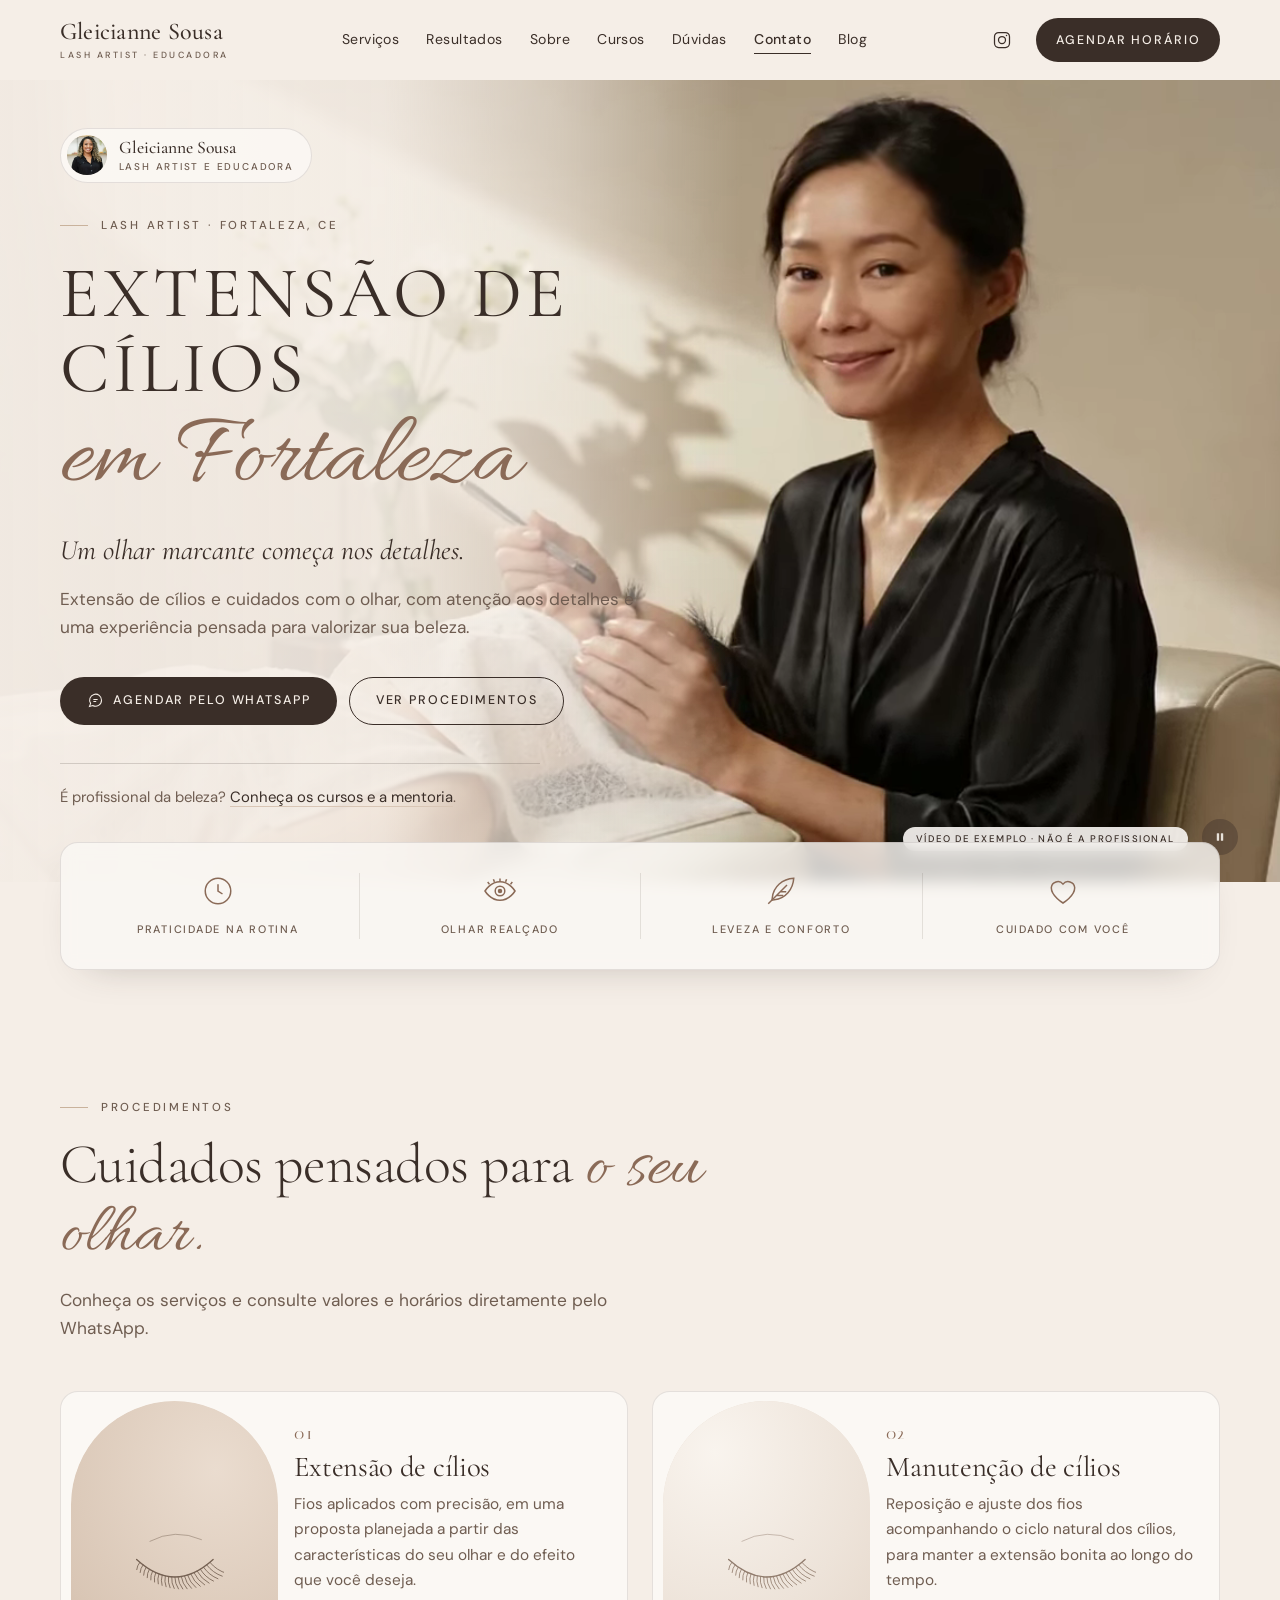
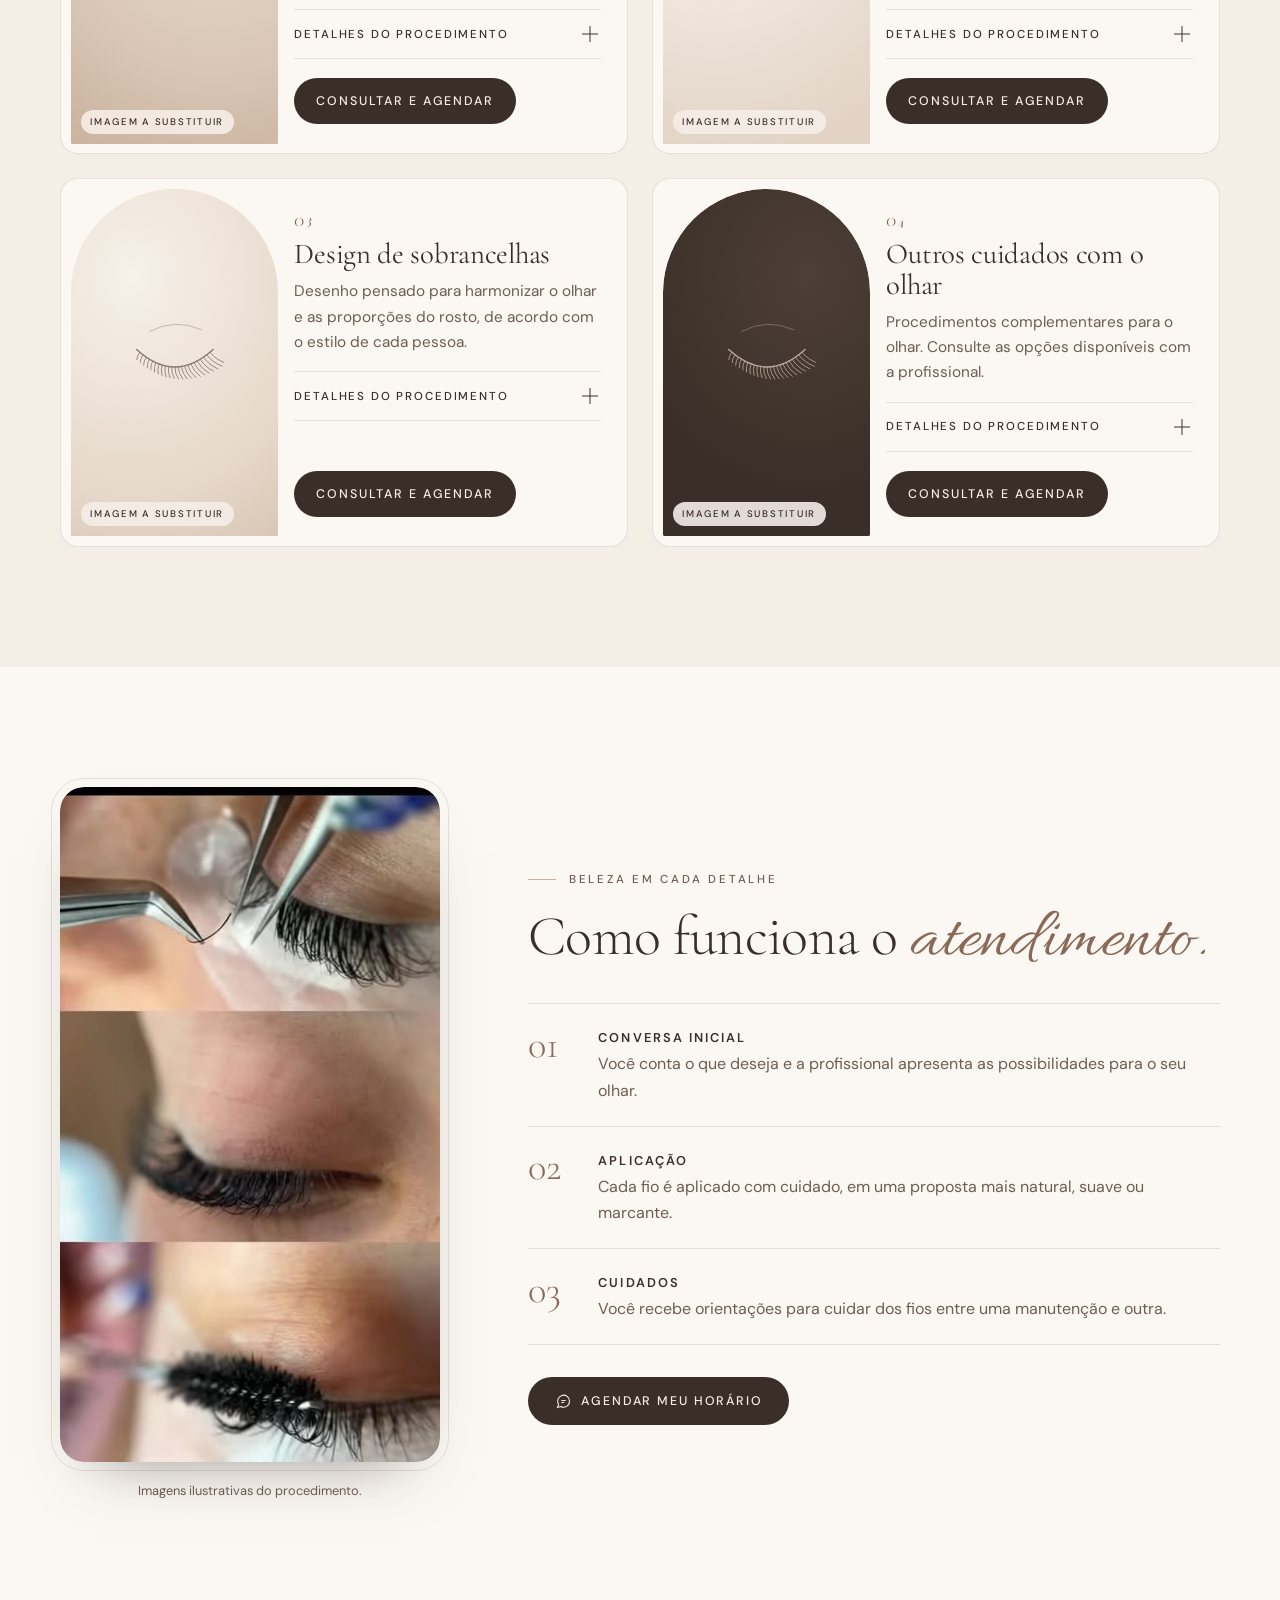
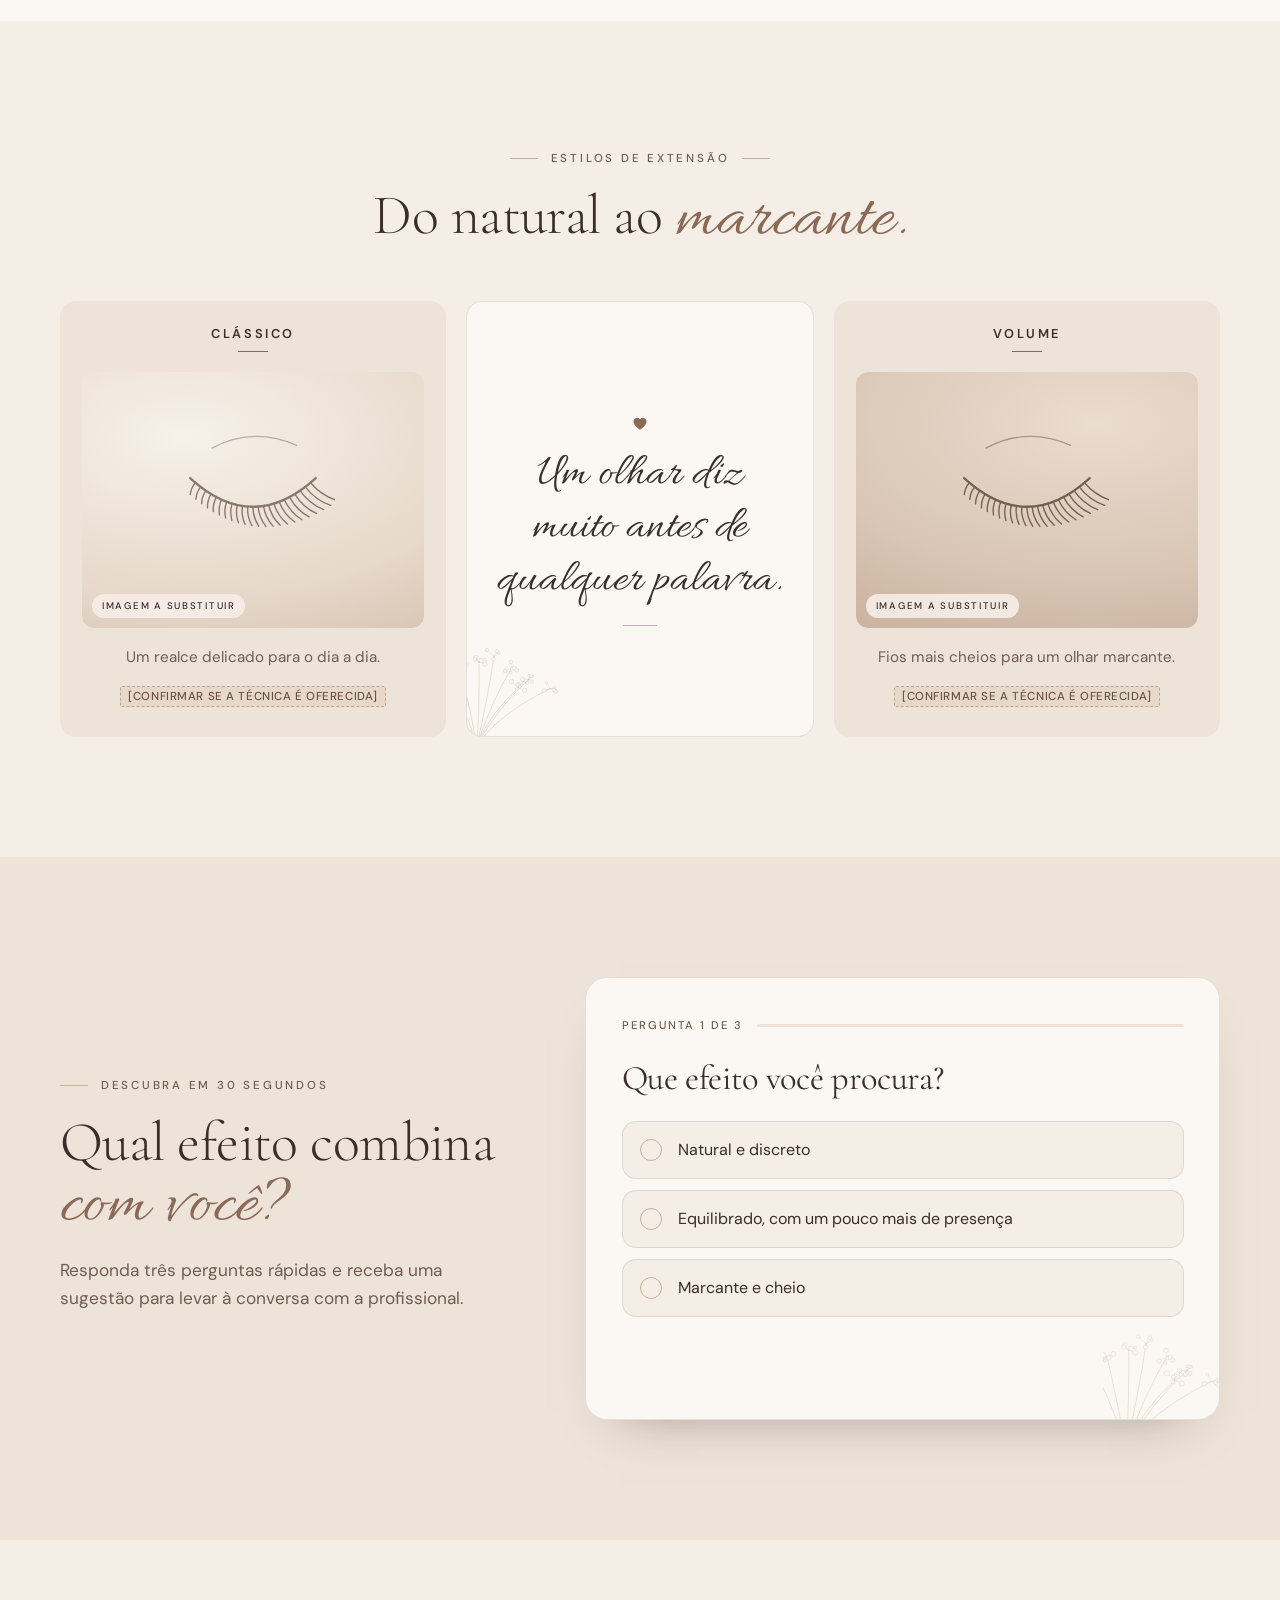
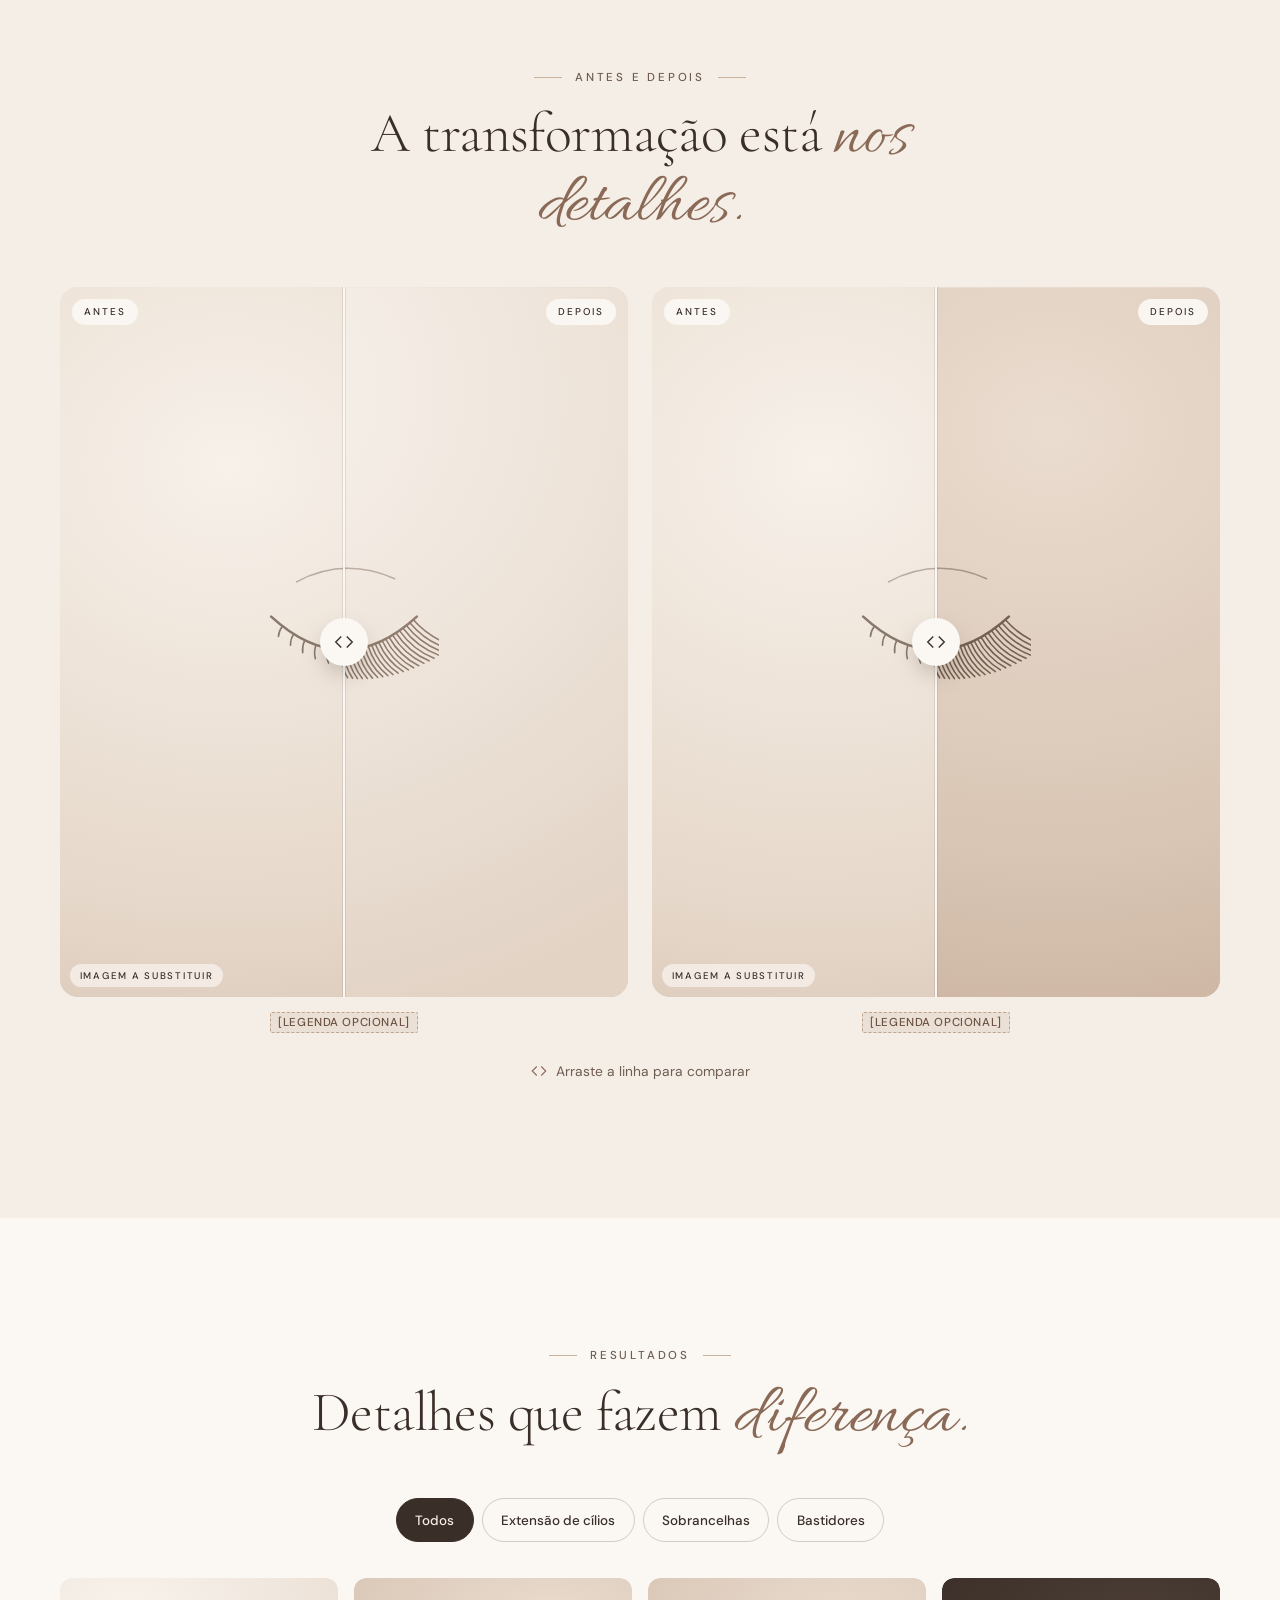
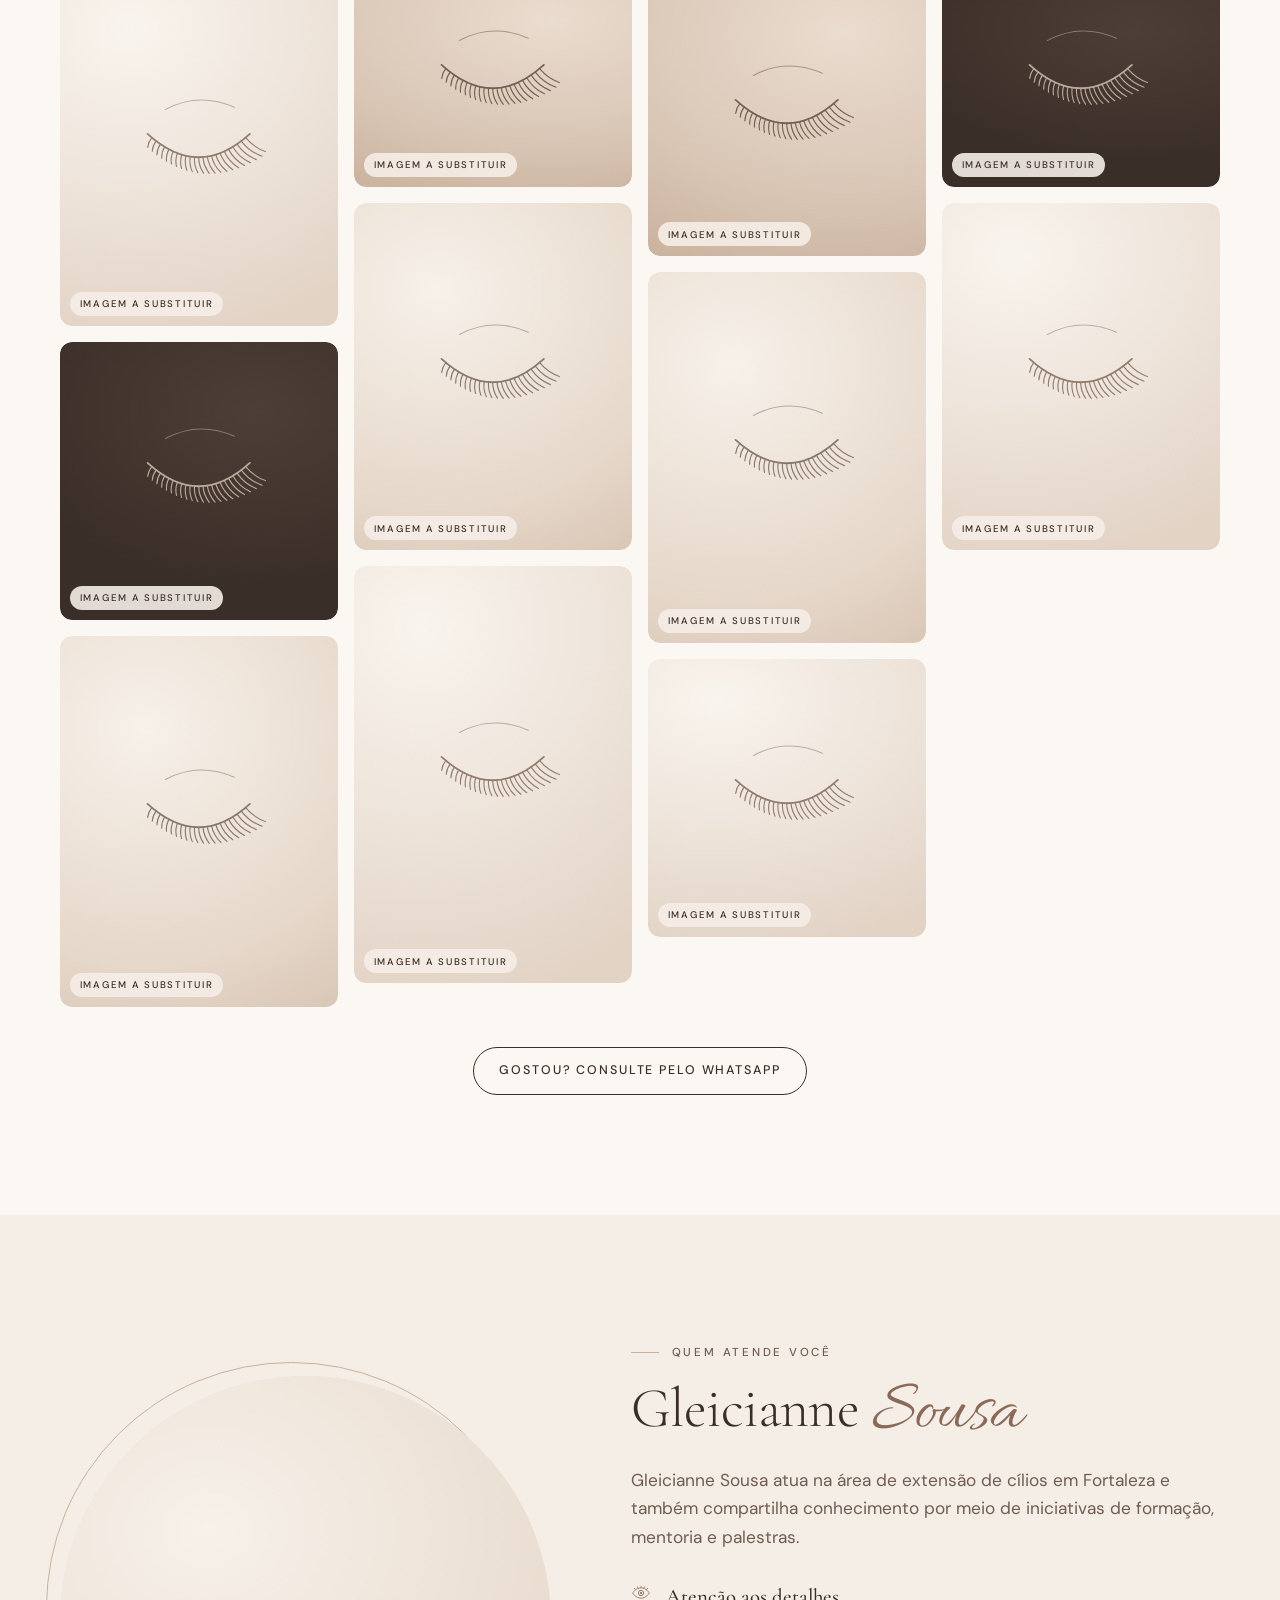
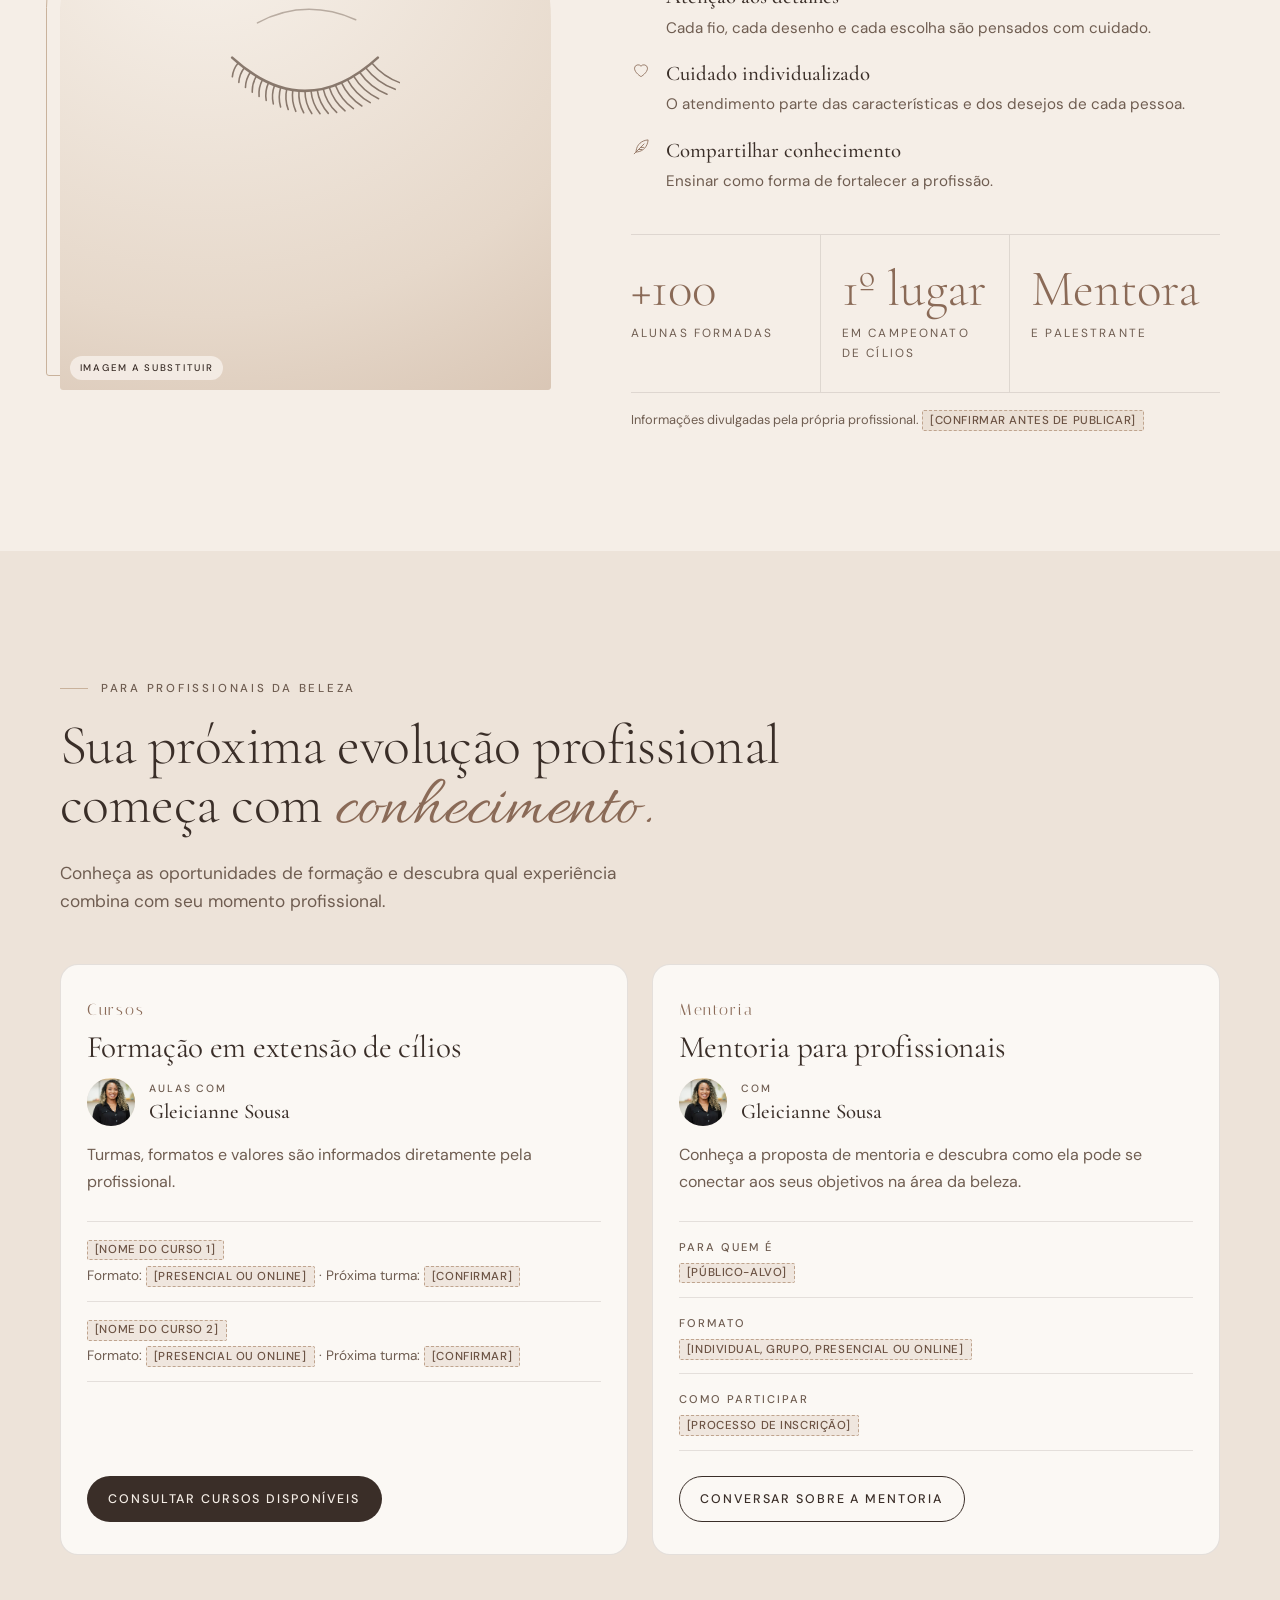
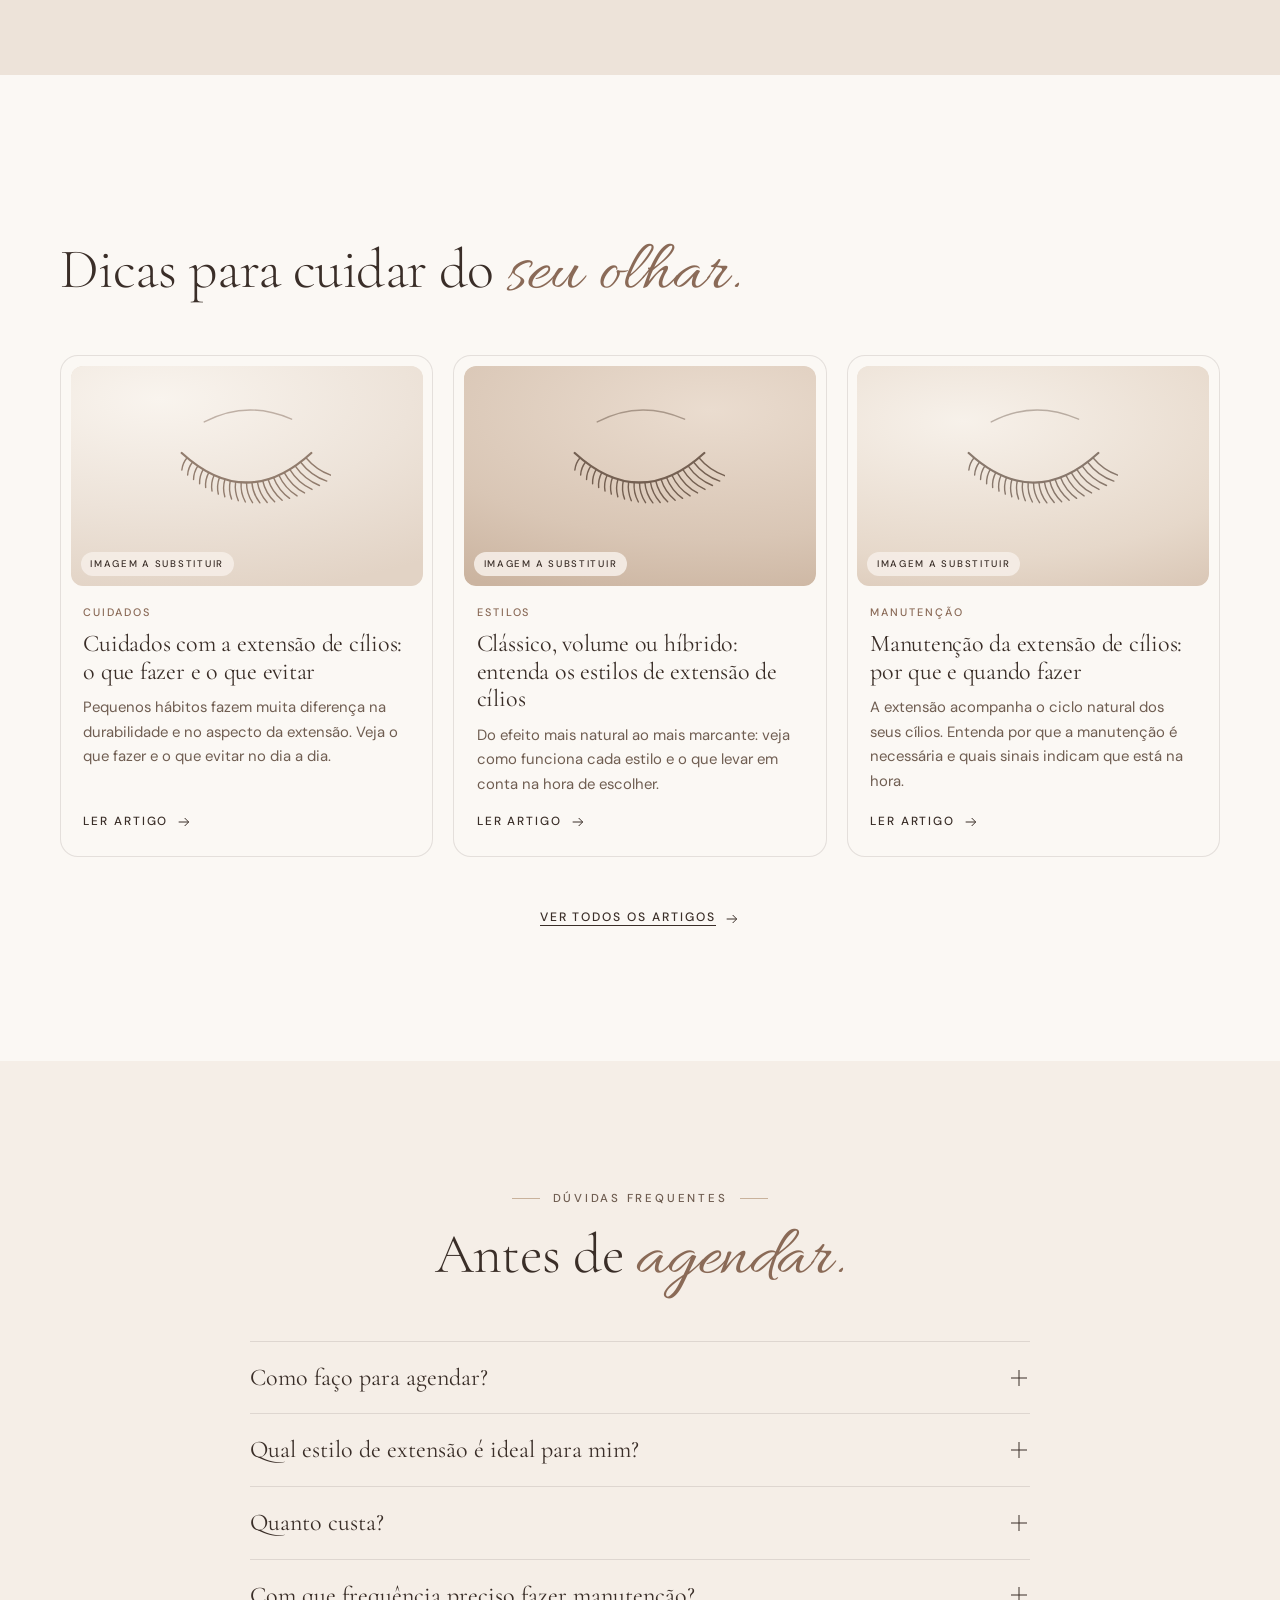
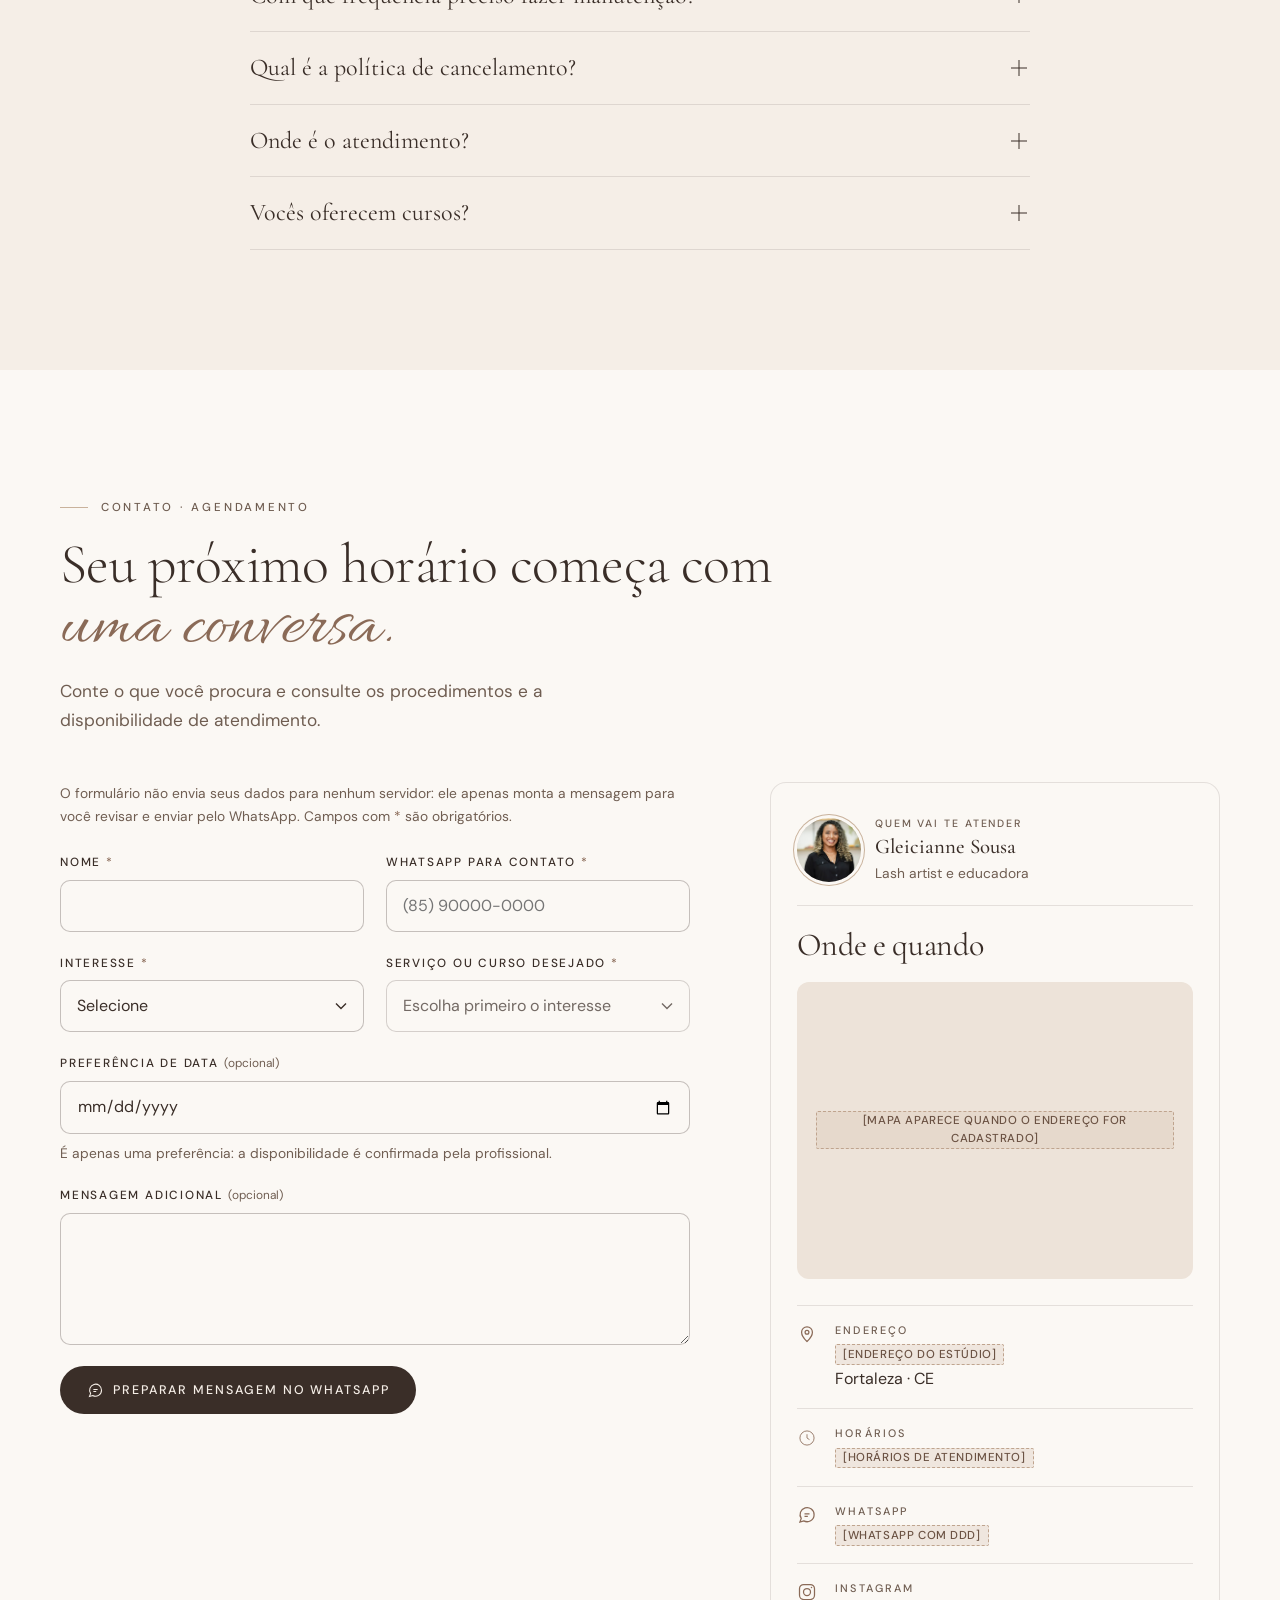
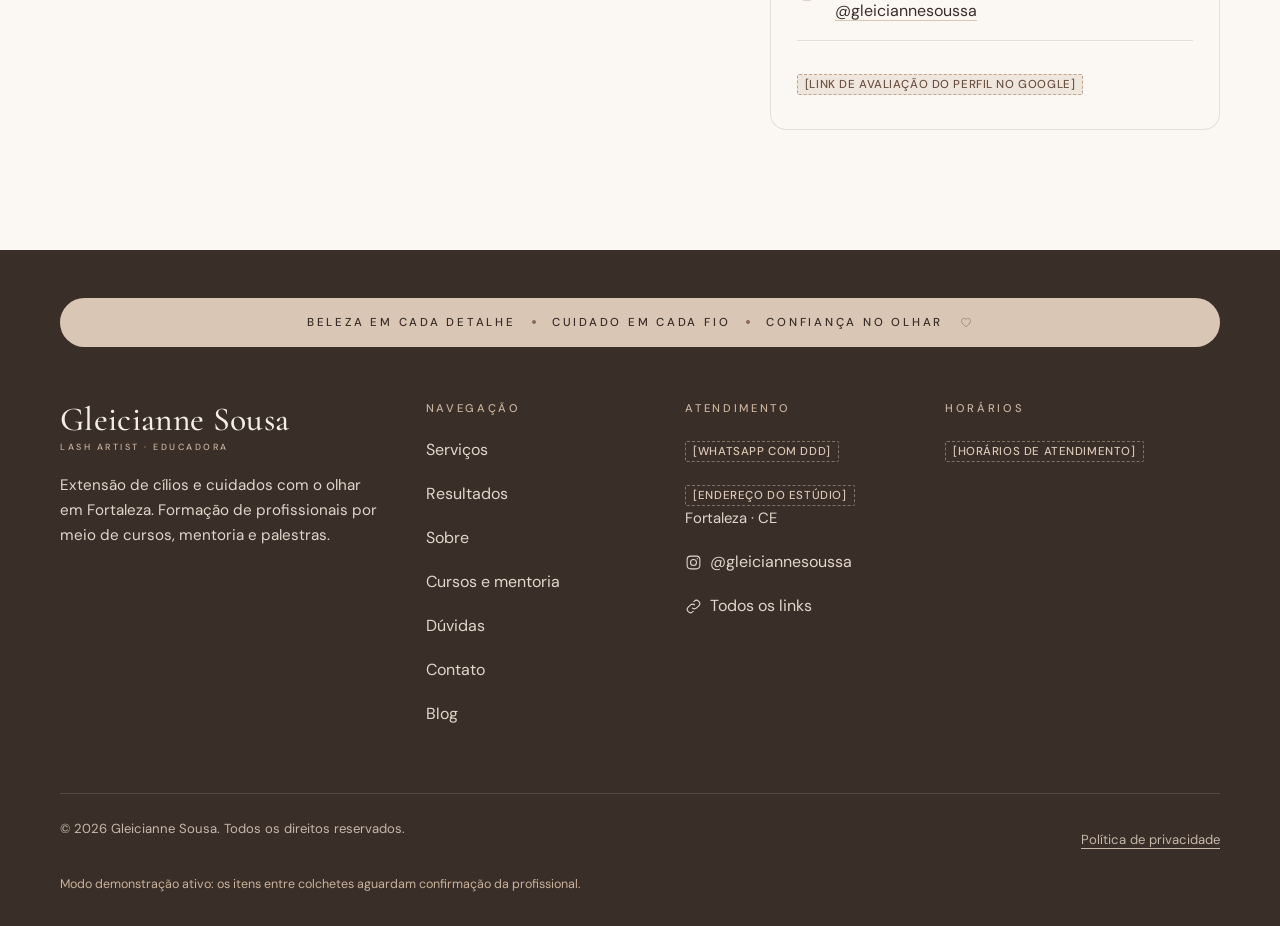
<file: index.html>
<!DOCTYPE html>
<html lang="pt-BR" data-path="">
<head>
<!-- METADADOS E SEO — landing page de destino do Perfil da Empresa no Google e do Google Ads -->
<meta charset="UTF-8">
<meta name="viewport" content="width=device-width, initial-scale=1">
<title>Extensão de Cílios em Fortaleza | Gleicianne Sousa</title>
<meta name="description" content="Extensão de cílios, manutenção e design de sobrancelhas em Fortaleza com Gleicianne Sousa. Veja os resultados e agende pelo WhatsApp.">
<meta name="theme-color" content="#F5EEE7">
<meta name="robots" content="index, follow">
<meta name="format-detection" content="telephone=no">
<meta property="og:type" content="website">
<meta property="og:locale" content="pt_BR">
<meta property="og:site_name" content="Gleicianne Sousa">
<meta property="og:title" content="Extensão de Cílios em Fortaleza | Gleicianne Sousa">
<meta property="og:description" content="Extensão de cílios, manutenção e design de sobrancelhas em Fortaleza com Gleicianne Sousa. Veja os resultados e agende pelo WhatsApp.">
<!-- og:url, og:image e favicon são definidos via CONFIG.seo quando houver domínio e arquivos oficiais -->
<meta name="twitter:card" content="summary_large_image">
<script>document.documentElement.classList.add('js');</script>
<link rel="preconnect" href="https://fonts.googleapis.com">
<link rel="preconnect" href="https://fonts.gstatic.com" crossorigin>
<link href="https://fonts.googleapis.com/css2?family=Cormorant+Garamond:ital,wght@0,300;0,400;0,500;0,600;1,300;1,400;1,500&family=DM+Sans:opsz,wght@9..40,400;9..40,500;9..40,600&family=Italiana&family=Allura&display=swap" rel="stylesheet">

<link rel="stylesheet" href="assets/style.css">
</head>

<body>
<!-- =========================================================
     ESTRUTURA — landing page única (destino do Perfil da Empresa
     no Google e de futuras campanhas do Google Ads).
     Textos ficam em HTML estático (indexável e rápido).
     Dados comerciais (telefone, endereço, horários, preços,
     links, imagens) vêm do objeto CONFIG no fim do arquivo.
     ========================================================= -->
<a class="skip-link" href="#conteudo">Pular para o conteúdo</a>

<header class="site-header" id="siteHeader">
  <div class="container header-inner">
    <a class="brand" href="#inicio" aria-label="Gleicianne Sousa — início">
      <span class="brand-name">Gleicianne Sousa</span>
      <span class="brand-sig">LASH ARTIST · EDUCADORA</span>
    </a>
    <nav class="nav-desktop" aria-label="Seções da página">
      <ul>
        <li><a href="#servicos" data-nav="servicos">Serviços</a></li>
        <li><a href="#resultados" data-nav="resultados">Resultados</a></li>
        <li><a href="#sobre" data-nav="sobre">Sobre</a></li>
        <li><a href="#formacao" data-nav="formacao">Cursos</a></li>
        <li><a href="#duvidas" data-nav="duvidas">Dúvidas</a></li>
        <li><a href="#contato" data-nav="contato">Contato</a></li>
        <li><a href="blog/index.html">Blog</a></li>
      </ul>
    </nav>
    <div class="header-actions">
      <a class="icon-btn" href="https://instagram.com/gleiciannesoussa" data-href="instagram" target="_blank" rel="noopener" aria-label="Instagram (abre em nova aba)" data-track="instagram"><span data-icon="instagram"></span></a>
      <a class="btn btn--primary header-cta" href="#contato" data-wa="schedule" data-track="whatsapp">Agendar horário</a>
      <button class="icon-btn menu-toggle" type="button" id="menuToggle" aria-controls="mobileMenu" aria-expanded="false" aria-label="Abrir menu"><span data-icon="menu"></span></button>
    </div>
  </div>
  <nav class="mobile-menu" id="mobileMenu" aria-label="Menu" hidden>
    <ul>
      <li><a href="#servicos" data-nav="servicos">Serviços<span data-icon="arrow"></span></a></li>
      <li><a href="#resultados" data-nav="resultados">Resultados<span data-icon="arrow"></span></a></li>
      <li><a href="#sobre" data-nav="sobre">Sobre<span data-icon="arrow"></span></a></li>
      <li><a href="#formacao" data-nav="formacao">Cursos e mentoria<span data-icon="arrow"></span></a></li>
      <li><a href="#duvidas" data-nav="duvidas">Dúvidas<span data-icon="arrow"></span></a></li>
      <li><a href="#contato" data-nav="contato">Contato<span data-icon="arrow"></span></a></li>
      <li><a href="blog/index.html">Blog<span data-icon="arrow"></span></a></li>
    </ul>
    <div class="btn-row">
      <a class="btn btn--primary" href="#contato" data-wa="schedule" data-track="whatsapp"><span data-icon="chat"></span>Agendar horário</a>
      <a class="btn btn--ghost" href="https://instagram.com/gleiciannesoussa" data-href="instagram" target="_blank" rel="noopener" data-track="instagram"><span data-icon="instagram"></span>Instagram</a>
    </div>
  </nav>
</header>

<main id="conteudo" tabindex="-1">

  <!-- ===================== HERO ===================== -->
  <section class="hero" id="inicio" aria-labelledby="t-hero" data-vid-scope>
    <div class="hero-bg" data-hero-bg aria-hidden="true"></div>
    <div data-deco="leaves"></div>
    <div class="container hero-grid">
      <div class="hero-copy">
        <p class="hero-host reveal" hidden><span data-avatar="40"></span><span><strong>Gleicianne Sousa</strong><span>Lash artist e educadora</span></span></p>
        <p class="eyebrow reveal">Lash artist · Fortaleza, CE</p>
        <h1 class="display reveal" id="t-hero">Extensão de cílios <em class="accent">em Fortaleza</em></h1>
        <p class="hero-tagline reveal">Um olhar marcante começa nos detalhes.</p>
        <p class="lead reveal">Extensão de cílios e cuidados com o olhar, com atenção aos detalhes e uma experiência pensada para valorizar sua beleza.</p>
        <div class="btn-row reveal">
          <a class="btn btn--primary" href="#contato" data-wa="schedule" data-track="whatsapp"><span data-icon="chat"></span>Agendar pelo WhatsApp</a>
          <a class="btn btn--ghost" href="#servicos">Ver procedimentos</a>
        </div>
        <p class="hero-note reveal">É profissional da beleza? <a href="#formacao">Conheça os cursos e a mentoria</a>.</p>
      </div>
      <div class="hero-visual hero-visual--portrait reveal">
        <div class="hero-frame" aria-hidden="true"></div>
        <div class="hero-main" data-img="images.heroPortrait" data-video="images.heroPortraitVideo" data-eager></div>
        <p class="hero-name"><strong>Gleicianne Sousa</strong><span>Lash artist · Educadora</span></p>
        <div class="hero-badge" aria-hidden="true" data-deco="badge"></div>
        <div data-deco="gypso"></div>
      </div>
    </div>
  </section>

  <div class="benefits-wrap">
    <div class="container">
      <ul class="benefits reveal" aria-label="Diferenciais do atendimento">
        <li><span data-icon="clock"></span><span>Praticidade na rotina</span></li>
        <li><span data-icon="eye"></span><span>Olhar realçado</span></li>
        <li><span data-icon="feather"></span><span>Leveza e conforto</span></li>
        <li><span data-icon="heart"></span><span>Cuidado com você</span></li>
      </ul>
    </div>
  </div>

  <!-- ===================== SERVIÇOS ===================== -->
  <section class="section" id="servicos" aria-labelledby="t-servicos">
    <div class="container">
      <div class="section-head">
        <p class="eyebrow reveal">Procedimentos</p>
        <h2 class="h2 reveal" id="t-servicos">Cuidados pensados para <em class="accent">o seu olhar.</em></h2>
        <p class="lead reveal">Conheça os serviços e consulte valores e horários diretamente pelo WhatsApp.</p>
      </div>
      <div class="svc-grid">
        <article class="svc-card reveal" data-svc="extensao">
          <div class="svc-img" data-img="services.extensao.image" data-label="Extensão de cílios"></div>
          <div class="svc-card-body">
            <span class="card-num">01</span>
            <h3>Extensão de cílios</h3>
            <p>Fios aplicados com precisão, em uma proposta planejada a partir das características do seu olhar e do efeito que você deseja.</p>
            <details class="svc-more"><summary>Detalhes do procedimento<span class="acc-plus" aria-hidden="true"></span></summary><dl class="meta-list meta-list--compact" data-svc-details="extensao"></dl></details>
            <a class="btn btn--primary btn--sm" href="#contato" data-wa="service" data-wa-arg="extensão de cílios" data-track="whatsapp">Consultar e agendar</a>
          </div>
        </article>
        <article class="svc-card reveal" data-svc="manutencao">
          <div class="svc-img" data-img="services.manutencao.image" data-label="Manutenção de cílios"></div>
          <div class="svc-card-body">
            <span class="card-num">02</span>
            <h3>Manutenção de cílios</h3>
            <p>Reposição e ajuste dos fios acompanhando o ciclo natural dos cílios, para manter a extensão bonita ao longo do tempo.</p>
            <details class="svc-more"><summary>Detalhes do procedimento<span class="acc-plus" aria-hidden="true"></span></summary><dl class="meta-list meta-list--compact" data-svc-details="manutencao"></dl></details>
            <a class="btn btn--primary btn--sm" href="#contato" data-wa="service" data-wa-arg="manutenção de cílios" data-track="whatsapp">Consultar e agendar</a>
          </div>
        </article>
        <article class="svc-card reveal" data-svc="sobrancelhas">
          <div class="svc-img" data-img="services.sobrancelhas.image" data-label="Design de sobrancelhas"></div>
          <div class="svc-card-body">
            <span class="card-num">03</span>
            <h3>Design de sobrancelhas</h3>
            <p>Desenho pensado para harmonizar o olhar e as proporções do rosto, de acordo com o estilo de cada pessoa.</p>
            <details class="svc-more"><summary>Detalhes do procedimento<span class="acc-plus" aria-hidden="true"></span></summary><dl class="meta-list meta-list--compact" data-svc-details="sobrancelhas"></dl></details>
            <a class="btn btn--primary btn--sm" href="#contato" data-wa="service" data-wa-arg="design de sobrancelhas" data-track="whatsapp">Consultar e agendar</a>
          </div>
        </article>
        <article class="svc-card reveal" data-svc="outros" data-optional>
          <div class="svc-img" data-img="services.outros.image" data-label="Outros cuidados com o olhar"></div>
          <div class="svc-card-body">
            <span class="card-num">04</span>
            <h3>Outros cuidados com o olhar</h3>
            <p>Procedimentos complementares para o olhar. Consulte as opções disponíveis com a profissional.</p>
            <details class="svc-more"><summary>Detalhes do procedimento<span class="acc-plus" aria-hidden="true"></span></summary><dl class="meta-list meta-list--compact" data-svc-details="outros"></dl></details>
            <a class="btn btn--primary btn--sm" href="#contato" data-wa="service" data-wa-arg="outros cuidados com o olhar" data-track="whatsapp">Consultar e agendar</a>
          </div>
        </article>
      </div>
    </div>
  </section>

  <!-- ===================== COMO FUNCIONA ===================== -->
  <section class="section section--white" id="como-funciona" aria-labelledby="t-detalhe">
    <div class="container process">
      <figure class="process-video reveal">
        <div class="reel" data-img="images.heroVideoPoster" data-video="images.heroVideo" data-lazy-video data-label="Vídeo do procedimento de extensão de cílios"></div>
        <figcaption data-video-caption></figcaption>
      </figure>
      <div class="process-body">
        <p class="eyebrow reveal">Beleza em cada detalhe</p>
        <h2 class="h2 reveal" id="t-detalhe">Como funciona o <em class="accent">atendimento.</em></h2>
        <ol class="process-steps">
          <li class="reveal"><span class="n" aria-hidden="true">01</span><div><h3>Conversa inicial</h3><p>Você conta o que deseja e a profissional apresenta as possibilidades para o seu olhar.</p></div></li>
          <li class="reveal"><span class="n" aria-hidden="true">02</span><div><h3>Aplicação</h3><p>Cada fio é aplicado com cuidado, em uma proposta mais natural, suave ou marcante.</p></div></li>
          <li class="reveal"><span class="n" aria-hidden="true">03</span><div><h3>Cuidados</h3><p>Você recebe orientações para cuidar dos fios entre uma manutenção e outra.</p></div></li>
        </ol>
        <div class="reveal"><a class="btn btn--primary" href="#contato" data-wa="schedule" data-track="whatsapp"><span data-icon="chat"></span>Agendar meu horário</a></div>
      </div>
    </div>
  </section>

  <!-- ===================== ESTILOS ===================== -->
  <section class="section" id="estilos" aria-labelledby="t-estilos" data-styles-section>
    <div class="container">
      <div class="section-head center">
        <p class="eyebrow reveal">Estilos de extensão</p>
        <h2 class="h2 reveal" id="t-estilos">Do natural ao <em class="accent">marcante.</em></h2>
      </div>
      <div class="styles">
        <article class="style-card reveal" data-style="0">
          <h3>Clássico</h3>
          <div data-img="styles.0.image" data-ratio="4/3" data-label="Extensão de cílios estilo clássico" style="margin-bottom:1.1rem"></div>
          <p>Um realce delicado para o dia a dia.</p>
        </article>
        <figure class="quote-card reveal" style="margin:0">
          <span data-icon="heartFill"></span>
          <blockquote>Um olhar diz muito antes de qualquer palavra.</blockquote>
          <span class="rule" aria-hidden="true"></span>
          <div data-deco="gypso"></div>
        </figure>
        <article class="style-card reveal" data-style="1">
          <h3>Volume</h3>
          <div data-img="styles.1.image" data-ratio="4/3" data-label="Extensão de cílios estilo volume" style="margin-bottom:1.1rem"></div>
          <p>Fios mais cheios para um olhar marcante.</p>
        </article>
      </div>
    </div>
  </section>

  <!-- ===================== QUIZ ===================== -->
  <section class="section section--blush" id="quiz" aria-labelledby="t-quiz">
    <div class="container quiz-wrap">
      <div class="section-head">
        <p class="eyebrow reveal">Descubra em 30 segundos</p>
        <h2 class="h2 reveal" id="t-quiz">Qual efeito combina <em class="accent">com você?</em></h2>
        <p class="lead reveal">Responda três perguntas rápidas e receba uma sugestão para levar à conversa com a profissional.</p>
      </div>
      <div class="quiz-card reveal" id="quizApp" aria-live="polite">
        <p class="muted">Ative o JavaScript para fazer o quiz, ou fale direto pelo <a href="#contato">contato</a>.</p>
      </div>
    </div>
  </section>

  <!-- ===================== ANTES E DEPOIS ===================== -->
  <section class="section" id="antes-depois" aria-labelledby="t-ba">
    <div class="container">
      <div class="section-head center">
        <p class="eyebrow reveal">Antes e depois</p>
        <h2 class="h2 reveal" id="t-ba">A transformação está <em class="accent">nos detalhes.</em></h2>
      </div>
      <div class="ba-grid" data-ba></div>
      <p class="ba-hint reveal"><span data-icon="swap"></span>Arraste a linha para comparar</p>
    </div>
  </section>

  <!-- ===================== RESULTADOS ===================== -->
  <section class="section section--white" id="resultados" aria-labelledby="t-resultados">
    <div class="container">
      <div class="section-head center">
        <p class="eyebrow reveal">Resultados</p>
        <h2 class="h2 reveal" id="t-resultados">Detalhes que fazem <em class="accent">diferença.</em></h2>
      </div>
      <div class="filters" role="group" aria-label="Filtrar resultados por categoria" style="justify-content:center">
        <button type="button" class="chip" data-filter="todos" aria-pressed="true">Todos</button>
        <button type="button" class="chip" data-filter="cilios" aria-pressed="false">Extensão de cílios</button>
        <button type="button" class="chip" data-filter="sobrancelhas" aria-pressed="false">Sobrancelhas</button>
        <button type="button" class="chip" data-filter="bastidores" aria-pressed="false">Bastidores</button>
      </div>
      <p class="sr-only" id="filterStatus" aria-live="polite"></p>
      <div class="masonry" data-gallery id="portfolioGrid"></div>
      <p class="g-empty" id="galleryEmpty" hidden>Ainda não há imagens nesta categoria.</p>
      <div class="section-foot"><a class="btn btn--ghost" href="#contato" data-wa="portfolio" data-track="whatsapp">Gostou? Consulte pelo WhatsApp</a></div>
    </div>
  </section>

  <!-- ===================== SOBRE ===================== -->
  <section class="section" id="sobre" aria-labelledby="t-sobre">
    <div class="container split split--wide-text">
      <div class="portrait reveal"><div data-img="images.portrait" data-ratio="4/5" data-label="Gleicianne Sousa no estúdio" class="arch"></div></div>
      <div>
        <p class="eyebrow reveal">Quem atende você</p>
        <h2 class="h2 reveal" id="t-sobre">Gleicianne <em class="accent">Sousa</em></h2>
        <p class="lead reveal">Gleicianne Sousa atua na área de extensão de cílios em Fortaleza e também compartilha conhecimento por meio de iniciativas de formação, mentoria e palestras.</p>
        <ul class="about-points reveal">
          <li><span data-icon="eye"></span><div><strong>Atenção aos detalhes</strong><span>Cada fio, cada desenho e cada escolha são pensados com cuidado.</span></div></li>
          <li><span data-icon="heart"></span><div><strong>Cuidado individualizado</strong><span>O atendimento parte das características e dos desejos de cada pessoa.</span></div></li>
          <li><span data-icon="feather"></span><div><strong>Compartilhar conhecimento</strong><span>Ensinar como forma de fortalecer a profissão.</span></div></li>
        </ul>
        <div class="reveal" data-creds></div>
      </div>
    </div>
  </section>

  <!-- ===================== FORMAÇÃO ===================== -->
  <section class="section section--blush" id="formacao" aria-labelledby="t-formacao">
    <div class="container">
      <div class="section-head">
        <p class="eyebrow reveal">Para profissionais da beleza</p>
        <h2 class="h2 reveal" id="t-formacao">Sua próxima evolução profissional começa com <em class="accent">conhecimento.</em></h2>
        <p class="lead reveal">Conheça as oportunidades de formação e descubra qual experiência combina com seu momento profissional.</p>
      </div>
      <div class="edu-grid">
        <article class="edu-card reveal">
          <span class="card-num">Cursos</span>
          <h3>Formação em extensão de cílios</h3>
          <div class="host"><span data-avatar="48"></span><div class="host-text"><small>Aulas com</small><strong>Gleicianne Sousa</strong></div></div>
          <p>Turmas, formatos e valores são informados diretamente pela profissional.</p>
          <ul class="course-list" data-courses></ul>
          <a class="btn btn--primary btn--sm" href="#contato" data-wa="courses" data-track="whatsapp">Consultar cursos disponíveis</a>
        </article>
        <article class="edu-card reveal">
          <span class="card-num">Mentoria</span>
          <h3>Mentoria para profissionais</h3>
          <div class="host"><span data-avatar="48"></span><div class="host-text"><small>Com</small><strong>Gleicianne Sousa</strong></div></div>
          <p>Conheça a proposta de mentoria e descubra como ela pode se conectar aos seus objetivos na área da beleza.</p>
          <dl class="meta-list meta-list--compact" data-mentoring></dl>
          <a class="btn btn--ghost btn--sm" href="#contato" data-wa="mentoring" data-track="whatsapp">Conversar sobre a mentoria</a>
        </article>
      </div>
    </div>
  </section>

  <!-- ===================== BLOG ===================== -->
  <section class="section section--white" id="blog" aria-labelledby="t-blog">
    <div class="container">
      <div class="section-head">
        <p class="eyebrow reveal">Blog</p>
        <h2 class="h2 reveal" id="t-blog">Dicas para cuidar do <em class="accent">seu olhar.</em></h2>
      </div>
      <div class="post-cards">
        <a class="post-card reveal" href="blog/cuidados-extensao-de-cilios.html">
          <div data-img="blog.cuidados-extensao-de-cilios"></div>
          <div class="post-card-body">
            <span class="cat">Cuidados</span>
            <h3>Cuidados com a extensão de cílios: o que fazer e o que evitar</h3>
            <p>Pequenos hábitos fazem muita diferença na durabilidade e no aspecto da extensão. Veja o que fazer e o que evitar no dia a dia.</p>
            <span class="more">Ler artigo<span data-icon="arrow"></span></span>
          </div>
        </a><a class="post-card reveal" href="blog/estilos-extensao-de-cilios-classico-volume-hibrido.html">
          <div data-img="blog.estilos-extensao-de-cilios-classico-volume-hibrido"></div>
          <div class="post-card-body">
            <span class="cat">Estilos</span>
            <h3>Clássico, volume ou híbrido: entenda os estilos de extensão de cílios</h3>
            <p>Do efeito mais natural ao mais marcante: veja como funciona cada estilo e o que levar em conta na hora de escolher.</p>
            <span class="more">Ler artigo<span data-icon="arrow"></span></span>
          </div>
        </a><a class="post-card reveal" href="blog/manutencao-extensao-de-cilios.html">
          <div data-img="blog.manutencao-extensao-de-cilios"></div>
          <div class="post-card-body">
            <span class="cat">Manutenção</span>
            <h3>Manutenção da extensão de cílios: por que e quando fazer</h3>
            <p>A extensão acompanha o ciclo natural dos seus cílios. Entenda por que a manutenção é necessária e quais sinais indicam que está na hora.</p>
            <span class="more">Ler artigo<span data-icon="arrow"></span></span>
          </div>
        </a>
      </div>
      <div class="section-foot"><a class="link-arrow" href="blog/index.html"><span>Ver todos os artigos</span><span data-icon="arrow"></span></a></div>
    </div>
  </section>

  <!-- ===================== DÚVIDAS ===================== -->
  <section class="section" id="duvidas" aria-labelledby="t-duvidas">
    <div class="container faq-wrap">
      <div class="section-head center">
        <p class="eyebrow reveal">Dúvidas frequentes</p>
        <h2 class="h2 reveal" id="t-duvidas">Antes de <em class="accent">agendar.</em></h2>
      </div>
      <div class="acc reveal">
        <details><summary>Como faço para agendar?<span class="acc-plus" aria-hidden="true"></span></summary>
          <div class="acc-body">Pelo WhatsApp: conte qual procedimento você deseja e a profissional informa os horários disponíveis. Você também pode usar o <a href="#contato">formulário de contato</a> para preparar sua mensagem.</div></details>
        <details><summary>Qual estilo de extensão é ideal para mim?<span class="acc-plus" aria-hidden="true"></span></summary>
          <div class="acc-body">Depende das características do seu olhar e do efeito que você deseja. A indicação é feita na conversa inicial com a profissional.</div></details>
        <details><summary>Quanto custa?<span class="acc-plus" aria-hidden="true"></span></summary>
          <div class="acc-body">Os valores variam conforme o procedimento escolhido e são informados pelo WhatsApp.</div></details>
        <details><summary>Com que frequência preciso fazer manutenção?<span class="acc-plus" aria-hidden="true"></span></summary>
          <div class="acc-body"><span data-cfg="policies.maintenance" data-ph="POLÍTICA DE MANUTENÇÃO" data-neutral="O intervalo de manutenção é orientado pela profissional após o procedimento."></span></div></details>
        <details><summary>Qual é a política de cancelamento?<span class="acc-plus" aria-hidden="true"></span></summary>
          <div class="acc-body"><span data-cfg="policies.cancellation" data-ph="POLÍTICA DE CANCELAMENTO" data-neutral="As condições de remarcação e cancelamento são informadas no momento do agendamento."></span></div></details>
        <details><summary>Onde é o atendimento?<span class="acc-plus" aria-hidden="true"></span></summary>
          <div class="acc-body"><span data-cfg="@address" data-ph="ENDEREÇO DO ESTÚDIO" data-neutral="Em Fortaleza, CE. O endereço é informado no agendamento."></span></div></details>
        <details><summary>Vocês oferecem cursos?<span class="acc-plus" aria-hidden="true"></span></summary>
          <div class="acc-body">Sim. Gleicianne também atua na formação de profissionais. Veja a seção <a href="#formacao">Cursos e mentoria</a>.</div></details>
      </div>
    </div>
  </section>

  <!-- ===================== CONTATO ===================== -->
  <section class="section section--white" id="contato" aria-labelledby="t-contato">
    <div class="container">
      <div class="section-head">
        <p class="eyebrow reveal">Contato · Agendamento</p>
        <h2 class="h2 reveal" id="t-contato">Seu próximo horário começa com <em class="accent">uma conversa.</em></h2>
        <p class="lead reveal">Conte o que você procura e consulte os procedimentos e a disponibilidade de atendimento.</p>
      </div>
      <div class="contact-grid">
        <div class="reveal">
          <p class="form-hint" style="margin-bottom:1.6rem">O formulário não envia seus dados para nenhum servidor: ele apenas monta a mensagem para você revisar e enviar pelo WhatsApp. Campos com <span class="req" aria-hidden="true">*</span> são obrigatórios.</p>
          <form class="form" id="contactForm" novalidate>
            <div class="form-row">
              <div class="field">
                <label for="f-nome">Nome <span class="req" aria-hidden="true">*</span></label>
                <input class="input" id="f-nome" name="nome" type="text" autocomplete="name" required aria-describedby="e-nome">
                <span class="err" id="e-nome"></span>
              </div>
              <div class="field">
                <label for="f-whats">WhatsApp para contato <span class="req" aria-hidden="true">*</span></label>
                <input class="input" id="f-whats" name="whatsapp" type="tel" inputmode="tel" autocomplete="tel-national" placeholder="(85) 90000-0000" required aria-describedby="e-whats">
                <span class="err" id="e-whats"></span>
              </div>
            </div>
            <div class="form-row">
              <div class="field">
                <label for="f-interesse">Interesse <span class="req" aria-hidden="true">*</span></label>
                <select class="input" id="f-interesse" name="interesse" required aria-describedby="e-interesse">
                  <option value="">Selecione</option>
                  <option value="Procedimento">Procedimento</option>
                  <option value="Curso">Curso</option>
                  <option value="Mentoria">Mentoria</option>
                  <option value="Outro">Outro</option>
                </select>
                <span class="err" id="e-interesse"></span>
              </div>
              <div class="field" id="wrap-servico">
                <label for="f-servico" id="l-servico">Serviço ou curso desejado <span class="req" aria-hidden="true">*</span></label>
                <select class="input" id="f-servico" name="servico" aria-describedby="e-servico" disabled>
                  <option value="">Escolha primeiro o interesse</option>
                </select>
                <span class="err" id="e-servico"></span>
              </div>
            </div>
            <div class="field">
              <label for="f-data">Preferência de data <span class="opt">(opcional)</span></label>
              <input class="input" id="f-data" name="data" type="date" aria-describedby="h-data">
              <span class="form-hint" id="h-data">É apenas uma preferência: a disponibilidade é confirmada pela profissional.</span>
            </div>
            <div class="field">
              <label for="f-msg">Mensagem adicional <span class="opt" id="opt-msg">(opcional)</span></label>
              <textarea class="input" id="f-msg" name="mensagem" maxlength="600" aria-describedby="e-msg"></textarea>
              <span class="err" id="e-msg"></span>
            </div>
            <div><button class="btn btn--primary" type="submit" id="f-submit"><span data-icon="chat"></span><span>Preparar mensagem no WhatsApp</span></button></div>
            <div class="form-status" id="formStatus" role="status" aria-live="polite" tabindex="-1"></div>
          </form>
        </div>

        <aside class="aside reveal" aria-labelledby="t-aside">
          <div class="host"><span data-avatar="64" data-ring></span><div class="host-text"><small>Quem vai te atender</small><strong>Gleicianne Sousa</strong><span>Lash artist e educadora</span></div></div>
          <h3 class="h3" id="t-aside" style="margin-bottom:1.2rem">Onde e quando</h3>
          <div class="map-box" id="mapBox"></div>
          <ul class="info-list" id="infoList"></ul>
          <div class="btn-row" id="asideActions"></div>
        </aside>
      </div>
    </div>
  </section>
</main>

<footer class="site-footer" id="siteFooter">
  <div class="container">
    <p class="tagline-pill"><span>Beleza em cada detalhe</span><span class="dot" aria-hidden="true"></span><span>Cuidado em cada fio</span><span class="dot" aria-hidden="true"></span><span>Confiança no olhar</span><span data-icon="heart"></span></p>
    <div class="footer-grid">
      <div class="footer-brand">
        <a class="brand" href="#inicio"><span class="brand-name">Gleicianne Sousa</span><span class="brand-sig">LASH ARTIST · EDUCADORA</span></a>
        <p>Extensão de cílios e cuidados com o olhar em Fortaleza. Formação de profissionais por meio de cursos, mentoria e palestras.</p>
      </div>
      <nav aria-label="Rodapé">
        <h2>Navegação</h2>
        <ul>
          <li><a href="#servicos">Serviços</a></li>
          <li><a href="#resultados">Resultados</a></li>
          <li><a href="#sobre">Sobre</a></li>
          <li><a href="#formacao">Cursos e mentoria</a></li>
          <li><a href="#duvidas">Dúvidas</a></li>
          <li><a href="#contato">Contato</a></li>
          <li><a href="blog/index.html">Blog</a></li>
        </ul>
      </nav>
      <div>
        <h2>Atendimento</h2>
        <ul id="footerContact"></ul>
      </div>
      <div>
        <h2>Horários</h2>
        <ul id="footerHours"></ul>
      </div>
    </div>
    <div class="footer-bottom">
      <span>© <span id="year">2026</span> Gleicianne Sousa. Todos os direitos reservados.</span>
      <button type="button" class="link-btn" data-open-privacy>Política de privacidade</button>
      <span class="demo-note" id="demoNote" hidden>Modo demonstração ativo: os itens entre colchetes aguardam confirmação da profissional.</span>
    </div>
  </div>
</footer>

<!-- Barra fixa de ações no celular -->
<nav class="mbar" aria-label="Ações rápidas">
  <a class="primary" href="#contato" data-wa="schedule" data-track="whatsapp"><span data-icon="chat"></span>WhatsApp</a>
  <a href="#" data-href="tel" data-track="call" hidden><span data-icon="phone"></span>Ligar</a>
  <a href="#" data-href="directions" data-track="directions" hidden><span data-icon="pin"></span>Como chegar</a>
</nav>

<!-- Galeria ampliada -->
<div class="lightbox" id="lightbox" role="dialog" aria-modal="true" aria-label="Visualização ampliada da imagem" hidden>
  <div class="lb-top">
    <span class="lb-counter" id="lbCounter"></span>
    <button class="lb-btn" type="button" id="lbClose" aria-label="Fechar visualização"><span data-icon="close"></span></button>
  </div>
  <div class="lb-stage" id="lbStage"></div>
  <div class="lb-bottom">
    <button class="lb-btn" type="button" id="lbPrev" aria-label="Imagem anterior"><span data-icon="prev"></span></button>
    <p class="lb-caption" id="lbCaption" aria-live="polite"></p>
    <button class="lb-btn" type="button" id="lbNext" aria-label="Próxima imagem"><span data-icon="next"></span></button>
  </div>
</div>

<!-- Aviso de cookies (exibido apenas quando o rastreamento estiver configurado) -->
<div class="consent" id="consent" role="dialog" aria-label="Preferências de cookies" hidden>
  <p>Usamos cookies do Google para medir visitas e o desempenho de anúncios. Você pode aceitar ou recusar. <button type="button" class="link-btn" data-open-privacy style="min-height:0">Saiba mais</button>.</p>
  <div class="btn-row">
    <button type="button" class="btn btn--primary" data-consent="granted">Aceitar</button>
    <button type="button" class="btn btn--ghost" data-consent="denied">Recusar</button>
  </div>
</div>

<!-- Política de privacidade (modelo: revisar com a profissional antes de publicar) -->
<dialog class="modal" id="privacy" aria-labelledby="t-privacy">
  <div class="modal-head">
    <h2 id="t-privacy">Política de privacidade</h2>
    <button type="button" class="icon-btn" data-close-privacy aria-label="Fechar"><span data-icon="close"></span></button>
  </div>
  <div class="modal-body">
    <p id="privacyDemo" hidden><span class="ph">[MODELO: REVISAR COM A PROFISSIONAL ANTES DE PUBLICAR]</span></p>
    <h3>Formulário de contato</h3>
    <p>O formulário deste site não envia nem armazena seus dados em servidores. Ele apenas prepara uma mensagem que você revisa e envia, se quiser, pelo seu próprio WhatsApp.</p>
    <h3>Cookies e medição</h3>
    <p>Com o seu consentimento, este site pode usar ferramentas do Google (como Google Analytics e Google Ads) para medir visitas e o desempenho de anúncios. Você pode recusar sem prejuízo ao uso do site.</p>
    <h3>Serviços de terceiros</h3>
    <p>Links para WhatsApp, Instagram e Google Maps levam a serviços de terceiros, que têm políticas próprias. O mapa só é carregado se você clicar para exibi-lo.</p>
    <h3>Contato</h3>
    <p>Para dúvidas sobre seus dados, fale com Gleicianne Sousa pelos canais de atendimento informados nesta página.</p>
  </div>
</dialog>

<div class="sr-only" aria-live="polite" id="srAnnounce"></div>

<script src="assets/config.js"></script>
<script src="assets/site.js"></script>
</body>
</html>
</file>
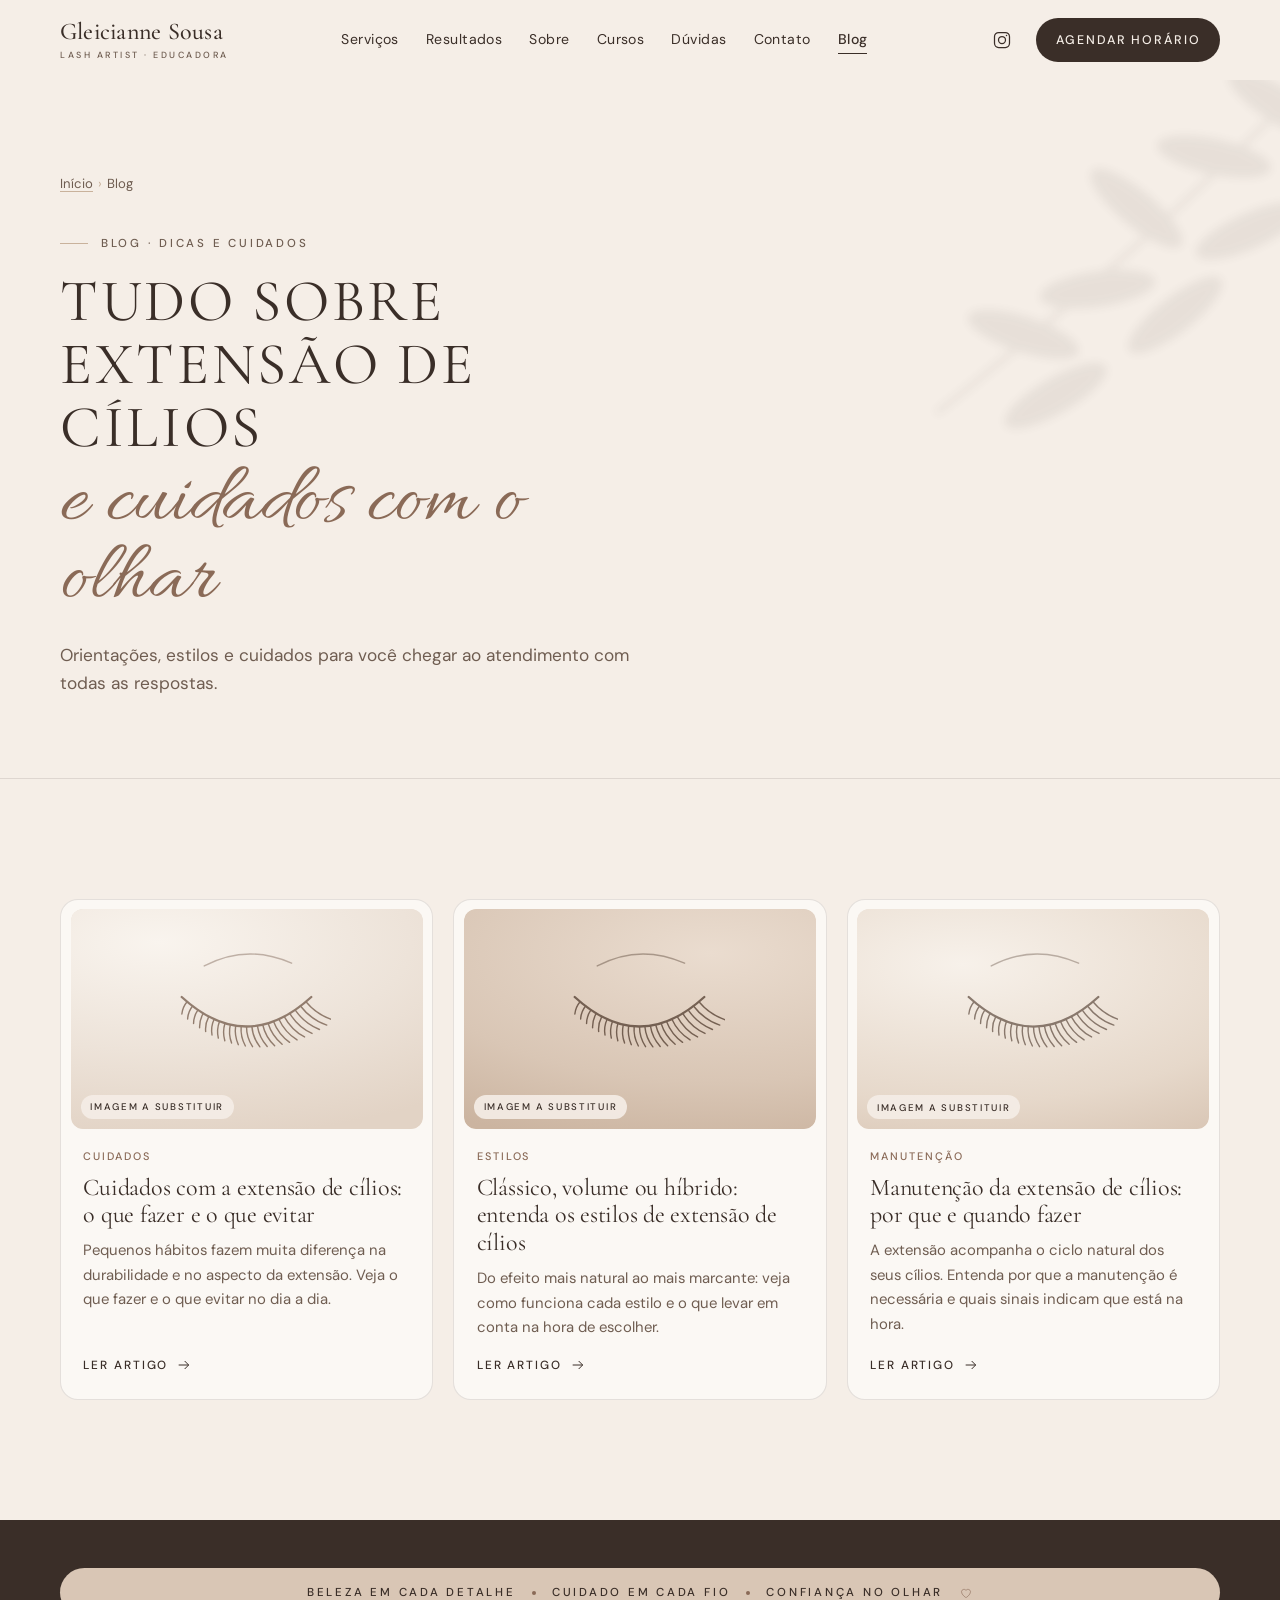
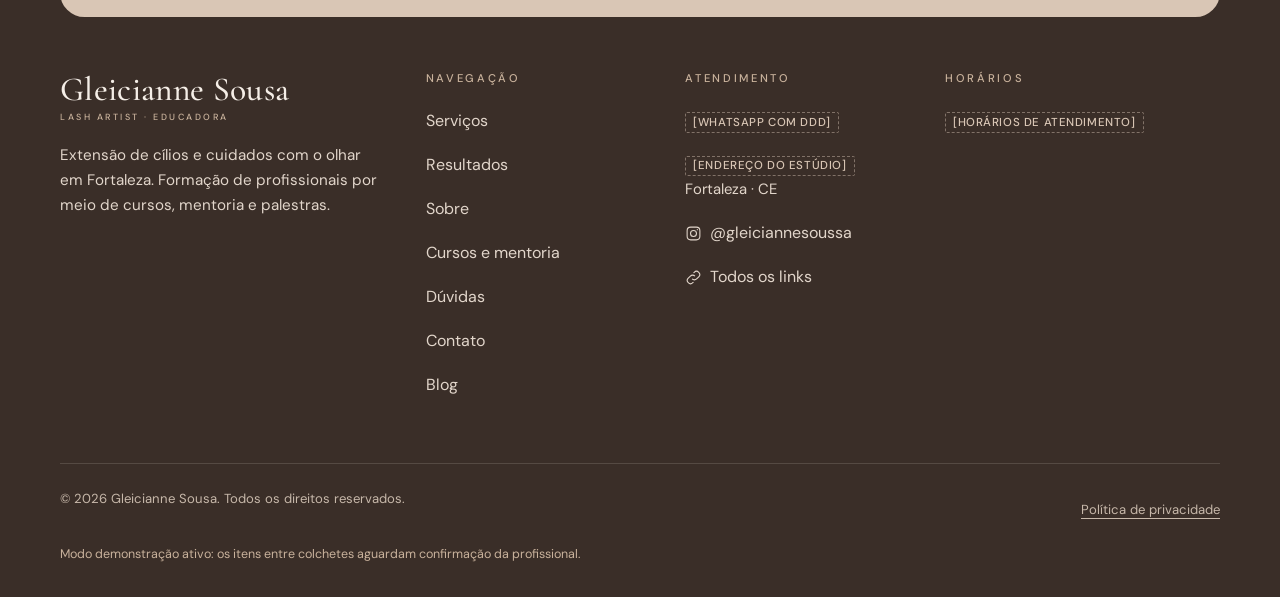
<file: blog/index.html>
<!DOCTYPE html>
<html lang="pt-BR" data-path="blog/">
<head>
<!-- METADADOS E SEO — landing page de destino do Perfil da Empresa no Google e do Google Ads -->
<meta charset="UTF-8">
<meta name="viewport" content="width=device-width, initial-scale=1">
<title>Blog sobre Extensão de Cílios | Gleicianne Sousa</title>
<meta name="description" content="Dicas sobre extensão de cílios: cuidados no dia a dia, estilos, manutenção e mais, por Gleicianne Sousa, lash artist em Fortaleza.">
<meta name="theme-color" content="#F5EEE7">
<meta name="robots" content="index, follow">
<meta name="format-detection" content="telephone=no">
<meta property="og:type" content="website">
<meta property="og:locale" content="pt_BR">
<meta property="og:site_name" content="Gleicianne Sousa">
<meta property="og:title" content="Blog sobre Extensão de Cílios | Gleicianne Sousa">
<meta property="og:description" content="Dicas sobre extensão de cílios: cuidados no dia a dia, estilos, manutenção e mais, por Gleicianne Sousa, lash artist em Fortaleza.">
<!-- og:url, og:image e favicon são definidos via CONFIG.seo quando houver domínio e arquivos oficiais -->
<meta name="twitter:card" content="summary_large_image">
<script>document.documentElement.classList.add('js');</script>
<link rel="preconnect" href="https://fonts.googleapis.com">
<link rel="preconnect" href="https://fonts.gstatic.com" crossorigin>
<link href="https://fonts.googleapis.com/css2?family=Cormorant+Garamond:ital,wght@0,300;0,400;0,500;0,600;1,300;1,400;1,500&family=DM+Sans:opsz,wght@9..40,400;9..40,500;9..40,600&family=Italiana&family=Allura&display=swap" rel="stylesheet">

<link rel="stylesheet" href="../assets/style.css">
</head>

<body>
<a class="skip-link" href="#conteudo">Pular para o conteúdo</a>

<header class="site-header" id="siteHeader">
  <div class="container header-inner">
    <a class="brand" href="../index.html" aria-label="Gleicianne Sousa — início">
      <span class="brand-name">Gleicianne Sousa</span>
      <span class="brand-sig">LASH ARTIST · EDUCADORA</span>
    </a>
    <nav class="nav-desktop" aria-label="Seções da página">
      <ul>
        <li><a href="../index.html#servicos" data-nav="servicos">Serviços</a></li>
        <li><a href="../index.html#resultados" data-nav="resultados">Resultados</a></li>
        <li><a href="../index.html#sobre" data-nav="sobre">Sobre</a></li>
        <li><a href="../index.html#formacao" data-nav="formacao">Cursos</a></li>
        <li><a href="../index.html#duvidas" data-nav="duvidas">Dúvidas</a></li>
        <li><a href="../index.html#contato" data-nav="contato">Contato</a></li>
        <li><a href="index.html" aria-current="page">Blog</a></li>
      </ul>
    </nav>
    <div class="header-actions">
      <a class="icon-btn" href="https://instagram.com/gleiciannesoussa" data-href="instagram" target="_blank" rel="noopener" aria-label="Instagram (abre em nova aba)" data-track="instagram"><span data-icon="instagram"></span></a>
      <a class="btn btn--primary header-cta" href="../index.html#contato" data-wa="schedule" data-track="whatsapp">Agendar horário</a>
      <button class="icon-btn menu-toggle" type="button" id="menuToggle" aria-controls="mobileMenu" aria-expanded="false" aria-label="Abrir menu"><span data-icon="menu"></span></button>
    </div>
  </div>
  <nav class="mobile-menu" id="mobileMenu" aria-label="Menu" hidden>
    <ul>
      <li><a href="../index.html#servicos" data-nav="servicos">Serviços<span data-icon="arrow"></span></a></li>
      <li><a href="../index.html#resultados" data-nav="resultados">Resultados<span data-icon="arrow"></span></a></li>
      <li><a href="../index.html#sobre" data-nav="sobre">Sobre<span data-icon="arrow"></span></a></li>
      <li><a href="../index.html#formacao" data-nav="formacao">Cursos e mentoria<span data-icon="arrow"></span></a></li>
      <li><a href="../index.html#duvidas" data-nav="duvidas">Dúvidas<span data-icon="arrow"></span></a></li>
      <li><a href="../index.html#contato" data-nav="contato">Contato<span data-icon="arrow"></span></a></li>
      <li><a href="index.html">Blog<span data-icon="arrow"></span></a></li>
    </ul>
    <div class="btn-row">
      <a class="btn btn--primary" href="../index.html#contato" data-wa="schedule" data-track="whatsapp"><span data-icon="chat"></span>Agendar horário</a>
      <a class="btn btn--ghost" href="https://instagram.com/gleiciannesoussa" data-href="instagram" target="_blank" rel="noopener" data-track="instagram"><span data-icon="instagram"></span>Instagram</a>
    </div>
  </nav>
</header>

<main id="conteudo" tabindex="-1">

  <section class="page-hero">
    <div data-deco="leaves"></div>
    <div class="container">
      <nav class="breadcrumb" aria-label="Você está em"><ol><li><a href="../index.html">Início</a></li><li aria-current="page">Blog</li></ol></nav>
      <p class="eyebrow">Blog · Dicas e cuidados</p>
      <h1 id="page-title">Tudo sobre extensão de cílios <em class="accent">e cuidados com o olhar</em></h1>
      <p class="lead">Orientações, estilos e cuidados para você chegar ao atendimento com todas as respostas.</p>
    </div>
  </section>
  <section class="section">
    <div class="container">
      <div class="post-cards"><a class="post-card reveal" href="cuidados-extensao-de-cilios.html">
          <div data-img="blog.cuidados-extensao-de-cilios"></div>
          <div class="post-card-body">
            <span class="cat">Cuidados</span>
            <h3>Cuidados com a extensão de cílios: o que fazer e o que evitar</h3>
            <p>Pequenos hábitos fazem muita diferença na durabilidade e no aspecto da extensão. Veja o que fazer e o que evitar no dia a dia.</p>
            <span class="more">Ler artigo<span data-icon="arrow"></span></span>
          </div>
        </a><a class="post-card reveal" href="estilos-extensao-de-cilios-classico-volume-hibrido.html">
          <div data-img="blog.estilos-extensao-de-cilios-classico-volume-hibrido"></div>
          <div class="post-card-body">
            <span class="cat">Estilos</span>
            <h3>Clássico, volume ou híbrido: entenda os estilos de extensão de cílios</h3>
            <p>Do efeito mais natural ao mais marcante: veja como funciona cada estilo e o que levar em conta na hora de escolher.</p>
            <span class="more">Ler artigo<span data-icon="arrow"></span></span>
          </div>
        </a><a class="post-card reveal" href="manutencao-extensao-de-cilios.html">
          <div data-img="blog.manutencao-extensao-de-cilios"></div>
          <div class="post-card-body">
            <span class="cat">Manutenção</span>
            <h3>Manutenção da extensão de cílios: por que e quando fazer</h3>
            <p>A extensão acompanha o ciclo natural dos seus cílios. Entenda por que a manutenção é necessária e quais sinais indicam que está na hora.</p>
            <span class="more">Ler artigo<span data-icon="arrow"></span></span>
          </div>
        </a></div>
    </div>
  </section>
</main>

<footer class="site-footer" id="siteFooter">
  <div class="container">
    <p class="tagline-pill"><span>Beleza em cada detalhe</span><span class="dot" aria-hidden="true"></span><span>Cuidado em cada fio</span><span class="dot" aria-hidden="true"></span><span>Confiança no olhar</span><span data-icon="heart"></span></p>
    <div class="footer-grid">
      <div class="footer-brand">
        <a class="brand" href="../index.html"><span class="brand-name">Gleicianne Sousa</span><span class="brand-sig">LASH ARTIST · EDUCADORA</span></a>
        <p>Extensão de cílios e cuidados com o olhar em Fortaleza. Formação de profissionais por meio de cursos, mentoria e palestras.</p>
      </div>
      <nav aria-label="Rodapé">
        <h2>Navegação</h2>
        <ul>
          <li><a href="../index.html#servicos">Serviços</a></li>
          <li><a href="../index.html#resultados">Resultados</a></li>
          <li><a href="../index.html#sobre">Sobre</a></li>
          <li><a href="../index.html#formacao">Cursos e mentoria</a></li>
          <li><a href="../index.html#duvidas">Dúvidas</a></li>
          <li><a href="../index.html#contato">Contato</a></li>
          <li><a href="index.html">Blog</a></li>
        </ul>
      </nav>
      <div>
        <h2>Atendimento</h2>
        <ul id="footerContact"></ul>
      </div>
      <div>
        <h2>Horários</h2>
        <ul id="footerHours"></ul>
      </div>
    </div>
    <div class="footer-bottom">
      <span>© <span id="year">2026</span> Gleicianne Sousa. Todos os direitos reservados.</span>
      <button type="button" class="link-btn" data-open-privacy>Política de privacidade</button>
      <span class="demo-note" id="demoNote" hidden>Modo demonstração ativo: os itens entre colchetes aguardam confirmação da profissional.</span>
    </div>
  </div>
</footer>
<!-- Barra fixa de ações no celular -->
<nav class="mbar" aria-label="Ações rápidas">
  <a class="primary" href="../index.html#contato" data-wa="schedule" data-track="whatsapp"><span data-icon="chat"></span>WhatsApp</a>
  <a href="#" data-href="tel" data-track="call" hidden><span data-icon="phone"></span>Ligar</a>
  <a href="#" data-href="directions" data-track="directions" hidden><span data-icon="pin"></span>Como chegar</a>
</nav>

<!-- Aviso de cookies (exibido apenas quando o rastreamento estiver configurado) -->
<div class="consent" id="consent" role="dialog" aria-label="Preferências de cookies" hidden>
  <p>Usamos cookies do Google para medir visitas e o desempenho de anúncios. Você pode aceitar ou recusar. <button type="button" class="link-btn" data-open-privacy style="min-height:0">Saiba mais</button>.</p>
  <div class="btn-row">
    <button type="button" class="btn btn--primary" data-consent="granted">Aceitar</button>
    <button type="button" class="btn btn--ghost" data-consent="denied">Recusar</button>
  </div>
</div>

<!-- Política de privacidade (modelo: revisar com a profissional antes de publicar) -->
<dialog class="modal" id="privacy" aria-labelledby="t-privacy">
  <div class="modal-head">
    <h2 id="t-privacy">Política de privacidade</h2>
    <button type="button" class="icon-btn" data-close-privacy aria-label="Fechar"><span data-icon="close"></span></button>
  </div>
  <div class="modal-body">
    <p id="privacyDemo" hidden><span class="ph">[MODELO: REVISAR COM A PROFISSIONAL ANTES DE PUBLICAR]</span></p>
    <h3>Formulário de contato</h3>
    <p>O formulário deste site não envia nem armazena seus dados em servidores. Ele apenas prepara uma mensagem que você revisa e envia, se quiser, pelo seu próprio WhatsApp.</p>
    <h3>Cookies e medição</h3>
    <p>Com o seu consentimento, este site pode usar ferramentas do Google (como Google Analytics e Google Ads) para medir visitas e o desempenho de anúncios. Você pode recusar sem prejuízo ao uso do site.</p>
    <h3>Serviços de terceiros</h3>
    <p>Links para WhatsApp, Instagram e Google Maps levam a serviços de terceiros, que têm políticas próprias. O mapa só é carregado se você clicar para exibi-lo.</p>
    <h3>Contato</h3>
    <p>Para dúvidas sobre seus dados, fale com Gleicianne Sousa pelos canais de atendimento informados nesta página.</p>
  </div>
</dialog>

<div class="sr-only" aria-live="polite" id="srAnnounce"></div>

<script src="../assets/config.js"></script>
<script src="../assets/site.js"></script>
</body>
</html>
</file>
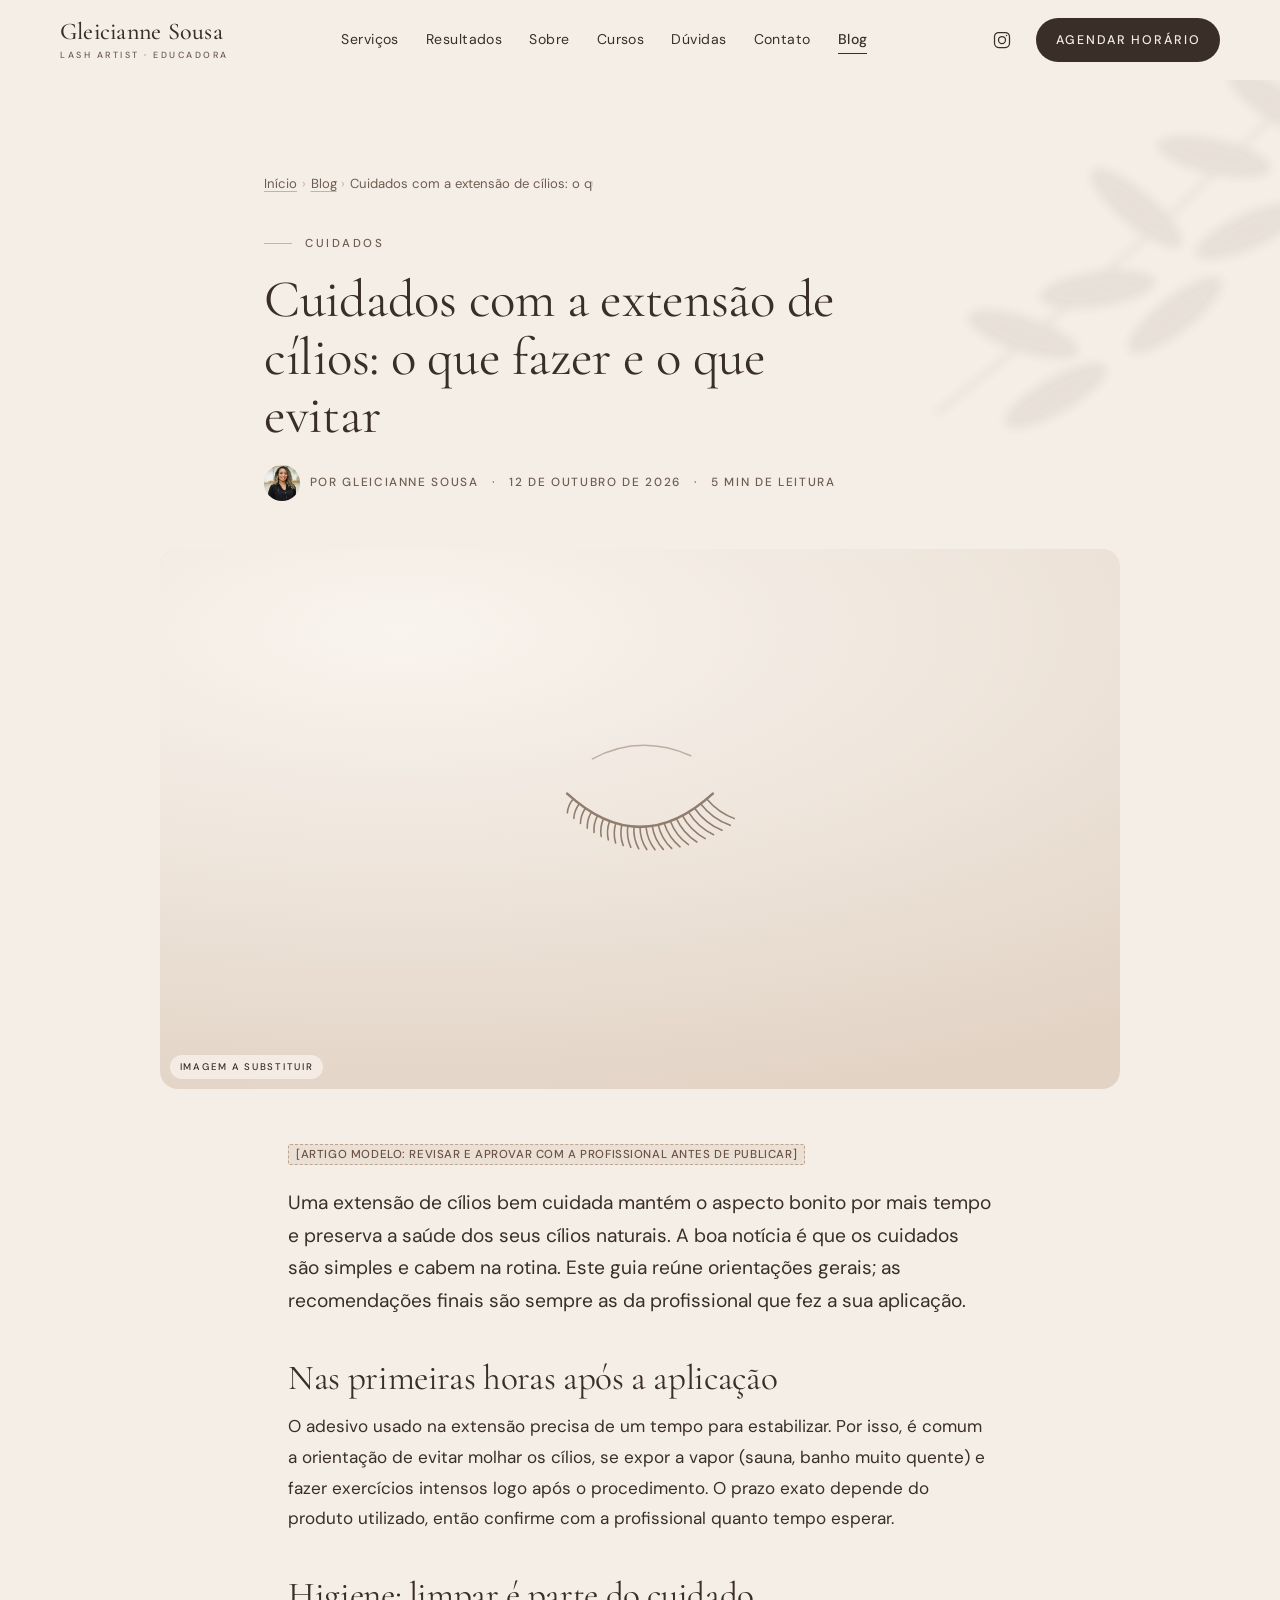
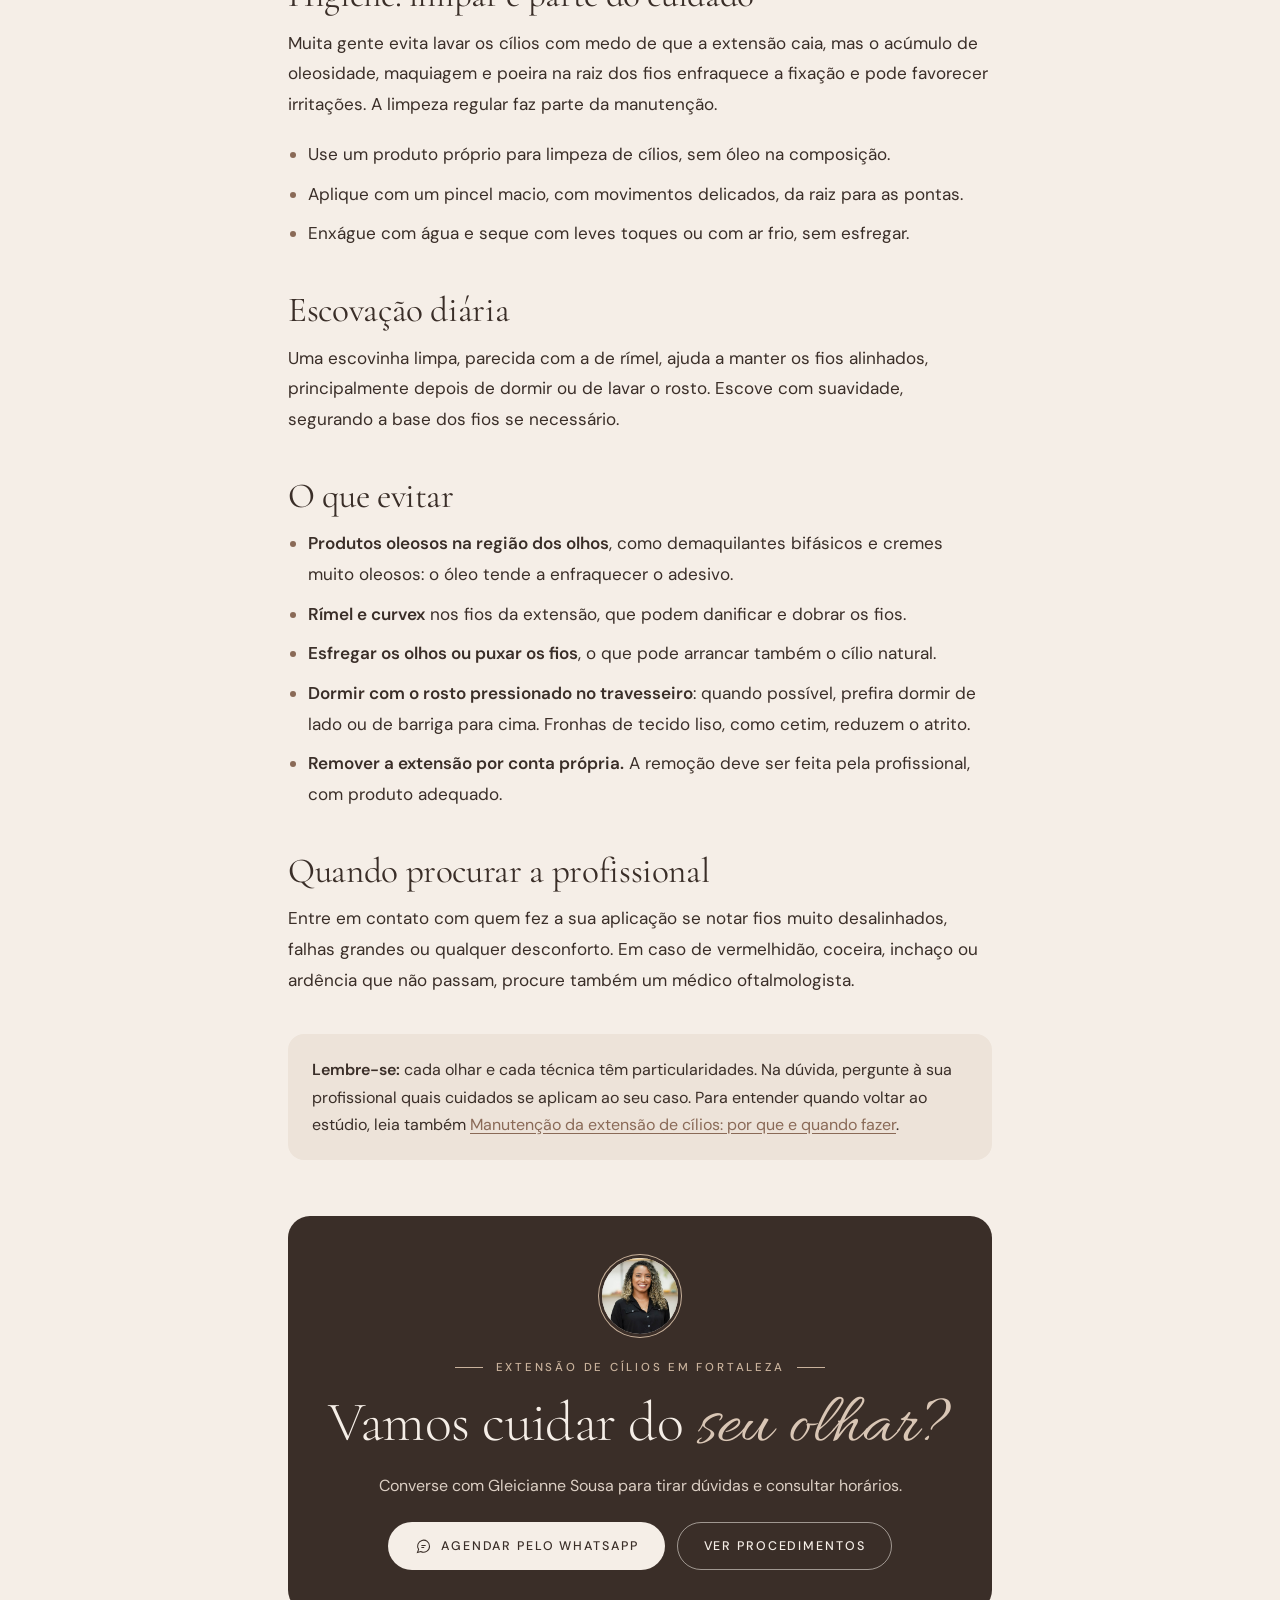
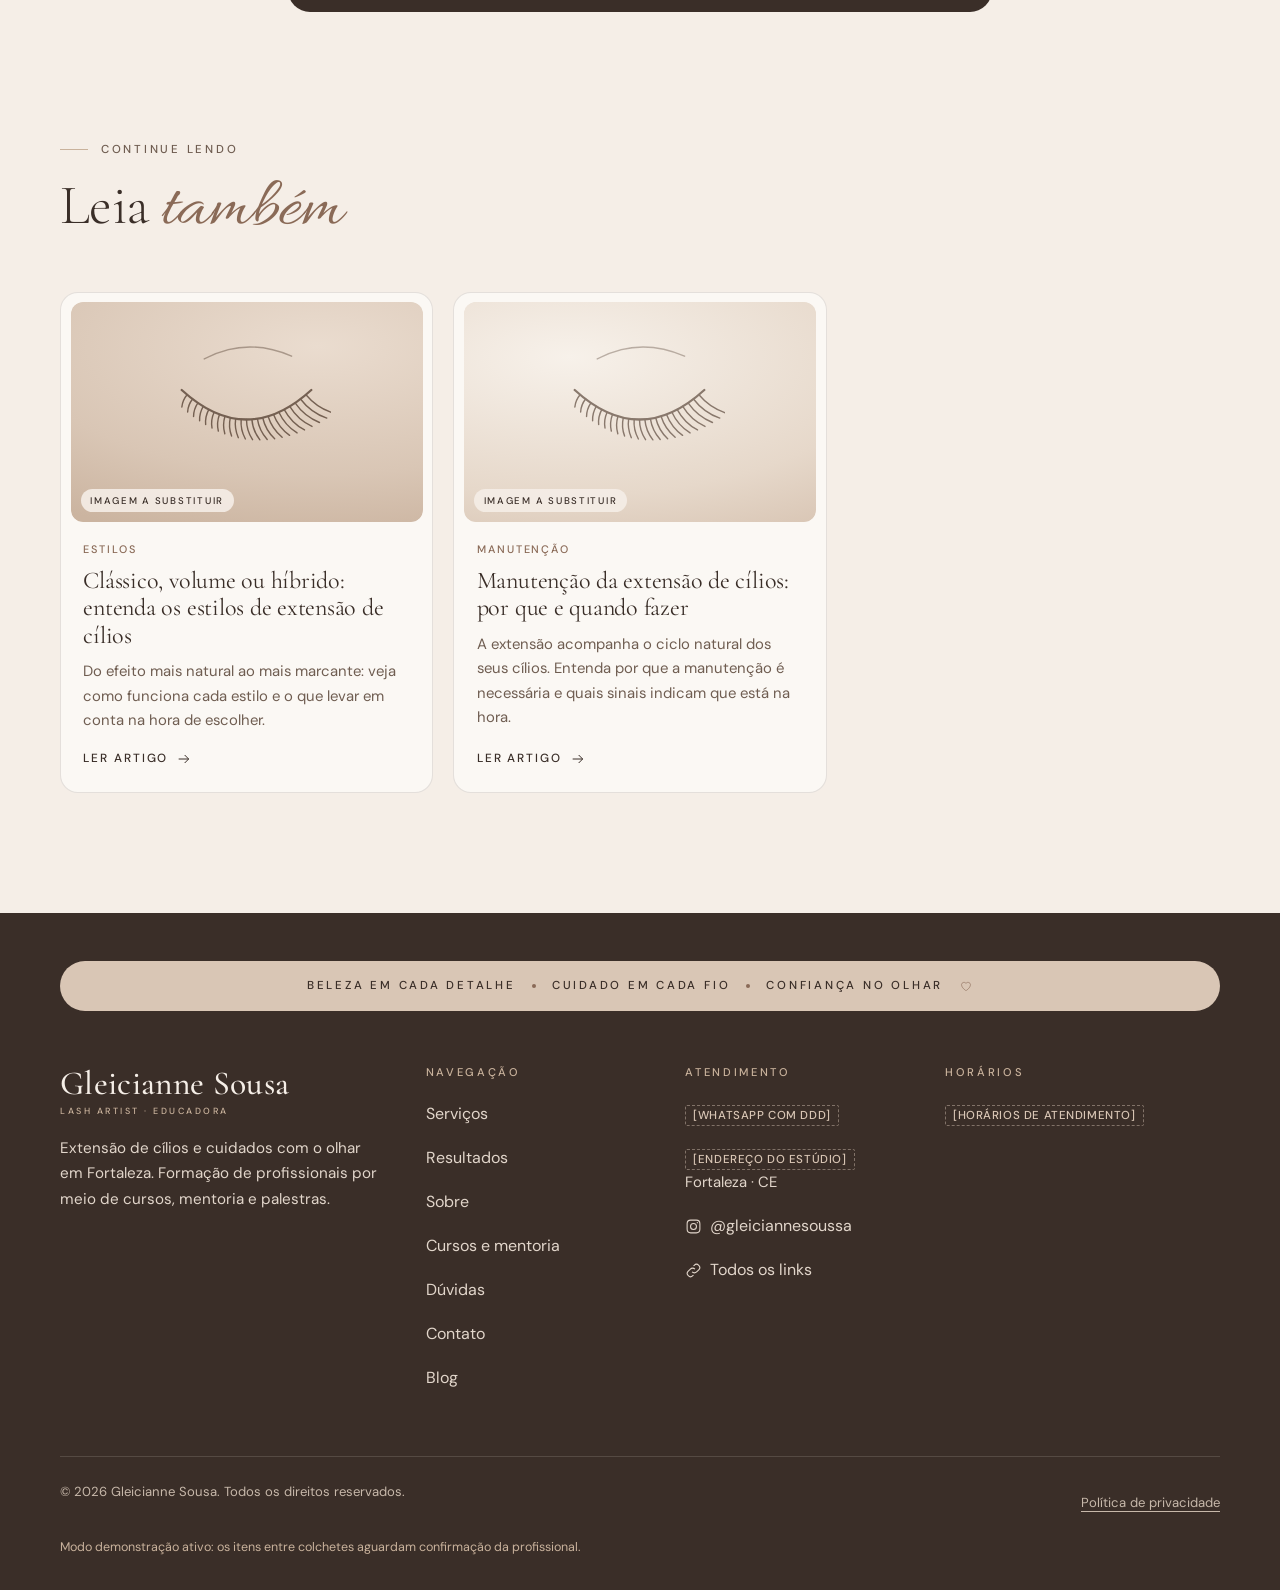
<file: blog/_modelo-artigo.html>
<!--
  MODELO DE ARTIGO
  1. Copie este arquivo e renomeie (ex.: extensao-de-cilios-para-noivas.html), sem acentos e com hifens.
  2. Troque: <title>, meta description, og:title, og:description, datas, o JSON-LD, o H1 e o texto do artigo.
  3. Troque data-path e o data-img (blog.NOME-DO-ARQUIVO) e cadastre a capa em assets/config.js > blog.
  4. Mude robots para "index, follow".
  5. Adicione o card do artigo em blog/index.html (e, se quiser, na seção Blog do index.html).
  6. Adicione a URL no sitemap.xml.
-->
<!DOCTYPE html>
<html lang="pt-BR" data-path="blog/cuidados-extensao-de-cilios.html">
<head>
<!-- METADADOS E SEO — landing page de destino do Perfil da Empresa no Google e do Google Ads -->
<meta charset="UTF-8">
<meta name="viewport" content="width=device-width, initial-scale=1">
<title>Cuidados com a extensão de cílios: o que fazer e o que evitar | Gleicianne Sousa</title>
<meta name="description" content="Veja os cuidados com a extensão de cílios no dia a dia: higiene, escovação, o que evitar nas primeiras horas e quando procurar a profissional.">
<meta name="theme-color" content="#F5EEE7">
<meta name="robots" content="noindex, nofollow">
<meta name="format-detection" content="telephone=no">
<meta property="og:type" content="website">
<meta property="og:locale" content="pt_BR">
<meta property="og:site_name" content="Gleicianne Sousa">
<meta property="og:title" content="Cuidados com a extensão de cílios: o que fazer e o que evitar | Gleicianne Sousa">
<meta property="og:description" content="Veja os cuidados com a extensão de cílios no dia a dia: higiene, escovação, o que evitar nas primeiras horas e quando procurar a profissional.">
<!-- og:url, og:image e favicon são definidos via CONFIG.seo quando houver domínio e arquivos oficiais -->
<meta name="twitter:card" content="summary_large_image">
<script>document.documentElement.classList.add('js');</script>
<link rel="preconnect" href="https://fonts.googleapis.com">
<link rel="preconnect" href="https://fonts.gstatic.com" crossorigin>
<link href="https://fonts.googleapis.com/css2?family=Cormorant+Garamond:ital,wght@0,300;0,400;0,500;0,600;1,300;1,400;1,500&family=DM+Sans:opsz,wght@9..40,400;9..40,500;9..40,600&family=Italiana&family=Allura&display=swap" rel="stylesheet">

<meta property="og:type" content="article">
<meta property="article:published_time" content="2026-10-12">
<script type="application/ld+json" data-relative>{"@context": "https://schema.org", "@graph": [{"@type": "BlogPosting", "headline": "Cuidados com a extensão de cílios: o que fazer e o que evitar", "description": "Veja os cuidados com a extensão de cílios no dia a dia: higiene, escovação, o que evitar nas primeiras horas e quando procurar a profissional.", "datePublished": "2026-10-12", "dateModified": "2026-10-12", "inLanguage": "pt-BR", "author": {"@type": "Person", "name": "Gleicianne Sousa"}, "publisher": {"@type": "Person", "name": "Gleicianne Sousa"}}, {"@type": "BreadcrumbList", "itemListElement": [{"@type": "ListItem", "position": 1, "name": "Início", "item": "../index.html"}, {"@type": "ListItem", "position": 2, "name": "Blog", "item": "index.html"}, {"@type": "ListItem", "position": 3, "name": "Cuidados com a extensão de cílios: o que fazer e o que evitar"}]}]}</script>
<link rel="stylesheet" href="../assets/style.css">
</head>

<body>
<a class="skip-link" href="#conteudo">Pular para o conteúdo</a>

<header class="site-header" id="siteHeader">
  <div class="container header-inner">
    <a class="brand" href="../index.html" aria-label="Gleicianne Sousa — início">
      <span class="brand-name">Gleicianne Sousa</span>
      <span class="brand-sig">LASH ARTIST · EDUCADORA</span>
    </a>
    <nav class="nav-desktop" aria-label="Seções da página">
      <ul>
        <li><a href="../index.html#servicos" data-nav="servicos">Serviços</a></li>
        <li><a href="../index.html#resultados" data-nav="resultados">Resultados</a></li>
        <li><a href="../index.html#sobre" data-nav="sobre">Sobre</a></li>
        <li><a href="../index.html#formacao" data-nav="formacao">Cursos</a></li>
        <li><a href="../index.html#duvidas" data-nav="duvidas">Dúvidas</a></li>
        <li><a href="../index.html#contato" data-nav="contato">Contato</a></li>
        <li><a href="index.html" aria-current="page">Blog</a></li>
      </ul>
    </nav>
    <div class="header-actions">
      <a class="icon-btn" href="https://instagram.com/gleiciannesoussa" data-href="instagram" target="_blank" rel="noopener" aria-label="Instagram (abre em nova aba)" data-track="instagram"><span data-icon="instagram"></span></a>
      <a class="btn btn--primary header-cta" href="../index.html#contato" data-wa="schedule" data-track="whatsapp">Agendar horário</a>
      <button class="icon-btn menu-toggle" type="button" id="menuToggle" aria-controls="mobileMenu" aria-expanded="false" aria-label="Abrir menu"><span data-icon="menu"></span></button>
    </div>
  </div>
  <nav class="mobile-menu" id="mobileMenu" aria-label="Menu" hidden>
    <ul>
      <li><a href="../index.html#servicos" data-nav="servicos">Serviços<span data-icon="arrow"></span></a></li>
      <li><a href="../index.html#resultados" data-nav="resultados">Resultados<span data-icon="arrow"></span></a></li>
      <li><a href="../index.html#sobre" data-nav="sobre">Sobre<span data-icon="arrow"></span></a></li>
      <li><a href="../index.html#formacao" data-nav="formacao">Cursos e mentoria<span data-icon="arrow"></span></a></li>
      <li><a href="../index.html#duvidas" data-nav="duvidas">Dúvidas<span data-icon="arrow"></span></a></li>
      <li><a href="../index.html#contato" data-nav="contato">Contato<span data-icon="arrow"></span></a></li>
      <li><a href="index.html">Blog<span data-icon="arrow"></span></a></li>
    </ul>
    <div class="btn-row">
      <a class="btn btn--primary" href="../index.html#contato" data-wa="schedule" data-track="whatsapp"><span data-icon="chat"></span>Agendar horário</a>
      <a class="btn btn--ghost" href="https://instagram.com/gleiciannesoussa" data-href="instagram" target="_blank" rel="noopener" data-track="instagram"><span data-icon="instagram"></span>Instagram</a>
    </div>
  </nav>
</header>

<main id="conteudo" tabindex="-1">

  <article class="post">
    <header class="page-hero post-hero">
      <div data-deco="leaves"></div>
      <div class="container post-container">
        <nav class="breadcrumb" aria-label="Você está em"><ol><li><a href="../index.html">Início</a></li><li><a href="index.html">Blog</a></li><li aria-current="page">Cuidados com a extensão de cílios: o que fazer e o que evitar</li></ol></nav>
        <p class="eyebrow">Cuidados</p>
        <h1 class="post-title" id="page-title">Cuidados com a extensão de cílios: o que fazer e o que evitar</h1>
        <p class="post-meta"><span class="post-by"><span data-avatar="36"></span>Por Gleicianne Sousa</span><span aria-hidden="true">·</span><time datetime="2026-10-12">12 de outubro de 2026</time><span aria-hidden="true">·</span><span>5 min de leitura</span></p>
      </div>
    </header>
    <div class="container">
      <div class="post-cover" data-img="blog.cuidados-extensao-de-cilios" data-eager></div>
      <div class="prose">
        <p class="review-note" data-demo-only hidden><span class="ph">[ARTIGO MODELO: REVISAR E APROVAR COM A PROFISSIONAL ANTES DE PUBLICAR]</span></p>
        <p class="lead">Uma extensão de cílios bem cuidada mantém o aspecto bonito por mais tempo e preserva a saúde dos seus cílios naturais. A boa notícia é que os cuidados são simples e cabem na rotina. Este guia reúne orientações gerais; as recomendações finais são sempre as da profissional que fez a sua aplicação.</p>

<h2>Nas primeiras horas após a aplicação</h2>
<p>O adesivo usado na extensão precisa de um tempo para estabilizar. Por isso, é comum a orientação de evitar molhar os cílios, se expor a vapor (sauna, banho muito quente) e fazer exercícios intensos logo após o procedimento. O prazo exato depende do produto utilizado, então confirme com a profissional quanto tempo esperar.</p>

<h2>Higiene: limpar é parte do cuidado</h2>
<p>Muita gente evita lavar os cílios com medo de que a extensão caia, mas o acúmulo de oleosidade, maquiagem e poeira na raiz dos fios enfraquece a fixação e pode favorecer irritações. A limpeza regular faz parte da manutenção.</p>
<ul>
  <li>Use um produto próprio para limpeza de cílios, sem óleo na composição.</li>
  <li>Aplique com um pincel macio, com movimentos delicados, da raiz para as pontas.</li>
  <li>Enxágue com água e seque com leves toques ou com ar frio, sem esfregar.</li>
</ul>

<h2>Escovação diária</h2>
<p>Uma escovinha limpa, parecida com a de rímel, ajuda a manter os fios alinhados, principalmente depois de dormir ou de lavar o rosto. Escove com suavidade, segurando a base dos fios se necessário.</p>

<h2>O que evitar</h2>
<ul>
  <li><strong>Produtos oleosos na região dos olhos</strong>, como demaquilantes bifásicos e cremes muito oleosos: o óleo tende a enfraquecer o adesivo.</li>
  <li><strong>Rímel e curvex</strong> nos fios da extensão, que podem danificar e dobrar os fios.</li>
  <li><strong>Esfregar os olhos ou puxar os fios</strong>, o que pode arrancar também o cílio natural.</li>
  <li><strong>Dormir com o rosto pressionado no travesseiro</strong>: quando possível, prefira dormir de lado ou de barriga para cima. Fronhas de tecido liso, como cetim, reduzem o atrito.</li>
  <li><strong>Remover a extensão por conta própria.</strong> A remoção deve ser feita pela profissional, com produto adequado.</li>
</ul>

<h2>Quando procurar a profissional</h2>
<p>Entre em contato com quem fez a sua aplicação se notar fios muito desalinhados, falhas grandes ou qualquer desconforto. Em caso de vermelhidão, coceira, inchaço ou ardência que não passam, procure também um médico oftalmologista.</p>

<div class="callout"><strong>Lembre-se:</strong> cada olhar e cada técnica têm particularidades. Na dúvida, pergunte à sua profissional quais cuidados se aplicam ao seu caso. Para entender quando voltar ao estúdio, leia também <a href="manutencao-extensao-de-cilios.html">Manutenção da extensão de cílios: por que e quando fazer</a>.</div>
      </div>
      <aside class="post-cta" aria-labelledby="cta-0">
        <span data-avatar="76" data-ring></span>
        <p class="eyebrow">Extensão de cílios em Fortaleza</p>
        <h2 class="h2" id="cta-0">Vamos cuidar do <em class="accent">seu olhar?</em></h2>
        <p>Converse com Gleicianne Sousa para tirar dúvidas e consultar horários.</p>
        <div class="btn-row"><a class="btn btn--light" href="../index.html#contato" data-wa="schedule" data-track="whatsapp"><span data-icon="chat"></span>Agendar pelo WhatsApp</a><a class="btn btn--outline-light" href="../index.html#servicos">Ver procedimentos</a></div>
      </aside>
    </div>
  </article>

  <section class="section" aria-labelledby="t-related">
    <div class="container">
      <div class="section-head"><p class="eyebrow">Continue lendo</p><h2 class="h2" id="t-related">Leia <em class="accent">também</em></h2></div>
      <div class="post-cards"><a class="post-card reveal" href="estilos-extensao-de-cilios-classico-volume-hibrido.html">
          <div data-img="blog.estilos-extensao-de-cilios-classico-volume-hibrido"></div>
          <div class="post-card-body">
            <span class="cat">Estilos</span>
            <h3>Clássico, volume ou híbrido: entenda os estilos de extensão de cílios</h3>
            <p>Do efeito mais natural ao mais marcante: veja como funciona cada estilo e o que levar em conta na hora de escolher.</p>
            <span class="more">Ler artigo<span data-icon="arrow"></span></span>
          </div>
        </a><a class="post-card reveal" href="manutencao-extensao-de-cilios.html">
          <div data-img="blog.manutencao-extensao-de-cilios"></div>
          <div class="post-card-body">
            <span class="cat">Manutenção</span>
            <h3>Manutenção da extensão de cílios: por que e quando fazer</h3>
            <p>A extensão acompanha o ciclo natural dos seus cílios. Entenda por que a manutenção é necessária e quais sinais indicam que está na hora.</p>
            <span class="more">Ler artigo<span data-icon="arrow"></span></span>
          </div>
        </a></div>
    </div>
  </section>
</main>

<footer class="site-footer" id="siteFooter">
  <div class="container">
    <p class="tagline-pill"><span>Beleza em cada detalhe</span><span class="dot" aria-hidden="true"></span><span>Cuidado em cada fio</span><span class="dot" aria-hidden="true"></span><span>Confiança no olhar</span><span data-icon="heart"></span></p>
    <div class="footer-grid">
      <div class="footer-brand">
        <a class="brand" href="../index.html"><span class="brand-name">Gleicianne Sousa</span><span class="brand-sig">LASH ARTIST · EDUCADORA</span></a>
        <p>Extensão de cílios e cuidados com o olhar em Fortaleza. Formação de profissionais por meio de cursos, mentoria e palestras.</p>
      </div>
      <nav aria-label="Rodapé">
        <h2>Navegação</h2>
        <ul>
          <li><a href="../index.html#servicos">Serviços</a></li>
          <li><a href="../index.html#resultados">Resultados</a></li>
          <li><a href="../index.html#sobre">Sobre</a></li>
          <li><a href="../index.html#formacao">Cursos e mentoria</a></li>
          <li><a href="../index.html#duvidas">Dúvidas</a></li>
          <li><a href="../index.html#contato">Contato</a></li>
          <li><a href="index.html">Blog</a></li>
        </ul>
      </nav>
      <div>
        <h2>Atendimento</h2>
        <ul id="footerContact"></ul>
      </div>
      <div>
        <h2>Horários</h2>
        <ul id="footerHours"></ul>
      </div>
    </div>
    <div class="footer-bottom">
      <span>© <span id="year">2026</span> Gleicianne Sousa. Todos os direitos reservados.</span>
      <button type="button" class="link-btn" data-open-privacy>Política de privacidade</button>
      <span class="demo-note" id="demoNote" hidden>Modo demonstração ativo: os itens entre colchetes aguardam confirmação da profissional.</span>
    </div>
  </div>
</footer>
<!-- Barra fixa de ações no celular -->
<nav class="mbar" aria-label="Ações rápidas">
  <a class="primary" href="../index.html#contato" data-wa="schedule" data-track="whatsapp"><span data-icon="chat"></span>WhatsApp</a>
  <a href="#" data-href="tel" data-track="call" hidden><span data-icon="phone"></span>Ligar</a>
  <a href="#" data-href="directions" data-track="directions" hidden><span data-icon="pin"></span>Como chegar</a>
</nav>

<!-- Aviso de cookies (exibido apenas quando o rastreamento estiver configurado) -->
<div class="consent" id="consent" role="dialog" aria-label="Preferências de cookies" hidden>
  <p>Usamos cookies do Google para medir visitas e o desempenho de anúncios. Você pode aceitar ou recusar. <button type="button" class="link-btn" data-open-privacy style="min-height:0">Saiba mais</button>.</p>
  <div class="btn-row">
    <button type="button" class="btn btn--primary" data-consent="granted">Aceitar</button>
    <button type="button" class="btn btn--ghost" data-consent="denied">Recusar</button>
  </div>
</div>

<!-- Política de privacidade (modelo: revisar com a profissional antes de publicar) -->
<dialog class="modal" id="privacy" aria-labelledby="t-privacy">
  <div class="modal-head">
    <h2 id="t-privacy">Política de privacidade</h2>
    <button type="button" class="icon-btn" data-close-privacy aria-label="Fechar"><span data-icon="close"></span></button>
  </div>
  <div class="modal-body">
    <p id="privacyDemo" hidden><span class="ph">[MODELO: REVISAR COM A PROFISSIONAL ANTES DE PUBLICAR]</span></p>
    <h3>Formulário de contato</h3>
    <p>O formulário deste site não envia nem armazena seus dados em servidores. Ele apenas prepara uma mensagem que você revisa e envia, se quiser, pelo seu próprio WhatsApp.</p>
    <h3>Cookies e medição</h3>
    <p>Com o seu consentimento, este site pode usar ferramentas do Google (como Google Analytics e Google Ads) para medir visitas e o desempenho de anúncios. Você pode recusar sem prejuízo ao uso do site.</p>
    <h3>Serviços de terceiros</h3>
    <p>Links para WhatsApp, Instagram e Google Maps levam a serviços de terceiros, que têm políticas próprias. O mapa só é carregado se você clicar para exibi-lo.</p>
    <h3>Contato</h3>
    <p>Para dúvidas sobre seus dados, fale com Gleicianne Sousa pelos canais de atendimento informados nesta página.</p>
  </div>
</dialog>

<div class="sr-only" aria-live="polite" id="srAnnounce"></div>

<script src="../assets/config.js"></script>
<script src="../assets/site.js"></script>
</body>
</html>
</file>
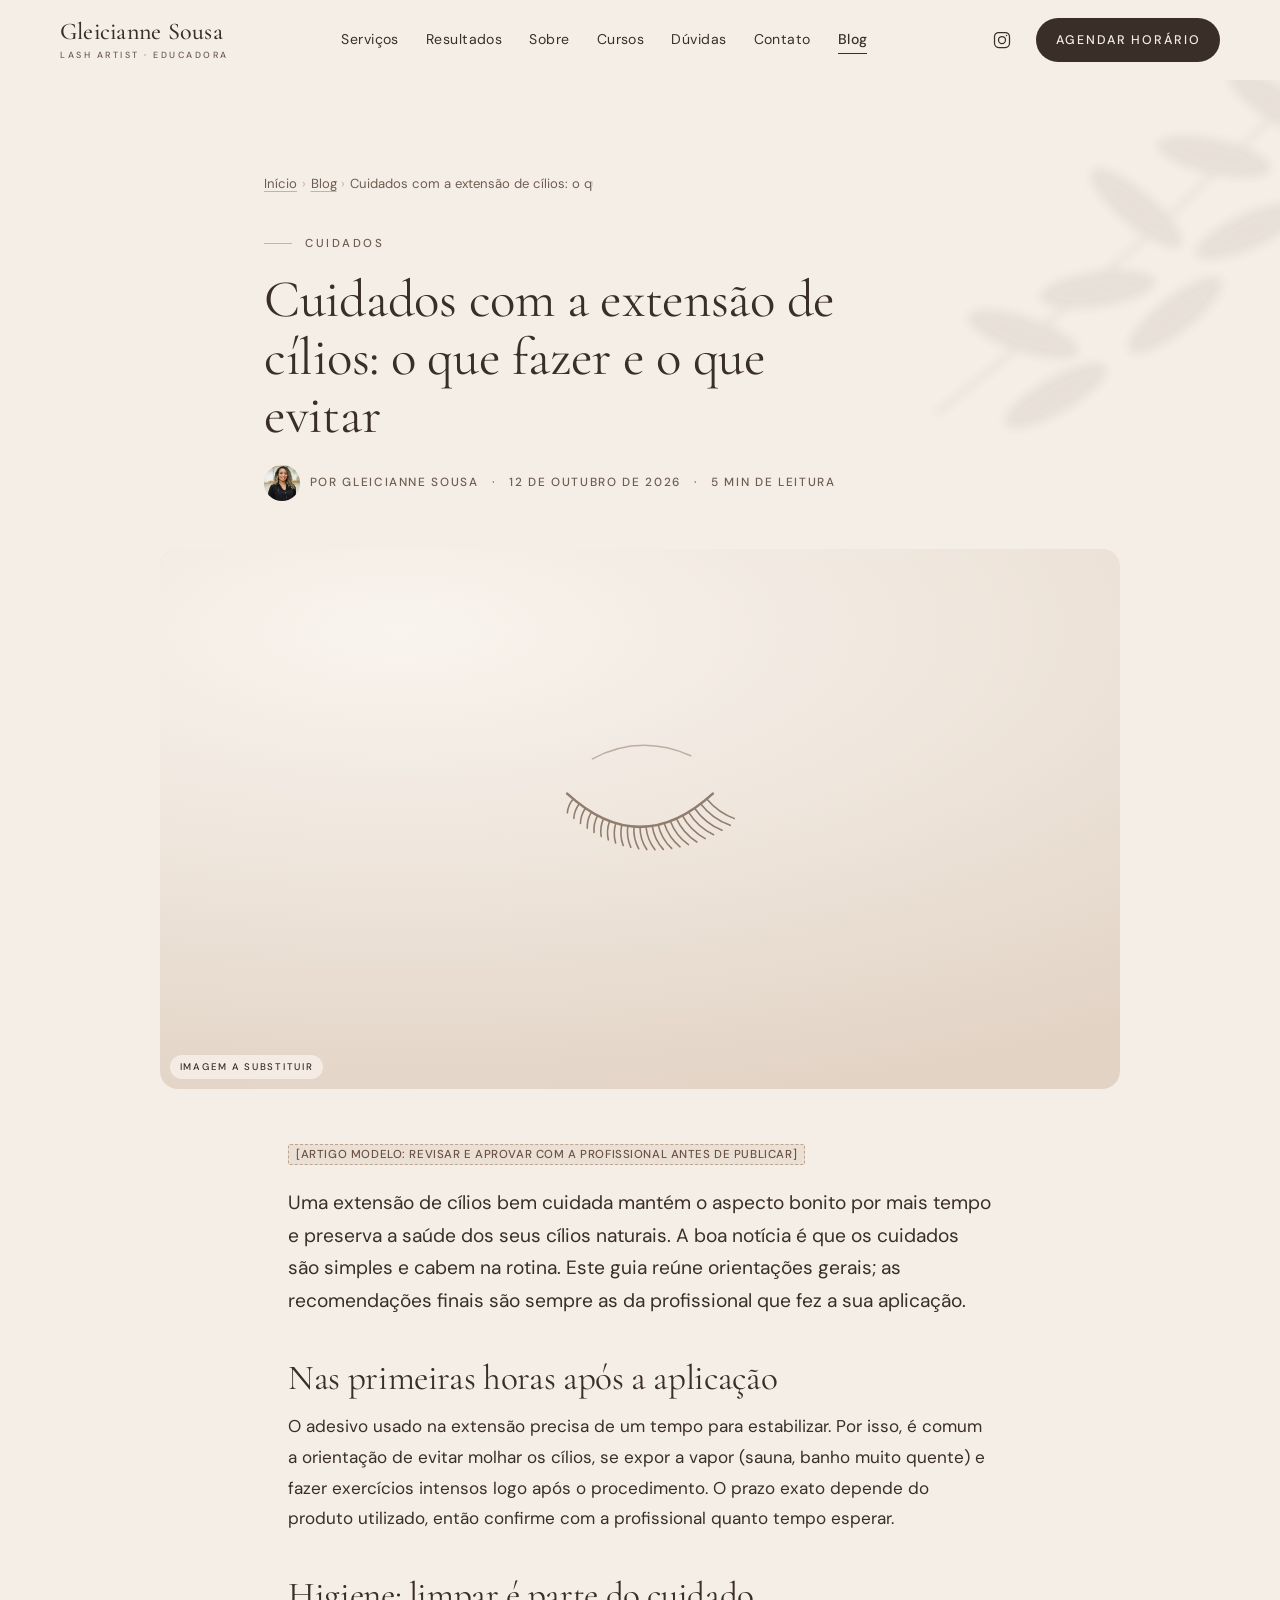
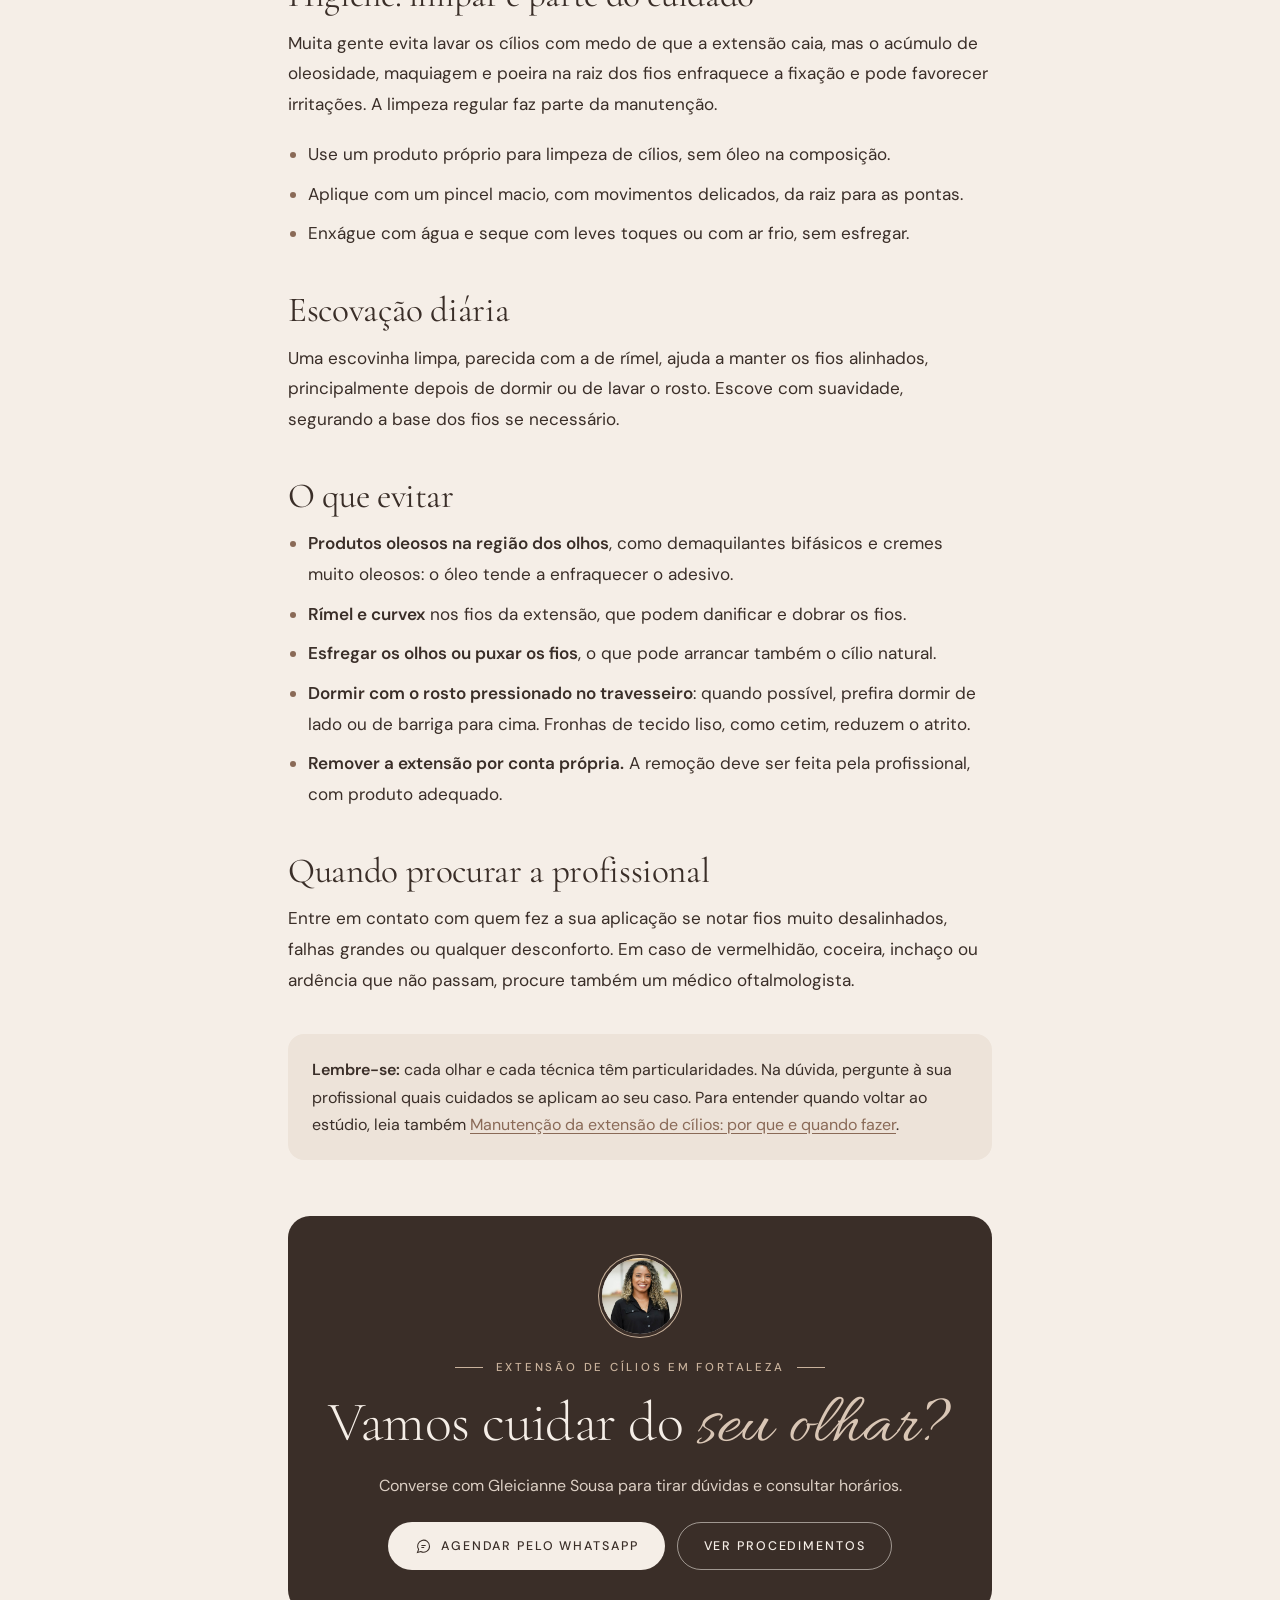
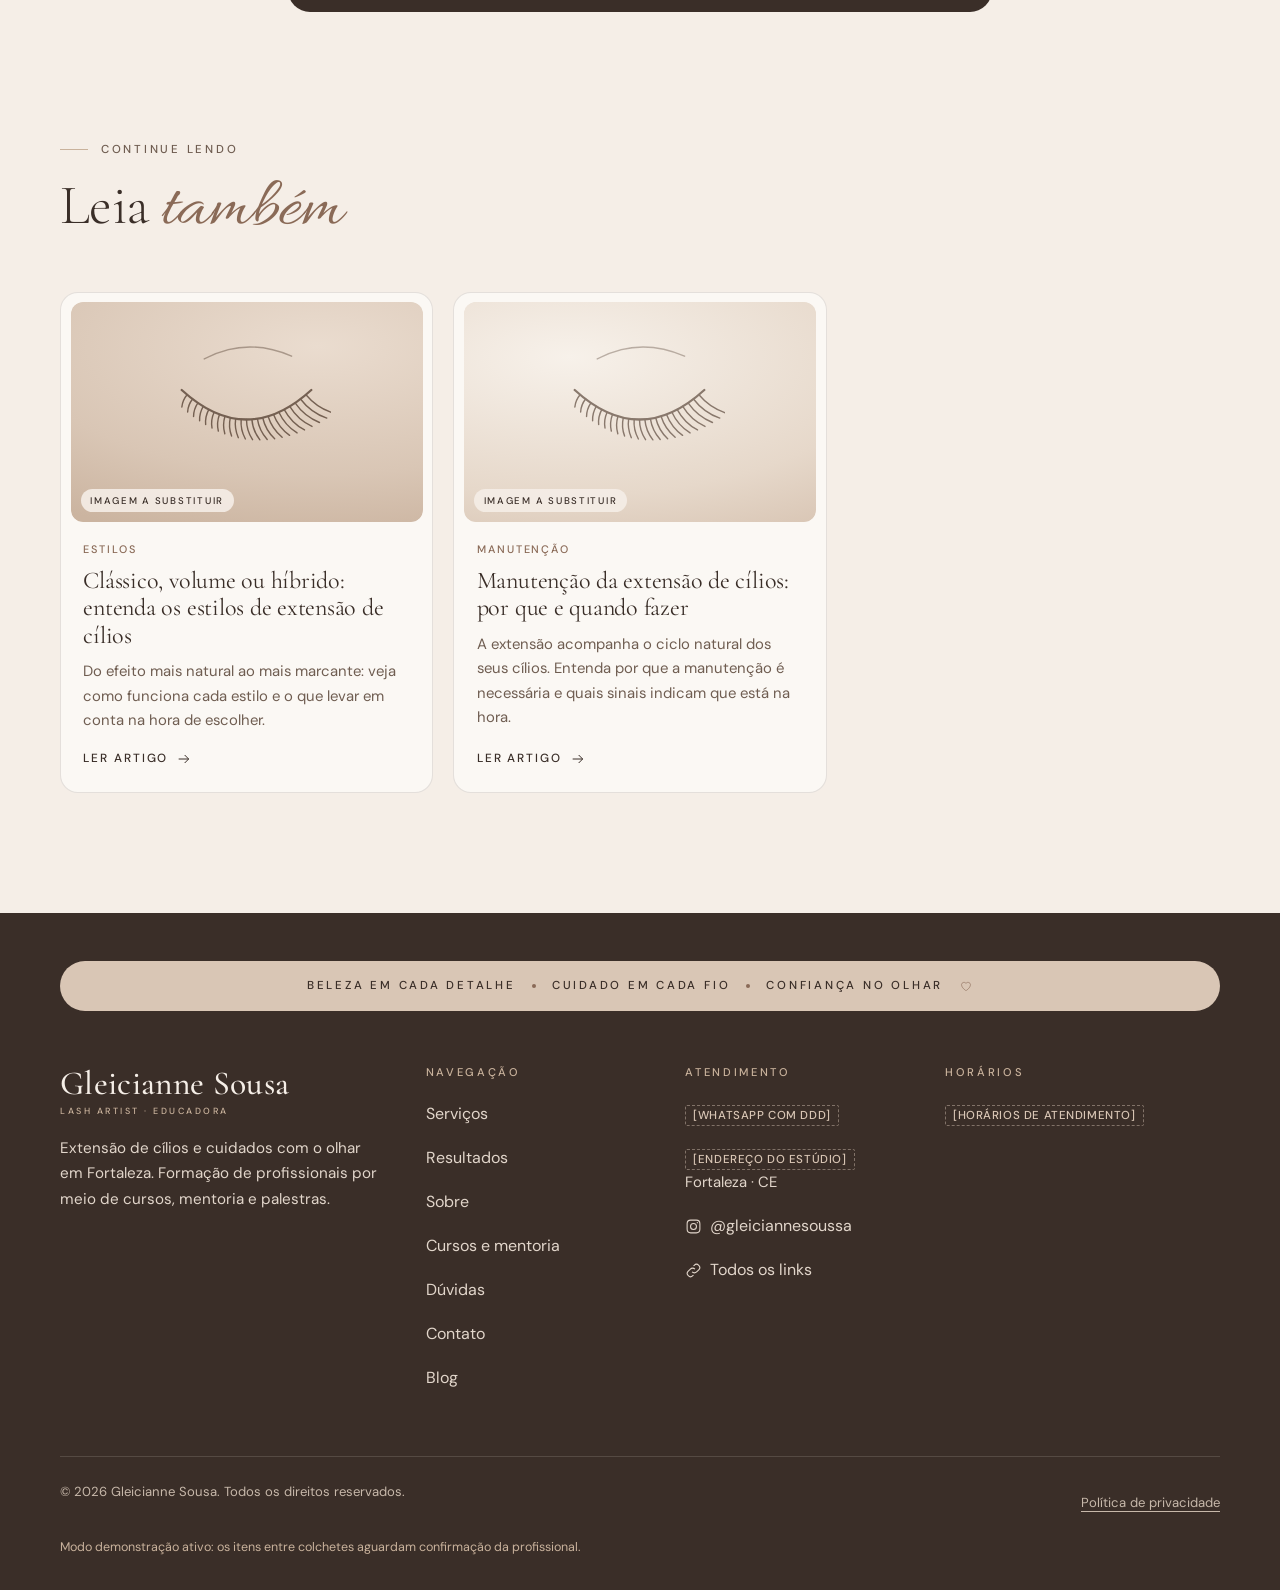
<file: blog/cuidados-extensao-de-cilios.html>
<!DOCTYPE html>
<html lang="pt-BR" data-path="blog/cuidados-extensao-de-cilios.html">
<head>
<!-- METADADOS E SEO — landing page de destino do Perfil da Empresa no Google e do Google Ads -->
<meta charset="UTF-8">
<meta name="viewport" content="width=device-width, initial-scale=1">
<title>Cuidados com a extensão de cílios: o que fazer e o que evitar | Gleicianne Sousa</title>
<meta name="description" content="Veja os cuidados com a extensão de cílios no dia a dia: higiene, escovação, o que evitar nas primeiras horas e quando procurar a profissional.">
<meta name="theme-color" content="#F5EEE7">
<meta name="robots" content="index, follow">
<meta name="format-detection" content="telephone=no">
<meta property="og:type" content="website">
<meta property="og:locale" content="pt_BR">
<meta property="og:site_name" content="Gleicianne Sousa">
<meta property="og:title" content="Cuidados com a extensão de cílios: o que fazer e o que evitar | Gleicianne Sousa">
<meta property="og:description" content="Veja os cuidados com a extensão de cílios no dia a dia: higiene, escovação, o que evitar nas primeiras horas e quando procurar a profissional.">
<!-- og:url, og:image e favicon são definidos via CONFIG.seo quando houver domínio e arquivos oficiais -->
<meta name="twitter:card" content="summary_large_image">
<script>document.documentElement.classList.add('js');</script>
<link rel="preconnect" href="https://fonts.googleapis.com">
<link rel="preconnect" href="https://fonts.gstatic.com" crossorigin>
<link href="https://fonts.googleapis.com/css2?family=Cormorant+Garamond:ital,wght@0,300;0,400;0,500;0,600;1,300;1,400;1,500&family=DM+Sans:opsz,wght@9..40,400;9..40,500;9..40,600&family=Italiana&family=Allura&display=swap" rel="stylesheet">

<meta property="og:type" content="article">
<meta property="article:published_time" content="2026-10-12">
<script type="application/ld+json" data-relative>{"@context": "https://schema.org", "@graph": [{"@type": "BlogPosting", "headline": "Cuidados com a extensão de cílios: o que fazer e o que evitar", "description": "Veja os cuidados com a extensão de cílios no dia a dia: higiene, escovação, o que evitar nas primeiras horas e quando procurar a profissional.", "datePublished": "2026-10-12", "dateModified": "2026-10-12", "inLanguage": "pt-BR", "author": {"@type": "Person", "name": "Gleicianne Sousa"}, "publisher": {"@type": "Person", "name": "Gleicianne Sousa"}}, {"@type": "BreadcrumbList", "itemListElement": [{"@type": "ListItem", "position": 1, "name": "Início", "item": "../index.html"}, {"@type": "ListItem", "position": 2, "name": "Blog", "item": "index.html"}, {"@type": "ListItem", "position": 3, "name": "Cuidados com a extensão de cílios: o que fazer e o que evitar"}]}]}</script>
<link rel="stylesheet" href="../assets/style.css">
</head>

<body>
<a class="skip-link" href="#conteudo">Pular para o conteúdo</a>

<header class="site-header" id="siteHeader">
  <div class="container header-inner">
    <a class="brand" href="../index.html" aria-label="Gleicianne Sousa — início">
      <span class="brand-name">Gleicianne Sousa</span>
      <span class="brand-sig">LASH ARTIST · EDUCADORA</span>
    </a>
    <nav class="nav-desktop" aria-label="Seções da página">
      <ul>
        <li><a href="../index.html#servicos" data-nav="servicos">Serviços</a></li>
        <li><a href="../index.html#resultados" data-nav="resultados">Resultados</a></li>
        <li><a href="../index.html#sobre" data-nav="sobre">Sobre</a></li>
        <li><a href="../index.html#formacao" data-nav="formacao">Cursos</a></li>
        <li><a href="../index.html#duvidas" data-nav="duvidas">Dúvidas</a></li>
        <li><a href="../index.html#contato" data-nav="contato">Contato</a></li>
        <li><a href="index.html" aria-current="page">Blog</a></li>
      </ul>
    </nav>
    <div class="header-actions">
      <a class="icon-btn" href="https://instagram.com/gleiciannesoussa" data-href="instagram" target="_blank" rel="noopener" aria-label="Instagram (abre em nova aba)" data-track="instagram"><span data-icon="instagram"></span></a>
      <a class="btn btn--primary header-cta" href="../index.html#contato" data-wa="schedule" data-track="whatsapp">Agendar horário</a>
      <button class="icon-btn menu-toggle" type="button" id="menuToggle" aria-controls="mobileMenu" aria-expanded="false" aria-label="Abrir menu"><span data-icon="menu"></span></button>
    </div>
  </div>
  <nav class="mobile-menu" id="mobileMenu" aria-label="Menu" hidden>
    <ul>
      <li><a href="../index.html#servicos" data-nav="servicos">Serviços<span data-icon="arrow"></span></a></li>
      <li><a href="../index.html#resultados" data-nav="resultados">Resultados<span data-icon="arrow"></span></a></li>
      <li><a href="../index.html#sobre" data-nav="sobre">Sobre<span data-icon="arrow"></span></a></li>
      <li><a href="../index.html#formacao" data-nav="formacao">Cursos e mentoria<span data-icon="arrow"></span></a></li>
      <li><a href="../index.html#duvidas" data-nav="duvidas">Dúvidas<span data-icon="arrow"></span></a></li>
      <li><a href="../index.html#contato" data-nav="contato">Contato<span data-icon="arrow"></span></a></li>
      <li><a href="index.html">Blog<span data-icon="arrow"></span></a></li>
    </ul>
    <div class="btn-row">
      <a class="btn btn--primary" href="../index.html#contato" data-wa="schedule" data-track="whatsapp"><span data-icon="chat"></span>Agendar horário</a>
      <a class="btn btn--ghost" href="https://instagram.com/gleiciannesoussa" data-href="instagram" target="_blank" rel="noopener" data-track="instagram"><span data-icon="instagram"></span>Instagram</a>
    </div>
  </nav>
</header>

<main id="conteudo" tabindex="-1">

  <article class="post">
    <header class="page-hero post-hero">
      <div data-deco="leaves"></div>
      <div class="container post-container">
        <nav class="breadcrumb" aria-label="Você está em"><ol><li><a href="../index.html">Início</a></li><li><a href="index.html">Blog</a></li><li aria-current="page">Cuidados com a extensão de cílios: o que fazer e o que evitar</li></ol></nav>
        <p class="eyebrow">Cuidados</p>
        <h1 class="post-title" id="page-title">Cuidados com a extensão de cílios: o que fazer e o que evitar</h1>
        <p class="post-meta"><span class="post-by"><span data-avatar="36"></span>Por Gleicianne Sousa</span><span aria-hidden="true">·</span><time datetime="2026-10-12">12 de outubro de 2026</time><span aria-hidden="true">·</span><span>5 min de leitura</span></p>
      </div>
    </header>
    <div class="container">
      <div class="post-cover" data-img="blog.cuidados-extensao-de-cilios" data-eager></div>
      <div class="prose">
        <p class="review-note" data-demo-only hidden><span class="ph">[ARTIGO MODELO: REVISAR E APROVAR COM A PROFISSIONAL ANTES DE PUBLICAR]</span></p>
        <p class="lead">Uma extensão de cílios bem cuidada mantém o aspecto bonito por mais tempo e preserva a saúde dos seus cílios naturais. A boa notícia é que os cuidados são simples e cabem na rotina. Este guia reúne orientações gerais; as recomendações finais são sempre as da profissional que fez a sua aplicação.</p>

<h2>Nas primeiras horas após a aplicação</h2>
<p>O adesivo usado na extensão precisa de um tempo para estabilizar. Por isso, é comum a orientação de evitar molhar os cílios, se expor a vapor (sauna, banho muito quente) e fazer exercícios intensos logo após o procedimento. O prazo exato depende do produto utilizado, então confirme com a profissional quanto tempo esperar.</p>

<h2>Higiene: limpar é parte do cuidado</h2>
<p>Muita gente evita lavar os cílios com medo de que a extensão caia, mas o acúmulo de oleosidade, maquiagem e poeira na raiz dos fios enfraquece a fixação e pode favorecer irritações. A limpeza regular faz parte da manutenção.</p>
<ul>
  <li>Use um produto próprio para limpeza de cílios, sem óleo na composição.</li>
  <li>Aplique com um pincel macio, com movimentos delicados, da raiz para as pontas.</li>
  <li>Enxágue com água e seque com leves toques ou com ar frio, sem esfregar.</li>
</ul>

<h2>Escovação diária</h2>
<p>Uma escovinha limpa, parecida com a de rímel, ajuda a manter os fios alinhados, principalmente depois de dormir ou de lavar o rosto. Escove com suavidade, segurando a base dos fios se necessário.</p>

<h2>O que evitar</h2>
<ul>
  <li><strong>Produtos oleosos na região dos olhos</strong>, como demaquilantes bifásicos e cremes muito oleosos: o óleo tende a enfraquecer o adesivo.</li>
  <li><strong>Rímel e curvex</strong> nos fios da extensão, que podem danificar e dobrar os fios.</li>
  <li><strong>Esfregar os olhos ou puxar os fios</strong>, o que pode arrancar também o cílio natural.</li>
  <li><strong>Dormir com o rosto pressionado no travesseiro</strong>: quando possível, prefira dormir de lado ou de barriga para cima. Fronhas de tecido liso, como cetim, reduzem o atrito.</li>
  <li><strong>Remover a extensão por conta própria.</strong> A remoção deve ser feita pela profissional, com produto adequado.</li>
</ul>

<h2>Quando procurar a profissional</h2>
<p>Entre em contato com quem fez a sua aplicação se notar fios muito desalinhados, falhas grandes ou qualquer desconforto. Em caso de vermelhidão, coceira, inchaço ou ardência que não passam, procure também um médico oftalmologista.</p>

<div class="callout"><strong>Lembre-se:</strong> cada olhar e cada técnica têm particularidades. Na dúvida, pergunte à sua profissional quais cuidados se aplicam ao seu caso. Para entender quando voltar ao estúdio, leia também <a href="manutencao-extensao-de-cilios.html">Manutenção da extensão de cílios: por que e quando fazer</a>.</div>
      </div>
      <aside class="post-cta" aria-labelledby="cta-0">
        <span data-avatar="76" data-ring></span>
        <p class="eyebrow">Extensão de cílios em Fortaleza</p>
        <h2 class="h2" id="cta-0">Vamos cuidar do <em class="accent">seu olhar?</em></h2>
        <p>Converse com Gleicianne Sousa para tirar dúvidas e consultar horários.</p>
        <div class="btn-row"><a class="btn btn--light" href="../index.html#contato" data-wa="schedule" data-track="whatsapp"><span data-icon="chat"></span>Agendar pelo WhatsApp</a><a class="btn btn--outline-light" href="../index.html#servicos">Ver procedimentos</a></div>
      </aside>
    </div>
  </article>

  <section class="section" aria-labelledby="t-related">
    <div class="container">
      <div class="section-head"><p class="eyebrow">Continue lendo</p><h2 class="h2" id="t-related">Leia <em class="accent">também</em></h2></div>
      <div class="post-cards"><a class="post-card reveal" href="estilos-extensao-de-cilios-classico-volume-hibrido.html">
          <div data-img="blog.estilos-extensao-de-cilios-classico-volume-hibrido"></div>
          <div class="post-card-body">
            <span class="cat">Estilos</span>
            <h3>Clássico, volume ou híbrido: entenda os estilos de extensão de cílios</h3>
            <p>Do efeito mais natural ao mais marcante: veja como funciona cada estilo e o que levar em conta na hora de escolher.</p>
            <span class="more">Ler artigo<span data-icon="arrow"></span></span>
          </div>
        </a><a class="post-card reveal" href="manutencao-extensao-de-cilios.html">
          <div data-img="blog.manutencao-extensao-de-cilios"></div>
          <div class="post-card-body">
            <span class="cat">Manutenção</span>
            <h3>Manutenção da extensão de cílios: por que e quando fazer</h3>
            <p>A extensão acompanha o ciclo natural dos seus cílios. Entenda por que a manutenção é necessária e quais sinais indicam que está na hora.</p>
            <span class="more">Ler artigo<span data-icon="arrow"></span></span>
          </div>
        </a></div>
    </div>
  </section>
</main>

<footer class="site-footer" id="siteFooter">
  <div class="container">
    <p class="tagline-pill"><span>Beleza em cada detalhe</span><span class="dot" aria-hidden="true"></span><span>Cuidado em cada fio</span><span class="dot" aria-hidden="true"></span><span>Confiança no olhar</span><span data-icon="heart"></span></p>
    <div class="footer-grid">
      <div class="footer-brand">
        <a class="brand" href="../index.html"><span class="brand-name">Gleicianne Sousa</span><span class="brand-sig">LASH ARTIST · EDUCADORA</span></a>
        <p>Extensão de cílios e cuidados com o olhar em Fortaleza. Formação de profissionais por meio de cursos, mentoria e palestras.</p>
      </div>
      <nav aria-label="Rodapé">
        <h2>Navegação</h2>
        <ul>
          <li><a href="../index.html#servicos">Serviços</a></li>
          <li><a href="../index.html#resultados">Resultados</a></li>
          <li><a href="../index.html#sobre">Sobre</a></li>
          <li><a href="../index.html#formacao">Cursos e mentoria</a></li>
          <li><a href="../index.html#duvidas">Dúvidas</a></li>
          <li><a href="../index.html#contato">Contato</a></li>
          <li><a href="index.html">Blog</a></li>
        </ul>
      </nav>
      <div>
        <h2>Atendimento</h2>
        <ul id="footerContact"></ul>
      </div>
      <div>
        <h2>Horários</h2>
        <ul id="footerHours"></ul>
      </div>
    </div>
    <div class="footer-bottom">
      <span>© <span id="year">2026</span> Gleicianne Sousa. Todos os direitos reservados.</span>
      <button type="button" class="link-btn" data-open-privacy>Política de privacidade</button>
      <span class="demo-note" id="demoNote" hidden>Modo demonstração ativo: os itens entre colchetes aguardam confirmação da profissional.</span>
    </div>
  </div>
</footer>
<!-- Barra fixa de ações no celular -->
<nav class="mbar" aria-label="Ações rápidas">
  <a class="primary" href="../index.html#contato" data-wa="schedule" data-track="whatsapp"><span data-icon="chat"></span>WhatsApp</a>
  <a href="#" data-href="tel" data-track="call" hidden><span data-icon="phone"></span>Ligar</a>
  <a href="#" data-href="directions" data-track="directions" hidden><span data-icon="pin"></span>Como chegar</a>
</nav>

<!-- Aviso de cookies (exibido apenas quando o rastreamento estiver configurado) -->
<div class="consent" id="consent" role="dialog" aria-label="Preferências de cookies" hidden>
  <p>Usamos cookies do Google para medir visitas e o desempenho de anúncios. Você pode aceitar ou recusar. <button type="button" class="link-btn" data-open-privacy style="min-height:0">Saiba mais</button>.</p>
  <div class="btn-row">
    <button type="button" class="btn btn--primary" data-consent="granted">Aceitar</button>
    <button type="button" class="btn btn--ghost" data-consent="denied">Recusar</button>
  </div>
</div>

<!-- Política de privacidade (modelo: revisar com a profissional antes de publicar) -->
<dialog class="modal" id="privacy" aria-labelledby="t-privacy">
  <div class="modal-head">
    <h2 id="t-privacy">Política de privacidade</h2>
    <button type="button" class="icon-btn" data-close-privacy aria-label="Fechar"><span data-icon="close"></span></button>
  </div>
  <div class="modal-body">
    <p id="privacyDemo" hidden><span class="ph">[MODELO: REVISAR COM A PROFISSIONAL ANTES DE PUBLICAR]</span></p>
    <h3>Formulário de contato</h3>
    <p>O formulário deste site não envia nem armazena seus dados em servidores. Ele apenas prepara uma mensagem que você revisa e envia, se quiser, pelo seu próprio WhatsApp.</p>
    <h3>Cookies e medição</h3>
    <p>Com o seu consentimento, este site pode usar ferramentas do Google (como Google Analytics e Google Ads) para medir visitas e o desempenho de anúncios. Você pode recusar sem prejuízo ao uso do site.</p>
    <h3>Serviços de terceiros</h3>
    <p>Links para WhatsApp, Instagram e Google Maps levam a serviços de terceiros, que têm políticas próprias. O mapa só é carregado se você clicar para exibi-lo.</p>
    <h3>Contato</h3>
    <p>Para dúvidas sobre seus dados, fale com Gleicianne Sousa pelos canais de atendimento informados nesta página.</p>
  </div>
</dialog>

<div class="sr-only" aria-live="polite" id="srAnnounce"></div>

<script src="../assets/config.js"></script>
<script src="../assets/site.js"></script>
</body>
</html>
</file>
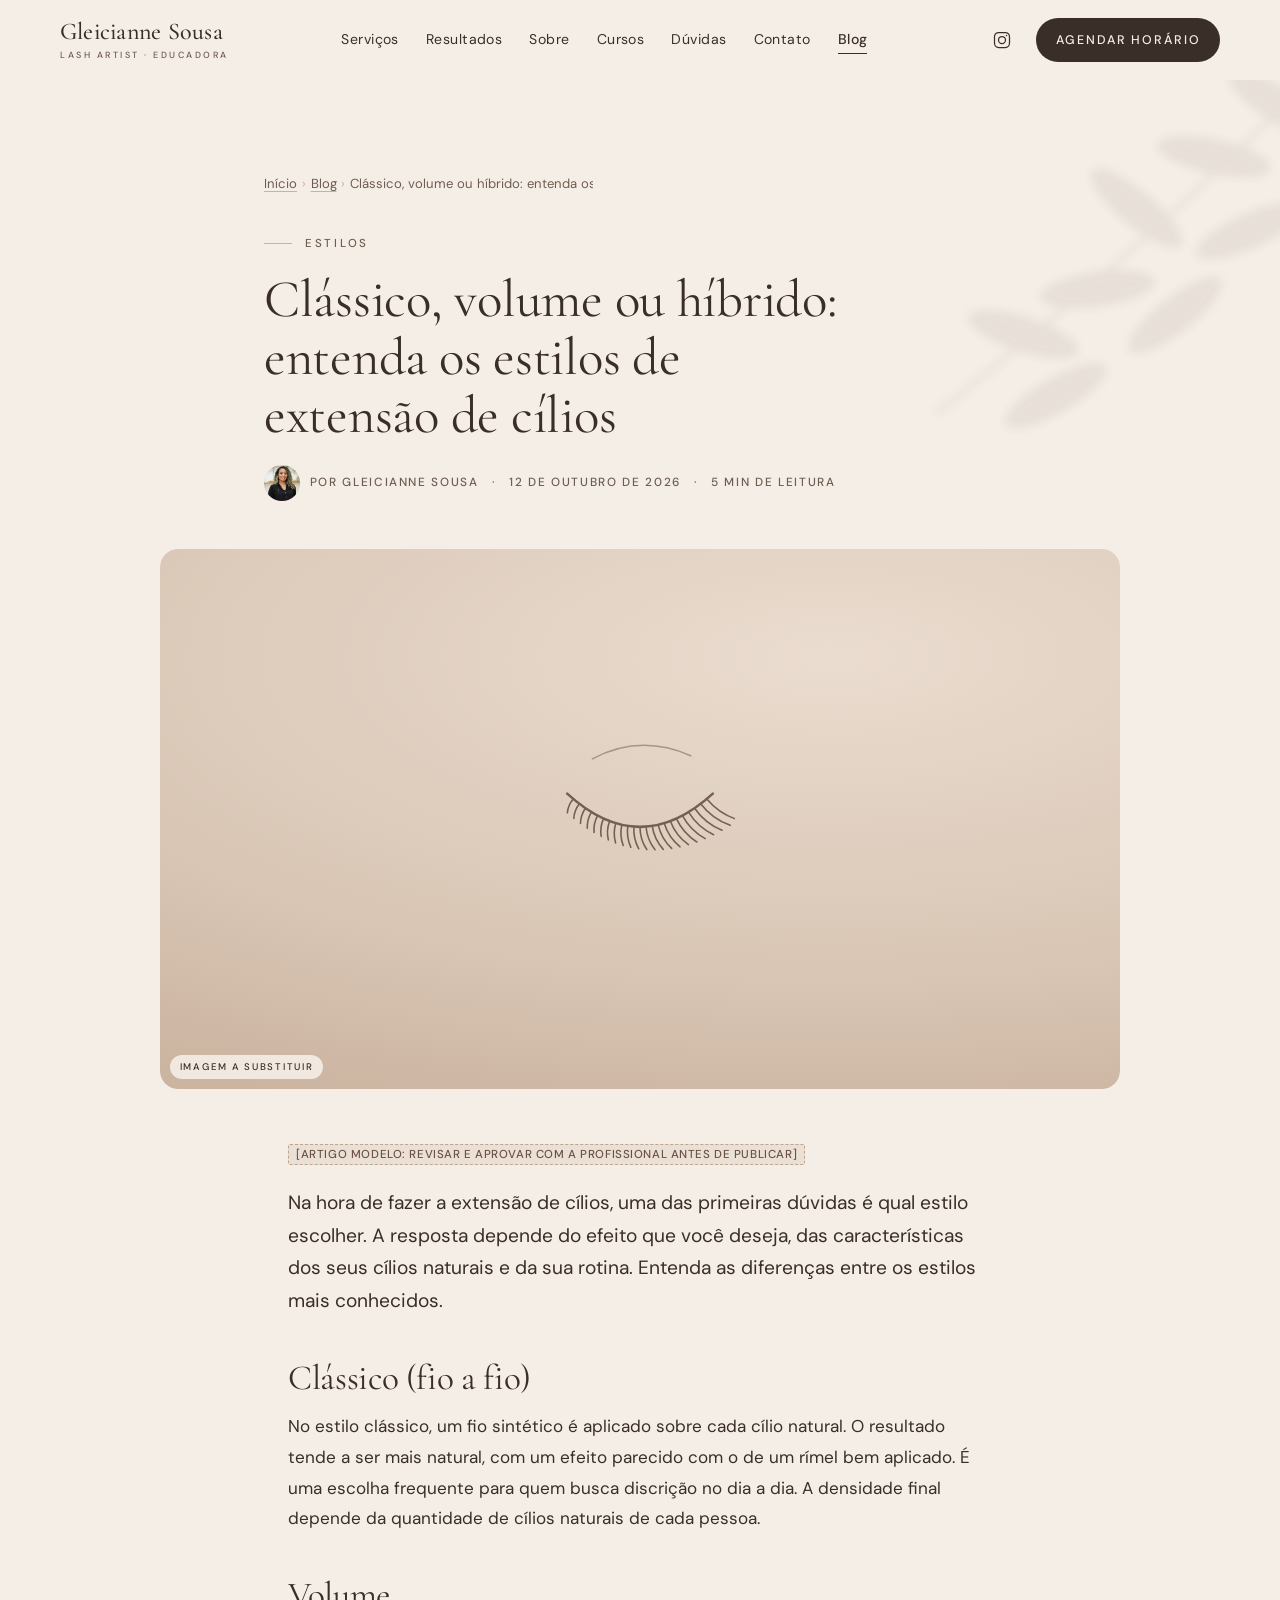
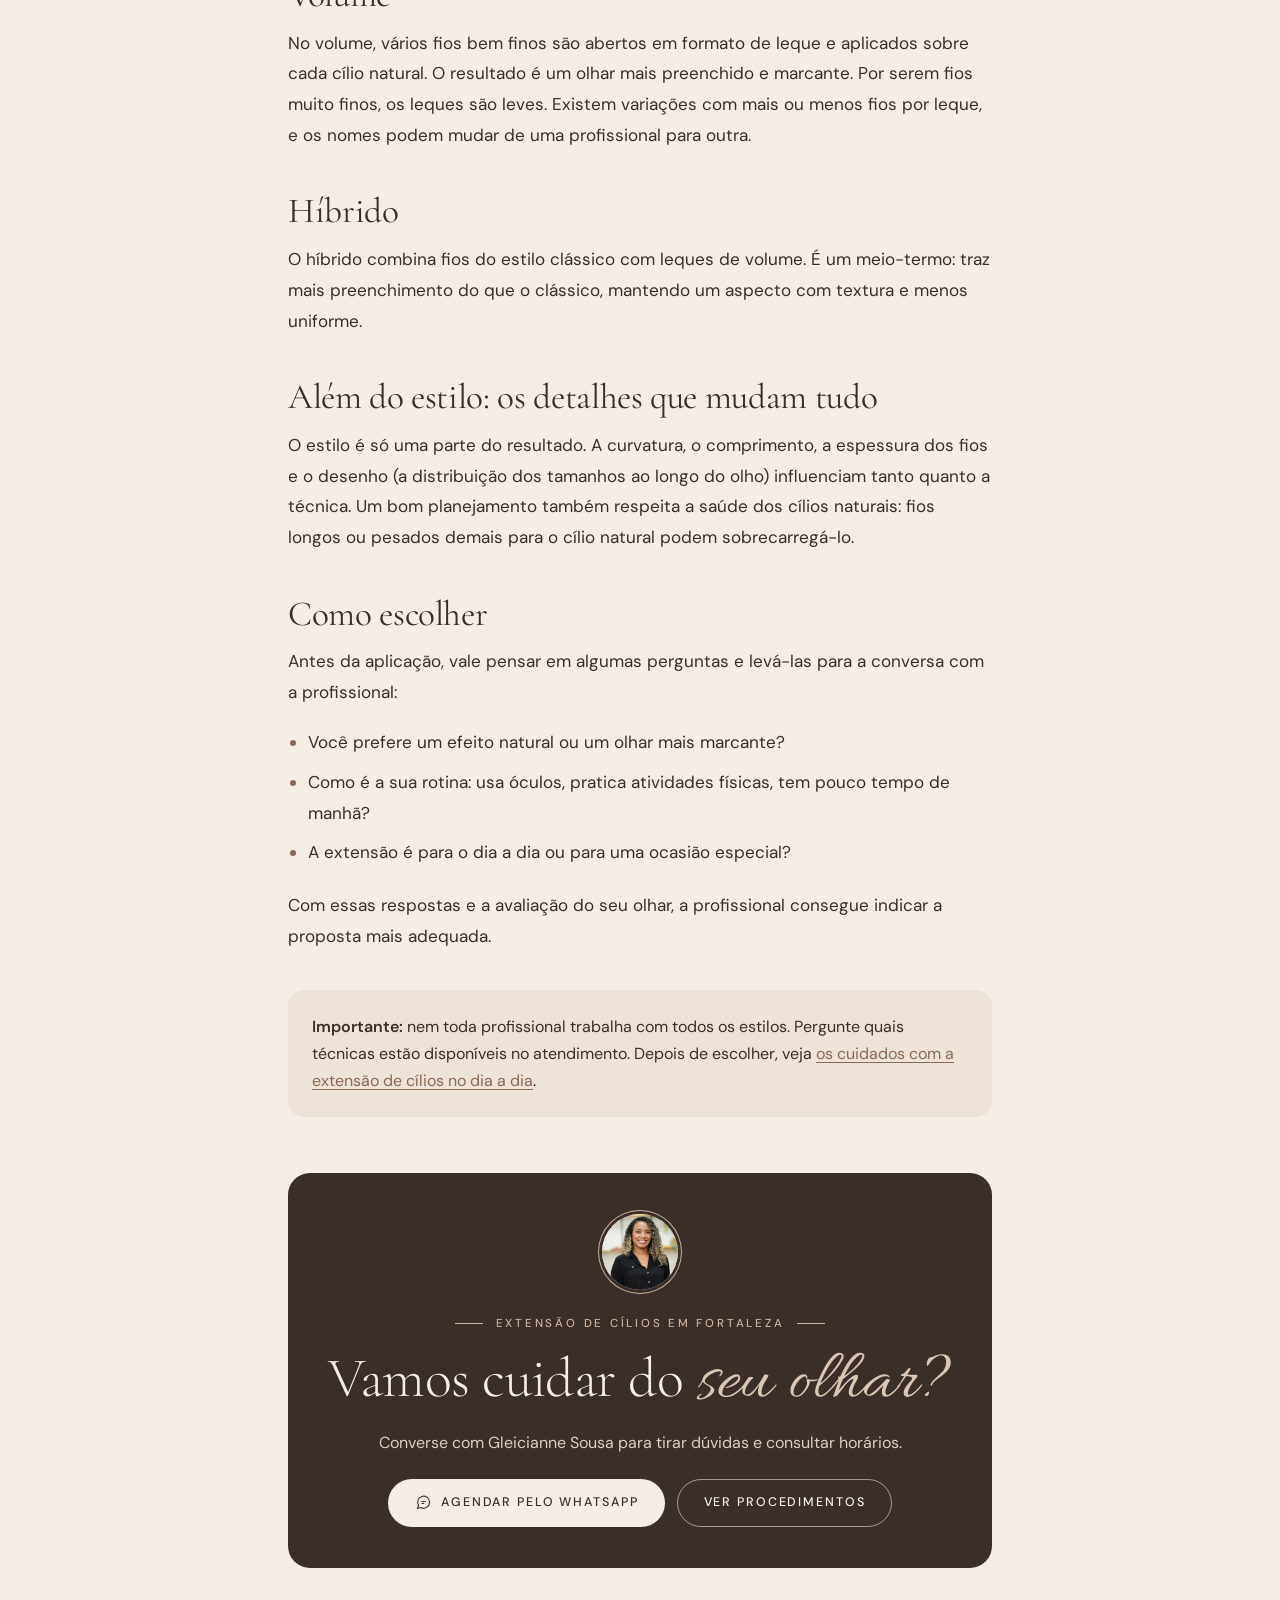
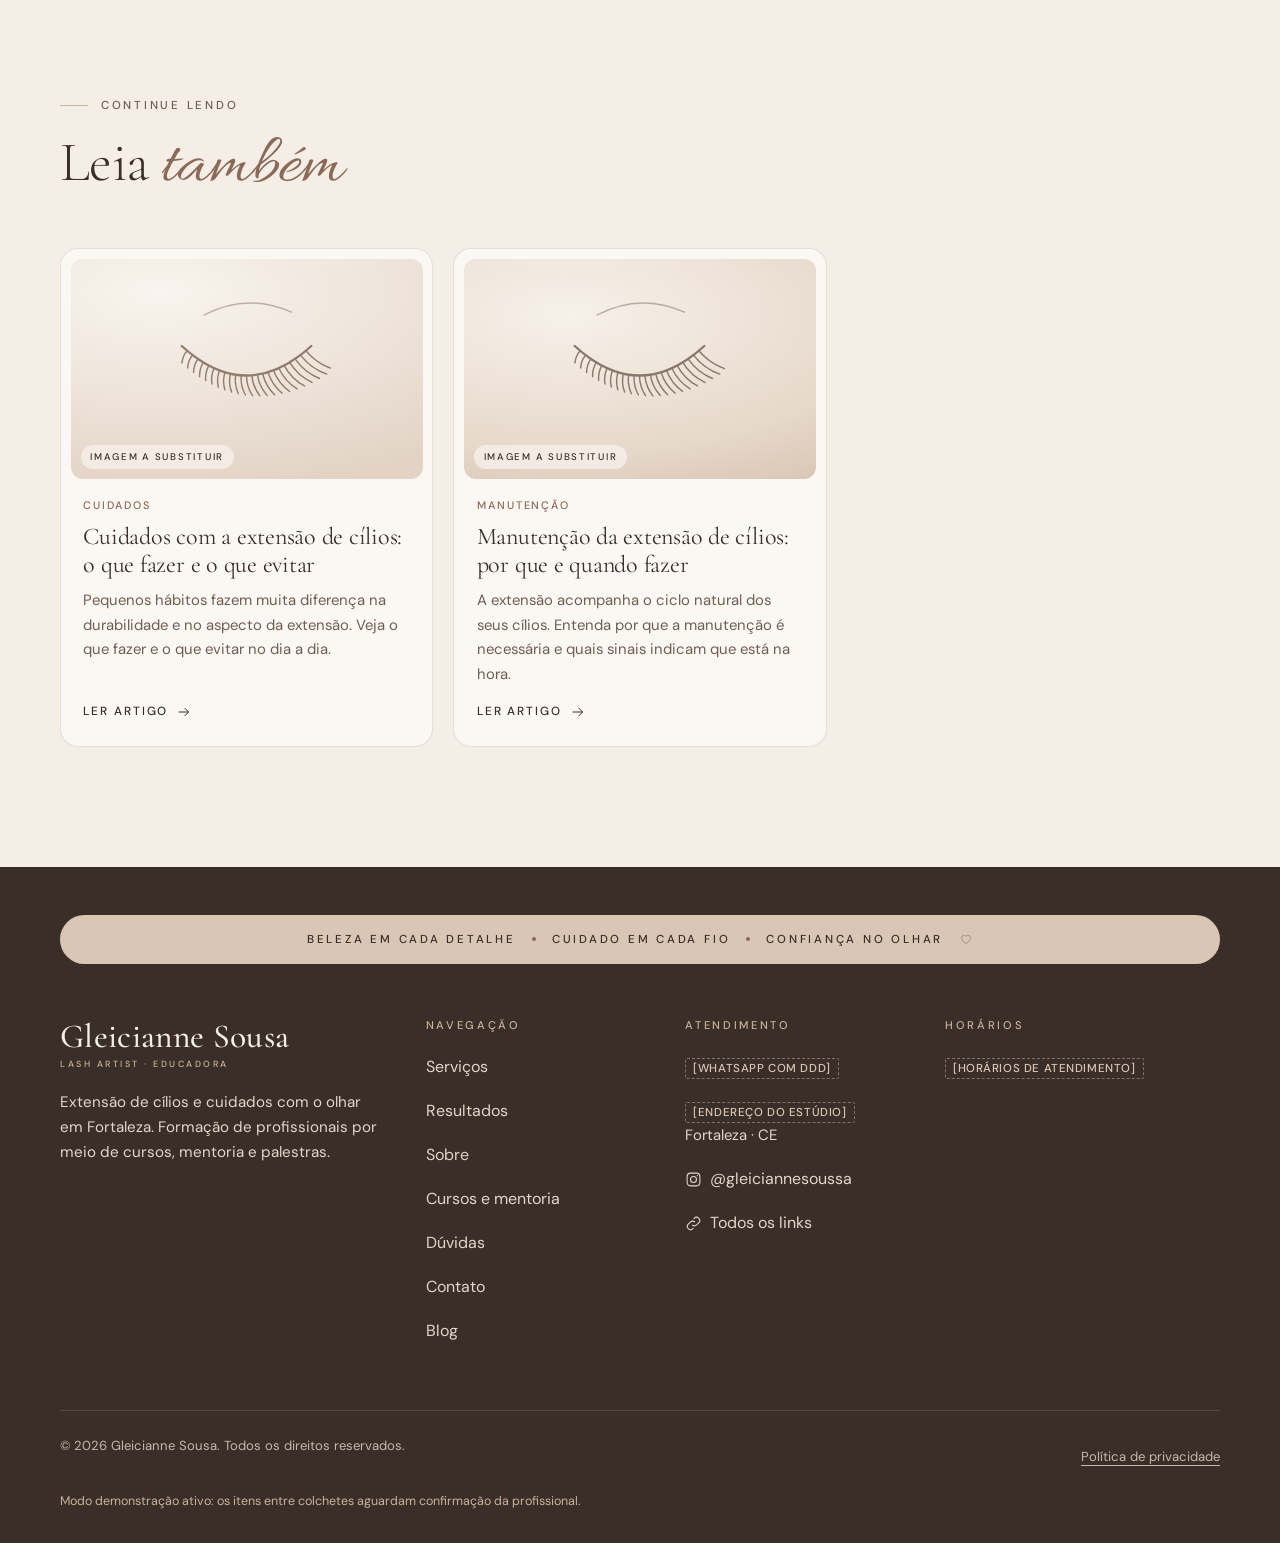
<file: blog/estilos-extensao-de-cilios-classico-volume-hibrido.html>
<!DOCTYPE html>
<html lang="pt-BR" data-path="blog/estilos-extensao-de-cilios-classico-volume-hibrido.html">
<head>
<!-- METADADOS E SEO — landing page de destino do Perfil da Empresa no Google e do Google Ads -->
<meta charset="UTF-8">
<meta name="viewport" content="width=device-width, initial-scale=1">
<title>Clássico, volume ou híbrido: entenda os estilos de extensão de cílios | Gleicianne Sousa</title>
<meta name="description" content="Entenda a diferença entre extensão de cílios clássica, volume e híbrida e saiba o que considerar para escolher o estilo ideal para o seu olhar.">
<meta name="theme-color" content="#F5EEE7">
<meta name="robots" content="index, follow">
<meta name="format-detection" content="telephone=no">
<meta property="og:type" content="website">
<meta property="og:locale" content="pt_BR">
<meta property="og:site_name" content="Gleicianne Sousa">
<meta property="og:title" content="Clássico, volume ou híbrido: entenda os estilos de extensão de cílios | Gleicianne Sousa">
<meta property="og:description" content="Entenda a diferença entre extensão de cílios clássica, volume e híbrida e saiba o que considerar para escolher o estilo ideal para o seu olhar.">
<!-- og:url, og:image e favicon são definidos via CONFIG.seo quando houver domínio e arquivos oficiais -->
<meta name="twitter:card" content="summary_large_image">
<script>document.documentElement.classList.add('js');</script>
<link rel="preconnect" href="https://fonts.googleapis.com">
<link rel="preconnect" href="https://fonts.gstatic.com" crossorigin>
<link href="https://fonts.googleapis.com/css2?family=Cormorant+Garamond:ital,wght@0,300;0,400;0,500;0,600;1,300;1,400;1,500&family=DM+Sans:opsz,wght@9..40,400;9..40,500;9..40,600&family=Italiana&family=Allura&display=swap" rel="stylesheet">

<meta property="og:type" content="article">
<meta property="article:published_time" content="2026-10-12">
<script type="application/ld+json" data-relative>{"@context": "https://schema.org", "@graph": [{"@type": "BlogPosting", "headline": "Clássico, volume ou híbrido: entenda os estilos de extensão de cílios", "description": "Entenda a diferença entre extensão de cílios clássica, volume e híbrida e saiba o que considerar para escolher o estilo ideal para o seu olhar.", "datePublished": "2026-10-12", "dateModified": "2026-10-12", "inLanguage": "pt-BR", "author": {"@type": "Person", "name": "Gleicianne Sousa"}, "publisher": {"@type": "Person", "name": "Gleicianne Sousa"}}, {"@type": "BreadcrumbList", "itemListElement": [{"@type": "ListItem", "position": 1, "name": "Início", "item": "../index.html"}, {"@type": "ListItem", "position": 2, "name": "Blog", "item": "index.html"}, {"@type": "ListItem", "position": 3, "name": "Clássico, volume ou híbrido: entenda os estilos de extensão de cílios"}]}]}</script>
<link rel="stylesheet" href="../assets/style.css">
</head>

<body>
<a class="skip-link" href="#conteudo">Pular para o conteúdo</a>

<header class="site-header" id="siteHeader">
  <div class="container header-inner">
    <a class="brand" href="../index.html" aria-label="Gleicianne Sousa — início">
      <span class="brand-name">Gleicianne Sousa</span>
      <span class="brand-sig">LASH ARTIST · EDUCADORA</span>
    </a>
    <nav class="nav-desktop" aria-label="Seções da página">
      <ul>
        <li><a href="../index.html#servicos" data-nav="servicos">Serviços</a></li>
        <li><a href="../index.html#resultados" data-nav="resultados">Resultados</a></li>
        <li><a href="../index.html#sobre" data-nav="sobre">Sobre</a></li>
        <li><a href="../index.html#formacao" data-nav="formacao">Cursos</a></li>
        <li><a href="../index.html#duvidas" data-nav="duvidas">Dúvidas</a></li>
        <li><a href="../index.html#contato" data-nav="contato">Contato</a></li>
        <li><a href="index.html" aria-current="page">Blog</a></li>
      </ul>
    </nav>
    <div class="header-actions">
      <a class="icon-btn" href="https://instagram.com/gleiciannesoussa" data-href="instagram" target="_blank" rel="noopener" aria-label="Instagram (abre em nova aba)" data-track="instagram"><span data-icon="instagram"></span></a>
      <a class="btn btn--primary header-cta" href="../index.html#contato" data-wa="schedule" data-track="whatsapp">Agendar horário</a>
      <button class="icon-btn menu-toggle" type="button" id="menuToggle" aria-controls="mobileMenu" aria-expanded="false" aria-label="Abrir menu"><span data-icon="menu"></span></button>
    </div>
  </div>
  <nav class="mobile-menu" id="mobileMenu" aria-label="Menu" hidden>
    <ul>
      <li><a href="../index.html#servicos" data-nav="servicos">Serviços<span data-icon="arrow"></span></a></li>
      <li><a href="../index.html#resultados" data-nav="resultados">Resultados<span data-icon="arrow"></span></a></li>
      <li><a href="../index.html#sobre" data-nav="sobre">Sobre<span data-icon="arrow"></span></a></li>
      <li><a href="../index.html#formacao" data-nav="formacao">Cursos e mentoria<span data-icon="arrow"></span></a></li>
      <li><a href="../index.html#duvidas" data-nav="duvidas">Dúvidas<span data-icon="arrow"></span></a></li>
      <li><a href="../index.html#contato" data-nav="contato">Contato<span data-icon="arrow"></span></a></li>
      <li><a href="index.html">Blog<span data-icon="arrow"></span></a></li>
    </ul>
    <div class="btn-row">
      <a class="btn btn--primary" href="../index.html#contato" data-wa="schedule" data-track="whatsapp"><span data-icon="chat"></span>Agendar horário</a>
      <a class="btn btn--ghost" href="https://instagram.com/gleiciannesoussa" data-href="instagram" target="_blank" rel="noopener" data-track="instagram"><span data-icon="instagram"></span>Instagram</a>
    </div>
  </nav>
</header>

<main id="conteudo" tabindex="-1">

  <article class="post">
    <header class="page-hero post-hero">
      <div data-deco="leaves"></div>
      <div class="container post-container">
        <nav class="breadcrumb" aria-label="Você está em"><ol><li><a href="../index.html">Início</a></li><li><a href="index.html">Blog</a></li><li aria-current="page">Clássico, volume ou híbrido: entenda os estilos de extensão de cílios</li></ol></nav>
        <p class="eyebrow">Estilos</p>
        <h1 class="post-title" id="page-title">Clássico, volume ou híbrido: entenda os estilos de extensão de cílios</h1>
        <p class="post-meta"><span class="post-by"><span data-avatar="36"></span>Por Gleicianne Sousa</span><span aria-hidden="true">·</span><time datetime="2026-10-12">12 de outubro de 2026</time><span aria-hidden="true">·</span><span>5 min de leitura</span></p>
      </div>
    </header>
    <div class="container">
      <div class="post-cover" data-img="blog.estilos-extensao-de-cilios-classico-volume-hibrido" data-eager></div>
      <div class="prose">
        <p class="review-note" data-demo-only hidden><span class="ph">[ARTIGO MODELO: REVISAR E APROVAR COM A PROFISSIONAL ANTES DE PUBLICAR]</span></p>
        <p class="lead">Na hora de fazer a extensão de cílios, uma das primeiras dúvidas é qual estilo escolher. A resposta depende do efeito que você deseja, das características dos seus cílios naturais e da sua rotina. Entenda as diferenças entre os estilos mais conhecidos.</p>

<h2>Clássico (fio a fio)</h2>
<p>No estilo clássico, um fio sintético é aplicado sobre cada cílio natural. O resultado tende a ser mais natural, com um efeito parecido com o de um rímel bem aplicado. É uma escolha frequente para quem busca discrição no dia a dia. A densidade final depende da quantidade de cílios naturais de cada pessoa.</p>

<h2>Volume</h2>
<p>No volume, vários fios bem finos são abertos em formato de leque e aplicados sobre cada cílio natural. O resultado é um olhar mais preenchido e marcante. Por serem fios muito finos, os leques são leves. Existem variações com mais ou menos fios por leque, e os nomes podem mudar de uma profissional para outra.</p>

<h2>Híbrido</h2>
<p>O híbrido combina fios do estilo clássico com leques de volume. É um meio-termo: traz mais preenchimento do que o clássico, mantendo um aspecto com textura e menos uniforme.</p>

<h2>Além do estilo: os detalhes que mudam tudo</h2>
<p>O estilo é só uma parte do resultado. A curvatura, o comprimento, a espessura dos fios e o desenho (a distribuição dos tamanhos ao longo do olho) influenciam tanto quanto a técnica. Um bom planejamento também respeita a saúde dos cílios naturais: fios longos ou pesados demais para o cílio natural podem sobrecarregá-lo.</p>

<h2>Como escolher</h2>
<p>Antes da aplicação, vale pensar em algumas perguntas e levá-las para a conversa com a profissional:</p>
<ul>
  <li>Você prefere um efeito natural ou um olhar mais marcante?</li>
  <li>Como é a sua rotina: usa óculos, pratica atividades físicas, tem pouco tempo de manhã?</li>
  <li>A extensão é para o dia a dia ou para uma ocasião especial?</li>
</ul>
<p>Com essas respostas e a avaliação do seu olhar, a profissional consegue indicar a proposta mais adequada.</p>

<div class="callout"><strong>Importante:</strong> nem toda profissional trabalha com todos os estilos. Pergunte quais técnicas estão disponíveis no atendimento. Depois de escolher, veja <a href="cuidados-extensao-de-cilios.html">os cuidados com a extensão de cílios no dia a dia</a>.</div>
      </div>
      <aside class="post-cta" aria-labelledby="cta-1">
        <span data-avatar="76" data-ring></span>
        <p class="eyebrow">Extensão de cílios em Fortaleza</p>
        <h2 class="h2" id="cta-1">Vamos cuidar do <em class="accent">seu olhar?</em></h2>
        <p>Converse com Gleicianne Sousa para tirar dúvidas e consultar horários.</p>
        <div class="btn-row"><a class="btn btn--light" href="../index.html#contato" data-wa="schedule" data-track="whatsapp"><span data-icon="chat"></span>Agendar pelo WhatsApp</a><a class="btn btn--outline-light" href="../index.html#servicos">Ver procedimentos</a></div>
      </aside>
    </div>
  </article>

  <section class="section" aria-labelledby="t-related">
    <div class="container">
      <div class="section-head"><p class="eyebrow">Continue lendo</p><h2 class="h2" id="t-related">Leia <em class="accent">também</em></h2></div>
      <div class="post-cards"><a class="post-card reveal" href="cuidados-extensao-de-cilios.html">
          <div data-img="blog.cuidados-extensao-de-cilios"></div>
          <div class="post-card-body">
            <span class="cat">Cuidados</span>
            <h3>Cuidados com a extensão de cílios: o que fazer e o que evitar</h3>
            <p>Pequenos hábitos fazem muita diferença na durabilidade e no aspecto da extensão. Veja o que fazer e o que evitar no dia a dia.</p>
            <span class="more">Ler artigo<span data-icon="arrow"></span></span>
          </div>
        </a><a class="post-card reveal" href="manutencao-extensao-de-cilios.html">
          <div data-img="blog.manutencao-extensao-de-cilios"></div>
          <div class="post-card-body">
            <span class="cat">Manutenção</span>
            <h3>Manutenção da extensão de cílios: por que e quando fazer</h3>
            <p>A extensão acompanha o ciclo natural dos seus cílios. Entenda por que a manutenção é necessária e quais sinais indicam que está na hora.</p>
            <span class="more">Ler artigo<span data-icon="arrow"></span></span>
          </div>
        </a></div>
    </div>
  </section>
</main>

<footer class="site-footer" id="siteFooter">
  <div class="container">
    <p class="tagline-pill"><span>Beleza em cada detalhe</span><span class="dot" aria-hidden="true"></span><span>Cuidado em cada fio</span><span class="dot" aria-hidden="true"></span><span>Confiança no olhar</span><span data-icon="heart"></span></p>
    <div class="footer-grid">
      <div class="footer-brand">
        <a class="brand" href="../index.html"><span class="brand-name">Gleicianne Sousa</span><span class="brand-sig">LASH ARTIST · EDUCADORA</span></a>
        <p>Extensão de cílios e cuidados com o olhar em Fortaleza. Formação de profissionais por meio de cursos, mentoria e palestras.</p>
      </div>
      <nav aria-label="Rodapé">
        <h2>Navegação</h2>
        <ul>
          <li><a href="../index.html#servicos">Serviços</a></li>
          <li><a href="../index.html#resultados">Resultados</a></li>
          <li><a href="../index.html#sobre">Sobre</a></li>
          <li><a href="../index.html#formacao">Cursos e mentoria</a></li>
          <li><a href="../index.html#duvidas">Dúvidas</a></li>
          <li><a href="../index.html#contato">Contato</a></li>
          <li><a href="index.html">Blog</a></li>
        </ul>
      </nav>
      <div>
        <h2>Atendimento</h2>
        <ul id="footerContact"></ul>
      </div>
      <div>
        <h2>Horários</h2>
        <ul id="footerHours"></ul>
      </div>
    </div>
    <div class="footer-bottom">
      <span>© <span id="year">2026</span> Gleicianne Sousa. Todos os direitos reservados.</span>
      <button type="button" class="link-btn" data-open-privacy>Política de privacidade</button>
      <span class="demo-note" id="demoNote" hidden>Modo demonstração ativo: os itens entre colchetes aguardam confirmação da profissional.</span>
    </div>
  </div>
</footer>
<!-- Barra fixa de ações no celular -->
<nav class="mbar" aria-label="Ações rápidas">
  <a class="primary" href="../index.html#contato" data-wa="schedule" data-track="whatsapp"><span data-icon="chat"></span>WhatsApp</a>
  <a href="#" data-href="tel" data-track="call" hidden><span data-icon="phone"></span>Ligar</a>
  <a href="#" data-href="directions" data-track="directions" hidden><span data-icon="pin"></span>Como chegar</a>
</nav>

<!-- Aviso de cookies (exibido apenas quando o rastreamento estiver configurado) -->
<div class="consent" id="consent" role="dialog" aria-label="Preferências de cookies" hidden>
  <p>Usamos cookies do Google para medir visitas e o desempenho de anúncios. Você pode aceitar ou recusar. <button type="button" class="link-btn" data-open-privacy style="min-height:0">Saiba mais</button>.</p>
  <div class="btn-row">
    <button type="button" class="btn btn--primary" data-consent="granted">Aceitar</button>
    <button type="button" class="btn btn--ghost" data-consent="denied">Recusar</button>
  </div>
</div>

<!-- Política de privacidade (modelo: revisar com a profissional antes de publicar) -->
<dialog class="modal" id="privacy" aria-labelledby="t-privacy">
  <div class="modal-head">
    <h2 id="t-privacy">Política de privacidade</h2>
    <button type="button" class="icon-btn" data-close-privacy aria-label="Fechar"><span data-icon="close"></span></button>
  </div>
  <div class="modal-body">
    <p id="privacyDemo" hidden><span class="ph">[MODELO: REVISAR COM A PROFISSIONAL ANTES DE PUBLICAR]</span></p>
    <h3>Formulário de contato</h3>
    <p>O formulário deste site não envia nem armazena seus dados em servidores. Ele apenas prepara uma mensagem que você revisa e envia, se quiser, pelo seu próprio WhatsApp.</p>
    <h3>Cookies e medição</h3>
    <p>Com o seu consentimento, este site pode usar ferramentas do Google (como Google Analytics e Google Ads) para medir visitas e o desempenho de anúncios. Você pode recusar sem prejuízo ao uso do site.</p>
    <h3>Serviços de terceiros</h3>
    <p>Links para WhatsApp, Instagram e Google Maps levam a serviços de terceiros, que têm políticas próprias. O mapa só é carregado se você clicar para exibi-lo.</p>
    <h3>Contato</h3>
    <p>Para dúvidas sobre seus dados, fale com Gleicianne Sousa pelos canais de atendimento informados nesta página.</p>
  </div>
</dialog>

<div class="sr-only" aria-live="polite" id="srAnnounce"></div>

<script src="../assets/config.js"></script>
<script src="../assets/site.js"></script>
</body>
</html>
</file>
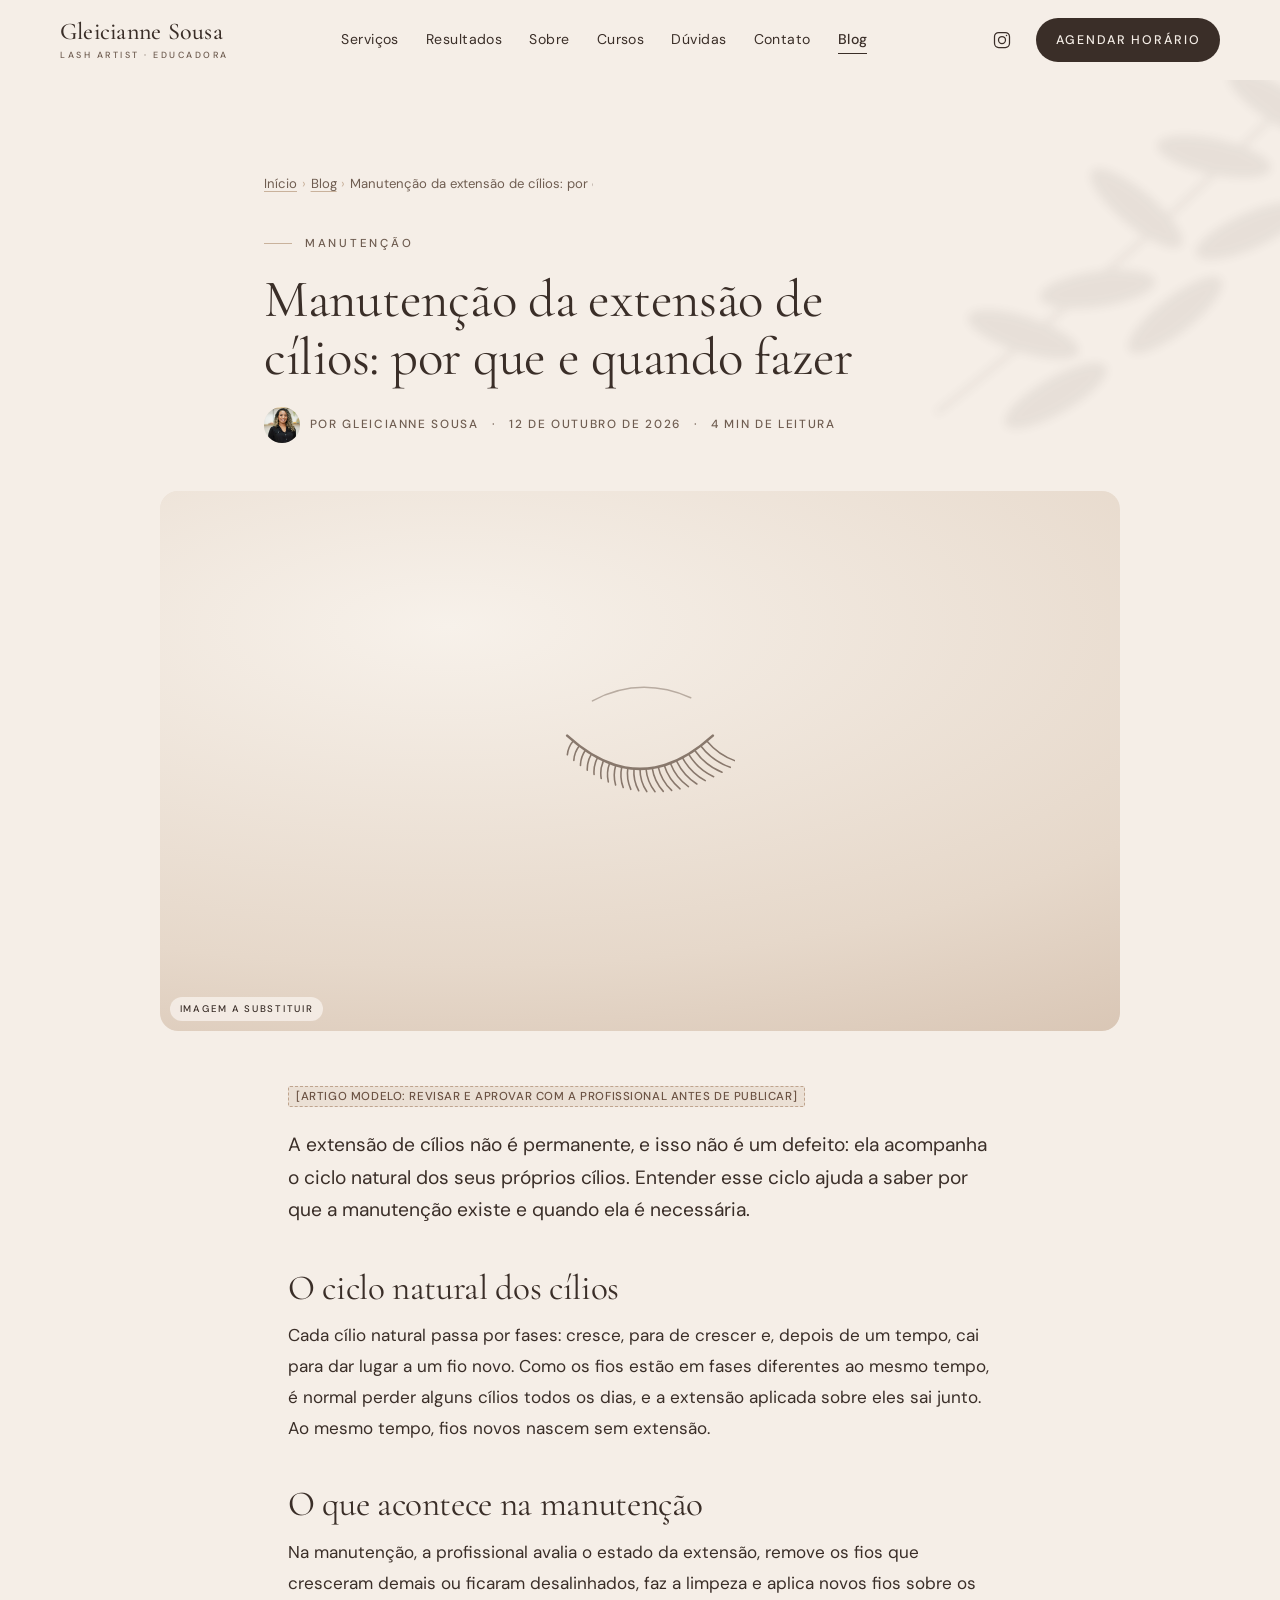
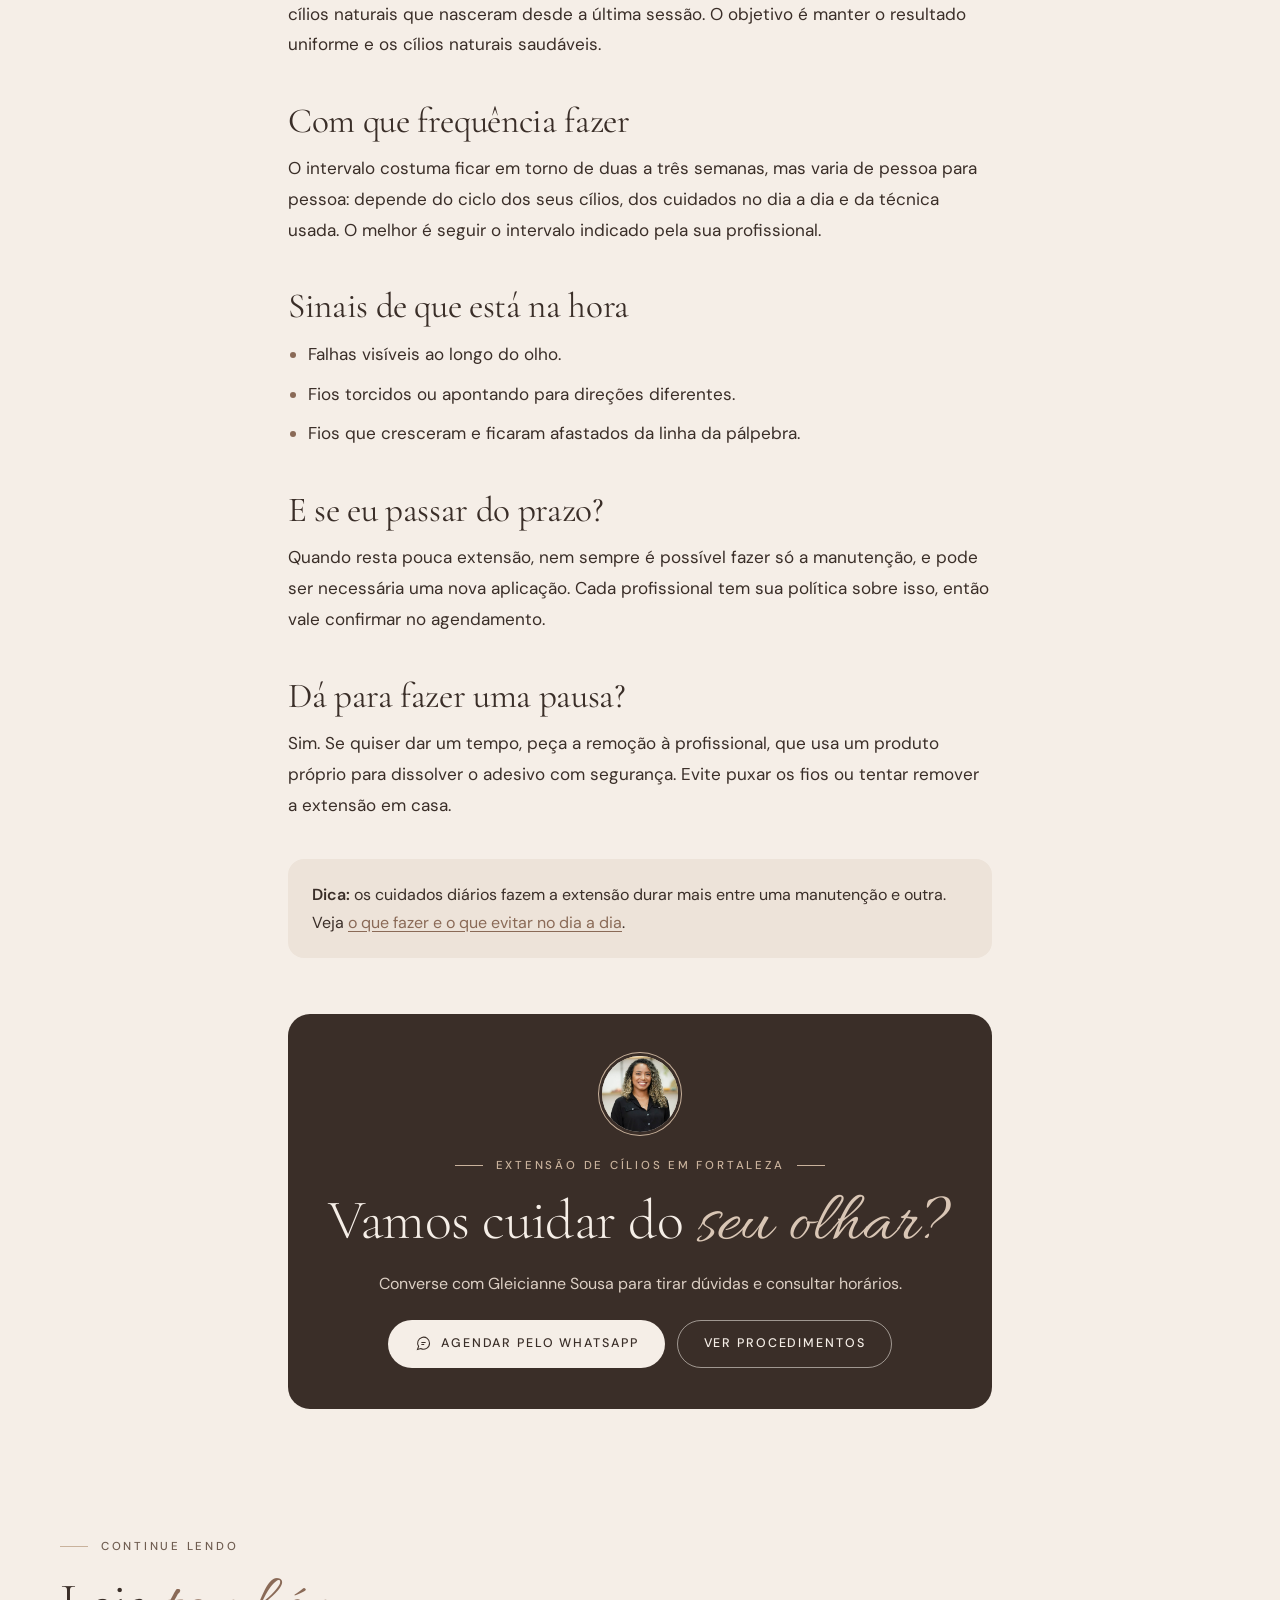
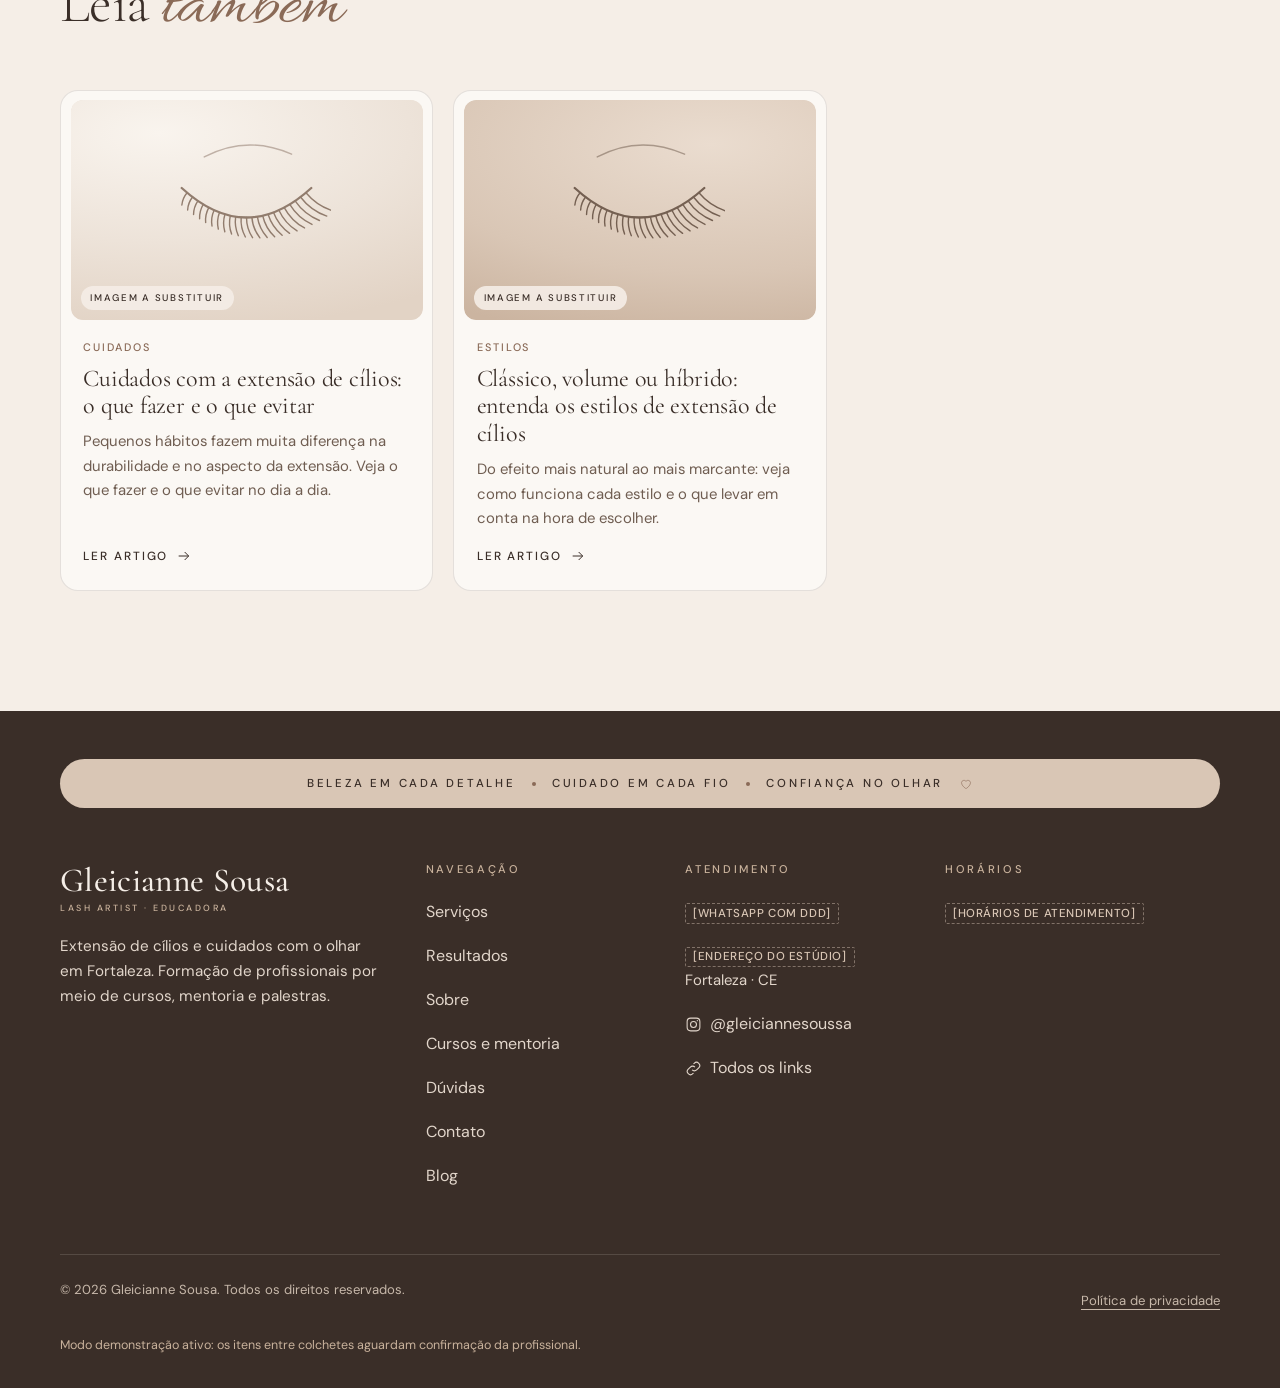
<file: blog/manutencao-extensao-de-cilios.html>
<!DOCTYPE html>
<html lang="pt-BR" data-path="blog/manutencao-extensao-de-cilios.html">
<head>
<!-- METADADOS E SEO — landing page de destino do Perfil da Empresa no Google e do Google Ads -->
<meta charset="UTF-8">
<meta name="viewport" content="width=device-width, initial-scale=1">
<title>Manutenção da extensão de cílios: por que e quando fazer | Gleicianne Sousa</title>
<meta name="description" content="Saiba por que a extensão de cílios precisa de manutenção, como funciona o ciclo natural dos cílios e quais sinais indicam que está na hora de voltar ao estúdio.">
<meta name="theme-color" content="#F5EEE7">
<meta name="robots" content="index, follow">
<meta name="format-detection" content="telephone=no">
<meta property="og:type" content="website">
<meta property="og:locale" content="pt_BR">
<meta property="og:site_name" content="Gleicianne Sousa">
<meta property="og:title" content="Manutenção da extensão de cílios: por que e quando fazer | Gleicianne Sousa">
<meta property="og:description" content="Saiba por que a extensão de cílios precisa de manutenção, como funciona o ciclo natural dos cílios e quais sinais indicam que está na hora de voltar ao estúdio.">
<!-- og:url, og:image e favicon são definidos via CONFIG.seo quando houver domínio e arquivos oficiais -->
<meta name="twitter:card" content="summary_large_image">
<script>document.documentElement.classList.add('js');</script>
<link rel="preconnect" href="https://fonts.googleapis.com">
<link rel="preconnect" href="https://fonts.gstatic.com" crossorigin>
<link href="https://fonts.googleapis.com/css2?family=Cormorant+Garamond:ital,wght@0,300;0,400;0,500;0,600;1,300;1,400;1,500&family=DM+Sans:opsz,wght@9..40,400;9..40,500;9..40,600&family=Italiana&family=Allura&display=swap" rel="stylesheet">

<meta property="og:type" content="article">
<meta property="article:published_time" content="2026-10-12">
<script type="application/ld+json" data-relative>{"@context": "https://schema.org", "@graph": [{"@type": "BlogPosting", "headline": "Manutenção da extensão de cílios: por que e quando fazer", "description": "Saiba por que a extensão de cílios precisa de manutenção, como funciona o ciclo natural dos cílios e quais sinais indicam que está na hora de voltar ao estúdio.", "datePublished": "2026-10-12", "dateModified": "2026-10-12", "inLanguage": "pt-BR", "author": {"@type": "Person", "name": "Gleicianne Sousa"}, "publisher": {"@type": "Person", "name": "Gleicianne Sousa"}}, {"@type": "BreadcrumbList", "itemListElement": [{"@type": "ListItem", "position": 1, "name": "Início", "item": "../index.html"}, {"@type": "ListItem", "position": 2, "name": "Blog", "item": "index.html"}, {"@type": "ListItem", "position": 3, "name": "Manutenção da extensão de cílios: por que e quando fazer"}]}]}</script>
<link rel="stylesheet" href="../assets/style.css">
</head>

<body>
<a class="skip-link" href="#conteudo">Pular para o conteúdo</a>

<header class="site-header" id="siteHeader">
  <div class="container header-inner">
    <a class="brand" href="../index.html" aria-label="Gleicianne Sousa — início">
      <span class="brand-name">Gleicianne Sousa</span>
      <span class="brand-sig">LASH ARTIST · EDUCADORA</span>
    </a>
    <nav class="nav-desktop" aria-label="Seções da página">
      <ul>
        <li><a href="../index.html#servicos" data-nav="servicos">Serviços</a></li>
        <li><a href="../index.html#resultados" data-nav="resultados">Resultados</a></li>
        <li><a href="../index.html#sobre" data-nav="sobre">Sobre</a></li>
        <li><a href="../index.html#formacao" data-nav="formacao">Cursos</a></li>
        <li><a href="../index.html#duvidas" data-nav="duvidas">Dúvidas</a></li>
        <li><a href="../index.html#contato" data-nav="contato">Contato</a></li>
        <li><a href="index.html" aria-current="page">Blog</a></li>
      </ul>
    </nav>
    <div class="header-actions">
      <a class="icon-btn" href="https://instagram.com/gleiciannesoussa" data-href="instagram" target="_blank" rel="noopener" aria-label="Instagram (abre em nova aba)" data-track="instagram"><span data-icon="instagram"></span></a>
      <a class="btn btn--primary header-cta" href="../index.html#contato" data-wa="schedule" data-track="whatsapp">Agendar horário</a>
      <button class="icon-btn menu-toggle" type="button" id="menuToggle" aria-controls="mobileMenu" aria-expanded="false" aria-label="Abrir menu"><span data-icon="menu"></span></button>
    </div>
  </div>
  <nav class="mobile-menu" id="mobileMenu" aria-label="Menu" hidden>
    <ul>
      <li><a href="../index.html#servicos" data-nav="servicos">Serviços<span data-icon="arrow"></span></a></li>
      <li><a href="../index.html#resultados" data-nav="resultados">Resultados<span data-icon="arrow"></span></a></li>
      <li><a href="../index.html#sobre" data-nav="sobre">Sobre<span data-icon="arrow"></span></a></li>
      <li><a href="../index.html#formacao" data-nav="formacao">Cursos e mentoria<span data-icon="arrow"></span></a></li>
      <li><a href="../index.html#duvidas" data-nav="duvidas">Dúvidas<span data-icon="arrow"></span></a></li>
      <li><a href="../index.html#contato" data-nav="contato">Contato<span data-icon="arrow"></span></a></li>
      <li><a href="index.html">Blog<span data-icon="arrow"></span></a></li>
    </ul>
    <div class="btn-row">
      <a class="btn btn--primary" href="../index.html#contato" data-wa="schedule" data-track="whatsapp"><span data-icon="chat"></span>Agendar horário</a>
      <a class="btn btn--ghost" href="https://instagram.com/gleiciannesoussa" data-href="instagram" target="_blank" rel="noopener" data-track="instagram"><span data-icon="instagram"></span>Instagram</a>
    </div>
  </nav>
</header>

<main id="conteudo" tabindex="-1">

  <article class="post">
    <header class="page-hero post-hero">
      <div data-deco="leaves"></div>
      <div class="container post-container">
        <nav class="breadcrumb" aria-label="Você está em"><ol><li><a href="../index.html">Início</a></li><li><a href="index.html">Blog</a></li><li aria-current="page">Manutenção da extensão de cílios: por que e quando fazer</li></ol></nav>
        <p class="eyebrow">Manutenção</p>
        <h1 class="post-title" id="page-title">Manutenção da extensão de cílios: por que e quando fazer</h1>
        <p class="post-meta"><span class="post-by"><span data-avatar="36"></span>Por Gleicianne Sousa</span><span aria-hidden="true">·</span><time datetime="2026-10-12">12 de outubro de 2026</time><span aria-hidden="true">·</span><span>4 min de leitura</span></p>
      </div>
    </header>
    <div class="container">
      <div class="post-cover" data-img="blog.manutencao-extensao-de-cilios" data-eager></div>
      <div class="prose">
        <p class="review-note" data-demo-only hidden><span class="ph">[ARTIGO MODELO: REVISAR E APROVAR COM A PROFISSIONAL ANTES DE PUBLICAR]</span></p>
        <p class="lead">A extensão de cílios não é permanente, e isso não é um defeito: ela acompanha o ciclo natural dos seus próprios cílios. Entender esse ciclo ajuda a saber por que a manutenção existe e quando ela é necessária.</p>

<h2>O ciclo natural dos cílios</h2>
<p>Cada cílio natural passa por fases: cresce, para de crescer e, depois de um tempo, cai para dar lugar a um fio novo. Como os fios estão em fases diferentes ao mesmo tempo, é normal perder alguns cílios todos os dias, e a extensão aplicada sobre eles sai junto. Ao mesmo tempo, fios novos nascem sem extensão.</p>

<h2>O que acontece na manutenção</h2>
<p>Na manutenção, a profissional avalia o estado da extensão, remove os fios que cresceram demais ou ficaram desalinhados, faz a limpeza e aplica novos fios sobre os cílios naturais que nasceram desde a última sessão. O objetivo é manter o resultado uniforme e os cílios naturais saudáveis.</p>

<h2>Com que frequência fazer</h2>
<p>O intervalo costuma ficar em torno de duas a três semanas, mas varia de pessoa para pessoa: depende do ciclo dos seus cílios, dos cuidados no dia a dia e da técnica usada. O melhor é seguir o intervalo indicado pela sua profissional.</p>

<h2>Sinais de que está na hora</h2>
<ul>
  <li>Falhas visíveis ao longo do olho.</li>
  <li>Fios torcidos ou apontando para direções diferentes.</li>
  <li>Fios que cresceram e ficaram afastados da linha da pálpebra.</li>
</ul>

<h2>E se eu passar do prazo?</h2>
<p>Quando resta pouca extensão, nem sempre é possível fazer só a manutenção, e pode ser necessária uma nova aplicação. Cada profissional tem sua política sobre isso, então vale confirmar no agendamento.</p>

<h2>Dá para fazer uma pausa?</h2>
<p>Sim. Se quiser dar um tempo, peça a remoção à profissional, que usa um produto próprio para dissolver o adesivo com segurança. Evite puxar os fios ou tentar remover a extensão em casa.</p>

<div class="callout"><strong>Dica:</strong> os cuidados diários fazem a extensão durar mais entre uma manutenção e outra. Veja <a href="cuidados-extensao-de-cilios.html">o que fazer e o que evitar no dia a dia</a>.</div>
      </div>
      <aside class="post-cta" aria-labelledby="cta-2">
        <span data-avatar="76" data-ring></span>
        <p class="eyebrow">Extensão de cílios em Fortaleza</p>
        <h2 class="h2" id="cta-2">Vamos cuidar do <em class="accent">seu olhar?</em></h2>
        <p>Converse com Gleicianne Sousa para tirar dúvidas e consultar horários.</p>
        <div class="btn-row"><a class="btn btn--light" href="../index.html#contato" data-wa="schedule" data-track="whatsapp"><span data-icon="chat"></span>Agendar pelo WhatsApp</a><a class="btn btn--outline-light" href="../index.html#servicos">Ver procedimentos</a></div>
      </aside>
    </div>
  </article>

  <section class="section" aria-labelledby="t-related">
    <div class="container">
      <div class="section-head"><p class="eyebrow">Continue lendo</p><h2 class="h2" id="t-related">Leia <em class="accent">também</em></h2></div>
      <div class="post-cards"><a class="post-card reveal" href="cuidados-extensao-de-cilios.html">
          <div data-img="blog.cuidados-extensao-de-cilios"></div>
          <div class="post-card-body">
            <span class="cat">Cuidados</span>
            <h3>Cuidados com a extensão de cílios: o que fazer e o que evitar</h3>
            <p>Pequenos hábitos fazem muita diferença na durabilidade e no aspecto da extensão. Veja o que fazer e o que evitar no dia a dia.</p>
            <span class="more">Ler artigo<span data-icon="arrow"></span></span>
          </div>
        </a><a class="post-card reveal" href="estilos-extensao-de-cilios-classico-volume-hibrido.html">
          <div data-img="blog.estilos-extensao-de-cilios-classico-volume-hibrido"></div>
          <div class="post-card-body">
            <span class="cat">Estilos</span>
            <h3>Clássico, volume ou híbrido: entenda os estilos de extensão de cílios</h3>
            <p>Do efeito mais natural ao mais marcante: veja como funciona cada estilo e o que levar em conta na hora de escolher.</p>
            <span class="more">Ler artigo<span data-icon="arrow"></span></span>
          </div>
        </a></div>
    </div>
  </section>
</main>

<footer class="site-footer" id="siteFooter">
  <div class="container">
    <p class="tagline-pill"><span>Beleza em cada detalhe</span><span class="dot" aria-hidden="true"></span><span>Cuidado em cada fio</span><span class="dot" aria-hidden="true"></span><span>Confiança no olhar</span><span data-icon="heart"></span></p>
    <div class="footer-grid">
      <div class="footer-brand">
        <a class="brand" href="../index.html"><span class="brand-name">Gleicianne Sousa</span><span class="brand-sig">LASH ARTIST · EDUCADORA</span></a>
        <p>Extensão de cílios e cuidados com o olhar em Fortaleza. Formação de profissionais por meio de cursos, mentoria e palestras.</p>
      </div>
      <nav aria-label="Rodapé">
        <h2>Navegação</h2>
        <ul>
          <li><a href="../index.html#servicos">Serviços</a></li>
          <li><a href="../index.html#resultados">Resultados</a></li>
          <li><a href="../index.html#sobre">Sobre</a></li>
          <li><a href="../index.html#formacao">Cursos e mentoria</a></li>
          <li><a href="../index.html#duvidas">Dúvidas</a></li>
          <li><a href="../index.html#contato">Contato</a></li>
          <li><a href="index.html">Blog</a></li>
        </ul>
      </nav>
      <div>
        <h2>Atendimento</h2>
        <ul id="footerContact"></ul>
      </div>
      <div>
        <h2>Horários</h2>
        <ul id="footerHours"></ul>
      </div>
    </div>
    <div class="footer-bottom">
      <span>© <span id="year">2026</span> Gleicianne Sousa. Todos os direitos reservados.</span>
      <button type="button" class="link-btn" data-open-privacy>Política de privacidade</button>
      <span class="demo-note" id="demoNote" hidden>Modo demonstração ativo: os itens entre colchetes aguardam confirmação da profissional.</span>
    </div>
  </div>
</footer>
<!-- Barra fixa de ações no celular -->
<nav class="mbar" aria-label="Ações rápidas">
  <a class="primary" href="../index.html#contato" data-wa="schedule" data-track="whatsapp"><span data-icon="chat"></span>WhatsApp</a>
  <a href="#" data-href="tel" data-track="call" hidden><span data-icon="phone"></span>Ligar</a>
  <a href="#" data-href="directions" data-track="directions" hidden><span data-icon="pin"></span>Como chegar</a>
</nav>

<!-- Aviso de cookies (exibido apenas quando o rastreamento estiver configurado) -->
<div class="consent" id="consent" role="dialog" aria-label="Preferências de cookies" hidden>
  <p>Usamos cookies do Google para medir visitas e o desempenho de anúncios. Você pode aceitar ou recusar. <button type="button" class="link-btn" data-open-privacy style="min-height:0">Saiba mais</button>.</p>
  <div class="btn-row">
    <button type="button" class="btn btn--primary" data-consent="granted">Aceitar</button>
    <button type="button" class="btn btn--ghost" data-consent="denied">Recusar</button>
  </div>
</div>

<!-- Política de privacidade (modelo: revisar com a profissional antes de publicar) -->
<dialog class="modal" id="privacy" aria-labelledby="t-privacy">
  <div class="modal-head">
    <h2 id="t-privacy">Política de privacidade</h2>
    <button type="button" class="icon-btn" data-close-privacy aria-label="Fechar"><span data-icon="close"></span></button>
  </div>
  <div class="modal-body">
    <p id="privacyDemo" hidden><span class="ph">[MODELO: REVISAR COM A PROFISSIONAL ANTES DE PUBLICAR]</span></p>
    <h3>Formulário de contato</h3>
    <p>O formulário deste site não envia nem armazena seus dados em servidores. Ele apenas prepara uma mensagem que você revisa e envia, se quiser, pelo seu próprio WhatsApp.</p>
    <h3>Cookies e medição</h3>
    <p>Com o seu consentimento, este site pode usar ferramentas do Google (como Google Analytics e Google Ads) para medir visitas e o desempenho de anúncios. Você pode recusar sem prejuízo ao uso do site.</p>
    <h3>Serviços de terceiros</h3>
    <p>Links para WhatsApp, Instagram e Google Maps levam a serviços de terceiros, que têm políticas próprias. O mapa só é carregado se você clicar para exibi-lo.</p>
    <h3>Contato</h3>
    <p>Para dúvidas sobre seus dados, fale com Gleicianne Sousa pelos canais de atendimento informados nesta página.</p>
  </div>
</dialog>

<div class="sr-only" aria-live="polite" id="srAnnounce"></div>

<script src="../assets/config.js"></script>
<script src="../assets/site.js"></script>
</body>
</html>
</file>
<file: assets/style.css>
/* =========================================================
   3. VARIÁVEIS CSS E DESIGN SYSTEM
   ========================================================= */
:root{
  /* Paleta "nude & linho" — inspirada na referência visual enviada */
  --ink:#3A2E28;            /* café espresso (textos fortes, botões, rodapé) */
  --blush:#EDE3D9;          /* linho (painéis e seções suaves) */
  --nude:#D9C6B5;           /* latte */
  --off:#F5EEE7;            /* areia (fundo principal) */
  --champ:#C9B29C;          /* taupe claro (linhas e detalhes) */
  --warm:#6F5D51;           /* texto secundário (contraste AA) */
  --white:#FBF8F4;          /* off-white quente (cards) */
  --rose:#8A6A57;           /* acento caramelo — destaques e manuscrito (contraste AA) */
  --error:#A23B4E;
  --success:#4F6F55;
  --line:rgba(58,46,40,.12);
  --line-light:rgba(245,238,231,.14);
  --serif:'Cormorant Garamond', Georgia, 'Times New Roman', serif;
  --sans:'DM Sans', system-ui, -apple-system, 'Segoe UI', sans-serif;
  --display:'Italiana', 'Cormorant Garamond', serif;
  --script:'Allura', 'Brush Script MT', cursive;
  --radius:999px;
  --radius-lg:12px;
  --header-h:72px;
  --gutter:20px;
  --max:1240px;
  --ease:cubic-bezier(.22,.61,.36,1);
}
@media (min-width:768px){ :root{ --gutter:40px; --header-h:80px; } }

*,*::before,*::after{ box-sizing:border-box; }
html{ -webkit-text-size-adjust:100%; scroll-behavior:smooth; }
body{
  margin:0; background:var(--off); color:var(--ink);
  font-family:var(--sans); font-size:1rem; line-height:1.65;
  overflow-x:hidden; -webkit-font-smoothing:antialiased;
}
img{ max-width:100%; display:block; }
a{ color:inherit; }
button{ font:inherit; color:inherit; }
:focus-visible{ outline:2px solid var(--rose); outline-offset:3px; }
.section--ink :focus-visible, .site-footer :focus-visible, .lightbox :focus-visible{ outline-color:var(--champ); }
p{ margin:0 0 1rem; }
ul{ margin:0; }

.container{ width:100%; max-width:var(--max); margin-inline:auto; padding-inline:var(--gutter); }
.sr-only{ position:absolute!important; width:1px; height:1px; padding:0; margin:-1px; overflow:hidden; clip:rect(0,0,0,0); white-space:nowrap; border:0; }
.skip-link{ position:absolute; left:-9999px; top:8px; z-index:500; background:var(--ink); color:var(--off); padding:.8rem 1.2rem; text-decoration:none; }
.skip-link:focus{ left:8px; }

/* Tipografia */
h1,h2,h3{ font-family:var(--serif); font-weight:400; line-height:1.06; margin:0; letter-spacing:-.01em; }
h1:focus{ outline:none; }
.display{ font-size:clamp(2.3rem, 6.6vw, 4.5rem); font-weight:400; text-transform:uppercase; letter-spacing:.05em; line-height:1.04; }
.h2{ font-size:clamp(2.1rem, 4.8vw, 3.5rem); font-weight:300; }
.h3{ font-size:clamp(1.55rem, 2.6vw, 2rem); }
.eyebrow{
  font-family:var(--sans); font-size:.72rem; font-weight:500; letter-spacing:.24em;
  text-transform:uppercase; color:var(--warm); display:inline-flex; align-items:center; gap:.8rem; margin:0;
}
.eyebrow::before{ content:""; width:28px; height:1px; background:var(--champ); flex:none; }
em.accent{ font-family:var(--script); font-style:normal; font-weight:400; color:var(--rose); font-size:1.28em; line-height:.9; letter-spacing:0; text-transform:none; }
h1 em.accent{ display:block; font-size:1.45em; margin-top:.08em; }
.ornament{ display:flex; justify-content:center; color:var(--champ); margin-top:1rem; }
.ornament svg{ width:16px; height:16px; }
.center .eyebrow::after{ content:""; width:28px; height:1px; background:var(--champ); flex:none; }
.section--ink em.accent{ color:var(--nude); }
.lead{ font-size:1.08rem; color:var(--warm); max-width:38rem; }
.muted{ color:var(--warm); }
.dash-list{ list-style:none; padding:0; }
.dash-list li{ position:relative; padding-left:1.1rem; }
.dash-list li::before{ content:""; position:absolute; left:0; top:.8em; width:.55rem; height:1px; background:var(--rose); }

/* Placeholders (modo demonstração) */
.ph{
  display:inline-block; font:500 .72rem/1.5 var(--sans); letter-spacing:.05em; color:#6B5243;
  background:rgba(217,198,181,.35); border:1px dashed #BFA48E; padding:.05rem .45rem; border-radius:2px;
}
.section--ink .ph, .site-footer .ph{ color:var(--nude); background:transparent; border-color:rgba(217,198,181,.45); }

/* =========================================================
   4. COMPONENTES REUTILIZÁVEIS
   ========================================================= */
.btn{
  display:inline-flex; align-items:center; justify-content:center; gap:.6rem;
  min-height:48px; padding:.85rem 1.6rem; border:1px solid transparent; border-radius:var(--radius);
  font:500 .78rem/1.2 var(--sans); letter-spacing:.15em; text-transform:uppercase; text-decoration:none;
  cursor:pointer; transition:background .35s var(--ease), color .35s var(--ease), border-color .35s var(--ease), transform .35s var(--ease);
}
.btn svg{ width:17px; height:17px; flex:none; }
.btn:hover{ transform:translateY(-2px); }
.btn:active{ transform:translateY(0); }
.btn--primary{ background:var(--ink); color:var(--off); }
.btn--primary:hover{ background:#3a3139; }
.btn--ghost{ border-color:var(--ink); color:var(--ink); background:transparent; }
.btn--ghost:hover{ background:var(--ink); color:var(--off); }
.btn--light{ background:var(--off); color:var(--ink); }
.btn--light:hover{ background:var(--blush); }
.btn--outline-light{ border-color:rgba(245,238,231,.55); color:var(--off); background:transparent; }
.btn--outline-light:hover{ background:var(--off); color:var(--ink); }
.btn[disabled]{ opacity:.55; cursor:not-allowed; transform:none; }
.btn-row{ display:flex; flex-wrap:wrap; gap:.75rem; }

.link-arrow{
  display:inline-flex; align-items:center; gap:.55rem; min-height:44px;
  font:500 .76rem/1 var(--sans); letter-spacing:.16em; text-transform:uppercase; text-decoration:none;
}
.link-arrow svg{ width:16px; height:16px; transition:transform .35s var(--ease); }
.link-arrow span{ background:linear-gradient(currentColor,currentColor) 0 100%/100% 1px no-repeat; padding-bottom:3px; transition:background-size .4s var(--ease); }
.link-arrow:hover svg{ transform:translateX(4px); }
.link-arrow:hover span{ background-size:40% 1px; }

/* Mídia e imagens demonstrativas */
.media{ position:relative; overflow:hidden; background:var(--blush); color:var(--ink); border-radius:var(--radius-lg); }
.arch{ border-radius:999px 999px var(--radius-lg) var(--radius-lg)!important; }
.media img{ width:100%; height:100%; object-fit:cover; transition:transform 1.2s var(--ease); }
.ph-img{ position:absolute; inset:0; display:grid; place-items:center; }
.ph-img svg{ width:48%; max-width:190px; opacity:.8; transition:transform 1.2s var(--ease); }
.tone-blush{ background:radial-gradient(130% 90% at 25% 15%, #F9F4EE 0%, #EDE3D9 55%, #E2D3C5 100%); color:#7A6252; }
.tone-nude{ background:radial-gradient(130% 90% at 70% 20%, #EADCCF 0%, #D9C6B5 65%, #CBB4A0 100%); color:#5A4537; }
.tone-champ{ background:radial-gradient(130% 90% at 30% 25%, #F7F1EA 0%, #E6D8CA 70%, #D9C6B5 100%); color:#6F5D51; }
.tone-ink{ background:radial-gradient(130% 90% at 70% 25%, #4D3F37 0%, #3A2E28 70%); color:#D9C6B5; }
.ph-tag{
  position:absolute; left:10px; bottom:10px; z-index:2;
  font:500 .6rem/1 var(--sans); letter-spacing:.18em; text-transform:uppercase;
  background:rgba(245,238,231,.9); color:var(--ink); padding:.45rem .6rem; border-radius:999px;
}
.hover-zoom:hover img, .hover-zoom:hover .ph-img svg{ transform:scale(1.045); }

/* Seções */
main{ padding-top:var(--header-h); display:block; }
.section{ padding:5rem 0; }
@media (min-width:960px){ .section{ padding:7.5rem 0; } }
.section--blush{ background:var(--blush); }
.section--ink{ background:var(--ink); color:var(--off); }
.section--ink .eyebrow{ color:var(--champ); }
.section--ink .lead, .section--ink .muted{ color:#DCCFC4; }
.section--white{ background:var(--white); }
.section-head{ max-width:46rem; margin-bottom:3rem; }
.section-head h2{ margin:1.1rem 0 1rem; }
.section-head.center{ text-align:center; margin-inline:auto; }
.center .eyebrow{ justify-content:center; }
.center .lead{ margin-inline:auto; }
.section-foot{ margin-top:2.5rem; display:flex; justify-content:center; }

.split{ display:grid; gap:2.5rem; align-items:center; }
@media (min-width:900px){
  .split{ grid-template-columns:1fr 1fr; gap:5rem; }
  .split--wide-text{ grid-template-columns:5fr 6fr; }
  .split--reverse > :first-child{ order:2; }
}
.split h2{ margin:1.1rem 0 1.2rem; }

/* Page hero (páginas internas) */
.page-hero{ position:relative; overflow:hidden; padding:3.25rem 0 3.5rem; border-bottom:1px solid var(--line); }
@media (min-width:960px){ .page-hero{ padding:5.5rem 0 5rem; } }
.page-hero h1{ font-size:clamp(2.05rem, 5.2vw, 3.7rem); font-weight:400; text-transform:uppercase; letter-spacing:.045em; line-height:1.06; margin:1.1rem 0 1.3rem; max-width:20ch; }
.page-hero .lead{ margin-bottom:0; }
.page-hero .btn-row{ margin-top:2rem; }
.page-mark{
  position:absolute; right:-.06em; bottom:-.28em; z-index:-1; pointer-events:none; user-select:none;
  font-family:var(--script); font-size:clamp(8rem, 24vw, 19rem); line-height:1; color:var(--blush);
}
.page-hero{ isolation:isolate; }

/* =========================================================
   5. CABEÇALHO E NAVEGAÇÃO
   ========================================================= */
.site-header{
  position:fixed; inset:0 0 auto; z-index:100; border-bottom:1px solid transparent;
  transition:background .4s var(--ease), border-color .4s var(--ease);
}
.site-header.is-solid{ background:rgba(245,238,231,.95); border-color:var(--line); }
@supports (backdrop-filter:blur(8px)){ .site-header.is-solid{ background:rgba(245,238,231,.86); backdrop-filter:saturate(1.2) blur(12px); } }
.header-inner{ height:var(--header-h); display:flex; align-items:center; justify-content:space-between; gap:1rem; }
.brand{ text-decoration:none; display:flex; flex-direction:column; line-height:1; min-height:44px; justify-content:center; }
.brand-name{ font-family:var(--serif); font-size:1.5rem; font-weight:500; letter-spacing:.01em; }
.brand-sig{ font-size:.56rem; font-weight:500; letter-spacing:.28em; color:var(--warm); margin-top:.4rem; }
.nav-desktop{ display:none; }
.nav-desktop ul{ list-style:none; display:flex; gap:2rem; padding:0; }
.nav-desktop a{ position:relative; display:inline-flex; align-items:center; min-height:44px; text-decoration:none; font-size:.88rem; letter-spacing:.03em; }
.nav-desktop a::after{
  content:""; position:absolute; left:0; right:0; bottom:8px; height:1px; background:var(--ink);
  transform:scaleX(0); transform-origin:left; transition:transform .45s var(--ease);
}
.nav-desktop a:hover::after, .nav-desktop a[aria-current="page"]::after{ transform:scaleX(1); }
.nav-desktop a[aria-current="page"]{ font-weight:500; }
.header-actions{ display:flex; align-items:center; gap:.35rem; }
.icon-btn{
  width:44px; height:44px; display:inline-grid; place-items:center; border-radius:50%;
  background:none; border:0; cursor:pointer; color:var(--ink); text-decoration:none; transition:background .3s;
}
.icon-btn:hover{ background:rgba(58,46,40,.06); }
.icon-btn svg{ width:20px; height:20px; }
.header-cta{ display:none!important; }
@media (min-width:640px){ .header-cta{ display:inline-flex!important; min-height:44px; padding:.6rem 1.15rem; margin-left:.4rem; } }
@media (min-width:1100px){ .nav-desktop{ display:block; } .menu-toggle{ display:none; } }

.mobile-menu{
  position:fixed; inset:var(--header-h) 0 0 0; background:var(--off); border-top:1px solid var(--line);
  padding:1.5rem var(--gutter) 2.5rem; overflow-y:auto; animation:menuIn .35s var(--ease);
}
.mobile-menu[hidden]{ display:none; }
@keyframes menuIn{ from{ opacity:0; transform:translateY(-8px); } to{ opacity:1; transform:none; } }
.mobile-menu ul{ list-style:none; padding:0; margin:0 0 2rem; }
.mobile-menu li a{
  display:flex; justify-content:space-between; align-items:center; min-height:58px;
  font-family:var(--serif); font-size:1.95rem; font-weight:300; text-decoration:none; border-bottom:1px solid var(--line);
}
.mobile-menu li a svg{ width:18px; height:18px; color:var(--warm); }
.mobile-menu a[aria-current="page"]{ color:var(--rose); font-style:italic; }
.mobile-menu .btn-row .btn{ flex:1 1 220px; }
body.lock{ overflow:hidden; }

/* =========================================================
   6. PÁGINAS VIRTUAIS
   ========================================================= */
.page-enter{ animation:pageIn .65s var(--ease) both; }
@keyframes pageIn{ from{ opacity:0; transform:translateY(10px); } to{ opacity:1; transform:none; } }

/* Hero da página inicial */
.hero{ position:relative; isolation:isolate; overflow:hidden; padding:2.5rem 0 5rem; }
@media (min-width:960px){ .hero{ padding:4.5rem 0 7rem; } }
.hero-grid{ display:grid; gap:3.5rem; align-items:center; }
@media (min-width:960px){ .hero-grid{ grid-template-columns:1.05fr .95fr; gap:4.5rem; } }
.hero h1{ margin:1.3rem 0 1.5rem; }
.hero .lead{ margin-bottom:2.2rem; }
.hero-note{ margin:2.4rem 0 0; padding-top:1.3rem; border-top:1px solid var(--line); font-size:.93rem; color:var(--warm); max-width:30rem; }
.hero-note a{ color:var(--ink); text-underline-offset:4px; text-decoration-color:var(--nude); }
.hero-note a:hover{ text-decoration-color:var(--ink); }
.hero-visual{ position:relative; isolation:isolate; padding:0 0 10% 0; }
.hero-main{ width:80%; margin-left:auto; aspect-ratio:4/5; border-radius:999px 999px var(--radius-lg) var(--radius-lg); }
.hero-frame{ position:absolute; top:-16px; right:16px; width:80%; aspect-ratio:4/5; border:1px solid var(--champ); border-radius:999px 999px var(--radius-lg) var(--radius-lg); z-index:-1; }
.hero-detail{ position:absolute!important; left:0; bottom:0; width:45%; aspect-ratio:1; border:8px solid var(--off); }
.gypso{ position:absolute; pointer-events:none; color:var(--champ); }
.gypso svg{ width:100%; height:auto; display:block; }
.hero-visual .gypso{ right:-4%; bottom:-2%; width:40%; z-index:3; }
.leaf-shadow{ position:absolute; top:-30px; left:-60px; width:min(420px, 70vw); color:var(--ink); opacity:.07; filter:blur(5px); pointer-events:none; z-index:-1; }
.leaf-shadow svg{ width:100%; height:auto; }
.page-hero .leaf-shadow{ left:auto; right:-60px; transform:scaleX(-1); }

/* Faixa de benefícios */
.benefits-wrap{ position:relative; z-index:2; margin-top:-2.5rem; }
.benefits{
  list-style:none; margin:0; padding:1.6rem 1rem; display:grid; grid-template-columns:repeat(2,1fr); gap:1.6rem .75rem;
  background:rgba(251,248,244,.82); border:1px solid var(--line); border-radius:18px; box-shadow:0 18px 40px -28px rgba(58,46,40,.35);
}
@supports (backdrop-filter:blur(6px)){ .benefits{ backdrop-filter:blur(8px); } }
.benefits li{ display:flex; flex-direction:column; align-items:center; gap:.75rem; text-align:center; font-size:.68rem; font-weight:500; letter-spacing:.16em; text-transform:uppercase; color:var(--warm); }
.benefits svg{ width:36px; height:36px; color:var(--rose); }
@media (min-width:768px){
  .benefits{ grid-template-columns:repeat(4,1fr); padding:1.9rem 1rem; gap:0; }
  .benefits li + li{ border-left:1px solid var(--line); }
}

/* Cards "Beleza em cada detalhe" */
.detail-cards{ display:grid; gap:1.25rem; grid-template-columns:1fr; }
@media (min-width:720px){ .detail-cards{ grid-template-columns:repeat(3,1fr); } }
.detail-card{ background:var(--white); border:1px solid var(--line); border-radius:16px; padding:.6rem .6rem 1.5rem; }
.detail-card .media{ aspect-ratio:5/4; }
.detail-card-body{ display:grid; grid-template-columns:auto 1fr; gap:.2rem 1rem; padding:1.3rem .9rem 0; }
.detail-card .n{ grid-row:span 2; font-family:var(--serif); font-weight:300; font-size:2.6rem; line-height:.9; color:var(--rose); }
.detail-card h3{ font-family:var(--sans); font-size:.8rem; font-weight:600; letter-spacing:.16em; text-transform:uppercase; padding-top:.3rem; }
.detail-card p{ margin:0; color:var(--warm); font-size:.93rem; }

/* Estilos + frase */
.styles{ display:grid; gap:1.25rem; grid-template-columns:1fr; }
@media (min-width:860px){ .styles{ grid-template-columns:1fr .9fr 1fr; align-items:stretch; } }
.style-card{ background:var(--blush); border-radius:16px; padding:1.6rem 1.4rem 1.8rem; text-align:center; }
.style-card h3{ font-family:var(--sans); font-size:.8rem; font-weight:600; letter-spacing:.2em; text-transform:uppercase; margin-bottom:.4rem; }
.style-card h3::after{ content:""; display:block; width:30px; height:1px; background:var(--rose); margin:.7rem auto 1.2rem; }
.style-card .media{ aspect-ratio:4/3; margin-bottom:1.1rem; }
.style-card p{ color:var(--warm); font-size:.95rem; margin:0; }
.quote-card{ position:relative; overflow:hidden; display:flex; flex-direction:column; justify-content:center; align-items:center; gap:1rem; text-align:center; padding:2.5rem 1.6rem; border-radius:16px; background:var(--white); border:1px solid var(--line); min-height:260px; }
.quote-card svg.heart{ width:20px; height:20px; color:var(--rose); }
.quote-card blockquote{ margin:0; font-family:var(--script); font-size:clamp(2.2rem, 4vw, 2.9rem); line-height:1.15; color:var(--ink); max-width:12ch; }
.quote-card .rule{ width:34px; height:1px; background:var(--champ); }
.quote-card .gypso{ left:-10px; bottom:-14px; width:120px; }
.hero-badge{ position:absolute; top:5%; left:3%; width:clamp(96px, 22vw, 132px); aspect-ratio:1; color:var(--ink); }
.hero-badge svg{ width:100%; height:100%; }

/* Cards de serviço (editoriais) */
.cards{ display:grid; gap:2.5rem 1.5rem; grid-template-columns:1fr; }
@media (min-width:600px){ .cards{ grid-template-columns:repeat(2,1fr); } }
@media (min-width:1100px){ .cards--4{ grid-template-columns:repeat(4,1fr); } .cards--stagger > :nth-child(even){ margin-top:3.5rem; } }
.card{ display:flex; flex-direction:column; }
.card .media{ aspect-ratio:4/5; }
.card-body{ padding-top:1.3rem; display:flex; flex-direction:column; flex:1; }
.card-num{ font-family:var(--display); font-size:1rem; letter-spacing:.12em; color:var(--rose); }
.card h3{ font-size:1.7rem; margin:.35rem 0 .6rem; }
.card p{ color:var(--warm); font-size:.96rem; flex:1; }

/* Credibilidade */
.creds{ display:grid; grid-template-columns:1fr; margin-top:2.5rem; border-top:1px solid var(--line-light); }
.cred{ padding:1.6rem 0; border-bottom:1px solid var(--line-light); }
.cred-value{ display:block; font-family:var(--serif); font-size:clamp(2.4rem, 5vw, 3.2rem); line-height:1; color:var(--champ); font-weight:300; }
.cred-label{ display:block; margin-top:.55rem; font-size:.74rem; letter-spacing:.18em; text-transform:uppercase; color:#DCCFC4; }
@media (min-width:640px){
  .creds{ grid-template-columns:repeat(3,1fr); border-bottom:1px solid var(--line-light); }
  .cred{ border-bottom:0; padding:1.8rem 1.3rem; border-left:1px solid var(--line-light); }
  .cred:first-child{ border-left:0; padding-left:0; }
}
.creds-note{ font-size:.8rem; color:#C7B8AA; margin:1rem 0 0; }

/* Galerias */
.g-item{
  position:relative; display:block; width:100%; height:100%; padding:0; margin:0; border:0; background:none;
  cursor:zoom-in; overflow:hidden; text-align:left; border-radius:var(--radius-lg);
}
.g-item .media{ width:100%; height:100%; }
.g-item::after{
  content:""; border-radius:var(--radius-lg); position:absolute; inset:0; background:linear-gradient(180deg, transparent 55%, rgba(58,46,40,.35));
  opacity:0; transition:opacity .5s var(--ease); pointer-events:none;
}
.g-item:hover::after, .g-item:focus-visible::after{ opacity:1; }
.g-item:hover img, .g-item:hover .ph-img svg{ transform:scale(1.05); }
.g-item:focus-visible{ outline-offset:-3px; }
.g-zoom{
  position:absolute; right:10px; top:10px; z-index:2; width:36px; height:36px; display:grid; place-items:center;
  background:rgba(245,238,231,.92); border-radius:50%; opacity:0; transform:scale(.85); transition:.4s var(--ease);
}
.g-zoom svg{ width:16px; height:16px; }
.g-item:hover .g-zoom, .g-item:focus-visible .g-zoom{ opacity:1; transform:none; }

.g-home{ display:grid; grid-template-columns:repeat(2,1fr); grid-auto-rows:150px; gap:.75rem; grid-auto-flow:dense; }
.g-home > :nth-child(1){ grid-row:span 2; }
.g-home > :nth-child(4){ grid-column:span 2; }
@media (min-width:900px){
  .g-home{ grid-template-columns:repeat(4,1fr); grid-auto-rows:210px; gap:1rem; }
  .g-home > :nth-child(1){ grid-column:span 2; grid-row:span 2; }
  .g-home > :nth-child(3){ grid-row:span 2; }
  .g-home > :nth-child(4){ grid-column:auto; }
  .g-home > :nth-child(5), .g-home > :nth-child(6){ grid-column:span 2; }
}

.filters{ display:flex; flex-wrap:wrap; gap:.5rem; margin-bottom:2.25rem; }
.chip{
  min-height:44px; padding:.55rem 1.15rem; border:1px solid rgba(58,46,40,.22); border-radius:999px;
  background:transparent; font:500 .84rem/1 var(--sans); cursor:pointer; transition:.3s var(--ease);
}
.chip:hover{ border-color:var(--ink); }
.chip[aria-pressed="true"]{ background:var(--ink); border-color:var(--ink); color:var(--off); }
.masonry{ columns:2; column-gap:.75rem; }
@media (min-width:768px){ .masonry{ columns:3; column-gap:1rem; } }
@media (min-width:1150px){ .masonry{ columns:4; } }
.masonry .g-item{ break-inside:avoid; margin-bottom:.75rem; height:auto; }
@media (min-width:768px){ .masonry .g-item{ margin-bottom:1rem; } }
.masonry .g-item[hidden]{ display:none; }
.g-empty{ padding:3rem 0; color:var(--warm); }

/* Lightbox */
.lightbox{
  position:fixed; inset:0; z-index:300; background:rgba(58,46,40,.95); color:var(--off);
  display:grid; grid-template-rows:auto 1fr auto; padding:.75rem var(--gutter) 1rem;
  animation:pageIn .35s var(--ease);
}
.lightbox[hidden]{ display:none; }
.lb-top, .lb-bottom{ display:flex; align-items:center; justify-content:space-between; gap:1rem; }
.lb-counter{ font-size:.78rem; letter-spacing:.2em; color:#DCCFC4; }
.lb-stage{ display:grid; place-items:center; min-height:0; padding:.5rem 0; }
.lb-img{ max-width:100%; max-height:74vh; width:auto; height:auto; object-fit:contain; }
.lb-media{ aspect-ratio:var(--ar); height:min(70vh, calc((100vw - 3rem) / var(--arn))); max-width:100%; }
.lb-caption{ flex:1; text-align:center; font-size:.92rem; color:#EDE3D9; min-height:1.4em; }
.lb-caption small{ display:block; font-size:.68rem; letter-spacing:.2em; text-transform:uppercase; color:var(--champ); margin-bottom:.2rem; }
.lb-btn{
  width:48px; height:48px; flex:none; display:grid; place-items:center; border-radius:50%;
  border:1px solid rgba(245,238,231,.3); background:transparent; color:var(--off); cursor:pointer; transition:.3s;
}
.lb-btn:hover:not([disabled]){ background:var(--off); color:var(--ink); }
.lb-btn[disabled]{ opacity:.3; cursor:default; }
.lb-btn svg{ width:20px; height:20px; }

/* Serviços — blocos de detalhe */
.jump{ display:flex; flex-wrap:wrap; gap:.5rem; margin-top:2rem; }
.svc{ display:grid; gap:2rem; padding:3.5rem 0; border-top:1px solid var(--line); scroll-margin-top:calc(var(--header-h) + 12px); }
.svc:first-child{ border-top:0; }
@media (min-width:900px){
  .svc{ grid-template-columns:5fr 7fr; gap:4.5rem; align-items:start; padding:5rem 0; }
  .svc:nth-child(even){ grid-template-columns:7fr 5fr; }
  .svc:nth-child(even) .svc-media{ order:2; }
  .svc-media{ position:sticky; top:calc(var(--header-h) + 24px); }
}
.svc-media .media{ aspect-ratio:4/5; }
.svc h2{ margin:.4rem 0 1rem; }
.meta-list{ margin:1.6rem 0 2rem; border-top:1px solid var(--line); }
.meta-row{ display:grid; grid-template-columns:1fr; gap:.25rem; padding:.95rem 0; border-bottom:1px solid var(--line); font-size:.97rem; }
@media (min-width:520px){ .meta-row{ grid-template-columns:10rem 1fr; gap:1.25rem; } }
.meta-row dt{ font-size:.7rem; font-weight:500; letter-spacing:.18em; text-transform:uppercase; color:var(--warm); padding-top:.25rem; }
.meta-row dd{ margin:0; }
.meta-list--compact .meta-row{ grid-template-columns:1fr; gap:.2rem; padding:.75rem 0; }

/* Acordeão */
.acc details{ border-bottom:1px solid var(--line); }
.acc details:first-child{ border-top:1px solid var(--line); }
.acc summary{
  list-style:none; cursor:pointer; min-height:60px; padding:1rem 0;
  display:flex; justify-content:space-between; align-items:center; gap:1rem;
  font-family:var(--serif); font-size:1.5rem;
}
.acc summary::-webkit-details-marker{ display:none; }
.acc-plus{ width:22px; height:22px; flex:none; position:relative; }
.acc-plus::before, .acc-plus::after{ content:""; position:absolute; left:50%; top:50%; width:16px; height:1px; background:currentColor; transform:translate(-50%,-50%); transition:transform .35s var(--ease); }
.acc-plus::after{ transform:translate(-50%,-50%) rotate(90deg); }
.acc details[open] .acc-plus::after{ transform:translate(-50%,-50%) rotate(0deg); }
.acc-body{ padding:0 0 1.4rem; color:var(--warm); max-width:44rem; }

/* Cursos */
.courses{ display:grid; gap:1.5rem; }
@media (min-width:760px){ .courses{ grid-template-columns:repeat(2,1fr); } }
@media (min-width:1120px){ .courses{ grid-template-columns:repeat(3,1fr); } }
.course{ display:flex; flex-direction:column; background:var(--white); border:1px solid var(--line); border-radius:16px; overflow:hidden; padding:.6rem; }
.course-body{ padding:1.75rem 1.5rem 1.9rem; display:flex; flex-direction:column; flex:1; }
.course h2{ margin:.45rem 0 .8rem; }
.course p{ color:var(--warm); }
.course .meta-list{ flex:1; margin:1.1rem 0 1.6rem; }
.course .btn{ align-self:flex-start; }
.notice-card{ padding:2.5rem; border:1px solid var(--line); background:var(--white); border-radius:16px; max-width:40rem; }

.steps{ display:grid; grid-template-columns:1fr; counter-reset:step; }
@media (min-width:700px){ .steps{ grid-template-columns:repeat(2,1fr); gap:0 2.5rem; } }
@media (min-width:1100px){ .steps{ grid-template-columns:repeat(4,1fr); } }
.step{ padding:1.8rem 0 1.5rem; border-top:1px solid rgba(58,46,40,.18); }
.step-n{ display:block; font-family:var(--display); font-size:2.8rem; line-height:1; color:var(--rose); margin-bottom:1rem; }
.step h3{ font-size:1.45rem; margin-bottom:.5rem; }
.step p{ color:#5f5559; font-size:.95rem; margin:0; }

/* Mentoria / Sobre */
.portrait .media{ aspect-ratio:4/5; border-radius:999px 999px var(--radius-lg) var(--radius-lg); }
.portrait{ position:relative; isolation:isolate; }
.portrait::before{ content:""; position:absolute; inset:-14px 14px 14px -14px; border:1px solid var(--champ); border-radius:999px 999px var(--radius-lg) var(--radius-lg); z-index:-1; }
.info-grid{ display:grid; grid-template-columns:1fr; gap:1px; background:var(--line); border:1px solid var(--line); border-radius:16px; overflow:hidden; }
@media (min-width:640px){ .info-grid{ grid-template-columns:repeat(2,1fr); } }
@media (min-width:1050px){ .info-grid{ grid-template-columns:repeat(3,1fr); } }
.info{ background:var(--off); padding:2rem 1.6rem; }
.info-k{ display:block; font-size:.7rem; font-weight:500; letter-spacing:.2em; text-transform:uppercase; color:var(--warm); margin-bottom:.9rem; }
.info h3{ font-size:1.55rem; margin-bottom:.7rem; }
.info p:last-child{ margin:0; }

.story{ display:grid; gap:0; }
.story-item{ display:grid; gap:.6rem; padding:2rem 0; border-top:1px solid var(--line); }
@media (min-width:800px){ .story-item{ grid-template-columns:4rem 14rem 1fr; gap:2rem; align-items:baseline; } }
.story-item .card-num{ font-size:1.1rem; }
.story-item h3{ font-size:1.6rem; }
.story-item p{ margin:0; color:var(--warm); }
.principles{ display:grid; grid-template-columns:1fr; gap:2.5rem 2rem; }
@media (min-width:640px){ .principles{ grid-template-columns:repeat(2,1fr); } }
@media (min-width:1100px){ .principles{ grid-template-columns:repeat(4,1fr); } }
.principle{ border-top:1px solid var(--line-light); padding-top:1.5rem; }
.principle h3{ font-size:1.6rem; margin:.6rem 0 .6rem; color:var(--off); }
.principle p{ color:#DCCFC4; font-size:.95rem; margin:0; }
.g-about{ display:grid; grid-template-columns:1fr 1fr; gap:.75rem; }
.g-about > :first-child{ grid-column:span 2; aspect-ratio:16/9; }
.g-about > :not(:first-child){ aspect-ratio:4/5; }
@media (min-width:900px){ .g-about{ grid-template-columns:2fr 1fr 1fr; gap:1rem; } .g-about > :first-child{ grid-column:auto; aspect-ratio:auto; } }

/* CTA */
.cta{ text-align:center; }
.cta h2{ margin:1.1rem auto 1.1rem; max-width:18ch; }
.cta .lead{ margin:0 auto 2.2rem; }
.cta .btn-row{ justify-content:center; }

/* Contato */
.contact-grid{ display:grid; gap:3.5rem; }
@media (min-width:980px){ .contact-grid{ grid-template-columns:7fr 5fr; gap:5rem; align-items:start; } }
.form{ display:grid; gap:1.35rem; }
.form-row{ display:grid; gap:1.35rem; }
@media (min-width:640px){ .form-row{ grid-template-columns:1fr 1fr; } }
.field{ display:grid; gap:.45rem; align-content:start; }
.field[hidden]{ display:none; }
.field label{ font-size:.74rem; font-weight:500; letter-spacing:.15em; text-transform:uppercase; }
.req{ color:var(--rose); }
.opt{ text-transform:none; letter-spacing:0; color:var(--warm); font-weight:400; }
.input{
  width:100%; min-height:52px; padding:.85rem 1rem; border:1px solid rgba(58,46,40,.28); border-radius:var(--radius);
  background:var(--white); color:var(--ink); font:400 1rem/1.4 var(--sans); border-radius:10px; transition:border-color .25s, box-shadow .25s;
}
textarea.input{ min-height:132px; resize:vertical; }
select.input{
  appearance:none; -webkit-appearance:none; padding-right:2.6rem; cursor:pointer;
  background-image:url("data:image/svg+xml,%3Csvg xmlns='http://www.w3.org/2000/svg' width='12' height='8' fill='none' stroke='%233A2E28' stroke-width='1.4'%3E%3Cpath d='M1 1.5l5 5 5-5'/%3E%3C/svg%3E");
  background-repeat:no-repeat; background-position:right 1rem center;
}
.input:focus{ outline:none; border-color:var(--ink); box-shadow:0 0 0 3px rgba(201,178,156,.55); }
.input[aria-invalid="true"]{ border-color:var(--error); }
.input[aria-invalid="true"]:focus{ box-shadow:0 0 0 3px rgba(162,59,78,.2); }
.err{ color:var(--error); font-size:.86rem; }
.err:empty{ display:none; }
.form-hint{ font-size:.86rem; color:var(--warm); margin:0; }
.form-status{ padding:1.15rem 1.3rem; border-left:3px solid var(--champ); background:var(--white); border-radius:0 10px 10px 0; font-size:.95rem; }
.form-status:empty{ display:none; }
.form-status.ok{ border-color:var(--success); }
.form-status.warn{ border-color:#B8862F; }
.form-status.error{ border-color:var(--error); }
.form-status strong{ display:block; margin-bottom:.3rem; }
.form-status p{ margin:.4rem 0 0; }
.preview{ white-space:pre-wrap; background:var(--blush); padding:1rem 1.1rem; margin:.8rem 0; font-size:.92rem; border-radius:10px; }
.btn.is-loading{ pointer-events:none; opacity:.75; }
.spinner{ width:15px; height:15px; border:1.5px solid currentColor; border-right-color:transparent; border-radius:50%; animation:spin .8s linear infinite; }
@keyframes spin{ to{ transform:rotate(360deg); } }

.aside{ background:var(--white); border:1px solid var(--line); border-radius:16px; padding:2rem 1.6rem; }
@media (min-width:980px){ .aside{ position:sticky; top:calc(var(--header-h) + 24px); } }
.aside h2{ font-size:1.9rem; margin-bottom:1.3rem; }
.info-list{ list-style:none; padding:0; margin:0 0 1.8rem; border-top:1px solid var(--line); }
.info-list li{ display:grid; grid-template-columns:24px 1fr; gap:.9rem; padding:1rem 0; border-bottom:1px solid var(--line); }
.info-list svg{ width:20px; height:20px; color:var(--rose); margin-top:.15rem; }
.info-list .k{ display:block; font-size:.68rem; font-weight:500; letter-spacing:.2em; text-transform:uppercase; color:var(--warm); }
.info-list a{ text-underline-offset:4px; text-decoration-color:var(--nude); word-break:break-word; }
.aside .btn-row .btn{ flex:1 1 180px; }

/* 404 */
.notfound{ min-height:60vh; display:grid; place-items:center; text-align:center; padding:4rem 0; }

/* =========================================================
   7. RODAPÉ
   ========================================================= */
.site-footer{ background:var(--ink); color:#E2D6CB; padding:3rem 0 2rem; }
.tagline-pill{
  display:flex; flex-wrap:wrap; justify-content:center; align-items:center; gap:.4rem 1rem; margin:0 0 3.5rem; padding:.95rem 1.5rem;
  border-radius:999px; background:var(--nude); color:var(--ink); text-align:center;
  font-size:.72rem; font-weight:500; letter-spacing:.24em; text-transform:uppercase;
}
.tagline-pill .dot{ width:4px; height:4px; border-radius:50%; background:var(--rose); }
.tagline-pill svg{ width:14px; height:14px; color:var(--rose); }
.footer-grid{ display:grid; gap:2.75rem; }
@media (min-width:700px){ .footer-grid{ grid-template-columns:repeat(2,1fr); } }
@media (min-width:1050px){ .footer-grid{ grid-template-columns:1.5fr 1fr 1fr 1.3fr; gap:3rem; } }
.footer-brand .brand-name{ color:var(--off); font-size:2.1rem; }
.footer-brand .brand-sig{ color:var(--champ); }
.footer-brand p{ margin-top:1.3rem; max-width:22rem; font-size:.95rem; }
.site-footer h2{ font:500 .7rem/1 var(--sans); letter-spacing:.24em; text-transform:uppercase; color:var(--champ); margin-bottom:.9rem; }
.site-footer ul{ list-style:none; padding:0; }
.site-footer li a{ display:inline-flex; align-items:center; gap:.5rem; min-height:44px; text-decoration:none; transition:color .3s; }
.site-footer li a:hover{ color:var(--off); }
.site-footer li a svg{ width:17px; height:17px; }
.footer-text{ display:block; padding:.6rem 0; font-size:.93rem; }
.footer-bottom{
  margin-top:3.5rem; padding-top:1.5rem; border-top:1px solid var(--line-light);
  display:flex; flex-wrap:wrap; justify-content:space-between; gap:.75rem 2rem; font-size:.82rem; color:#C7B8AA;
}
.demo-note{ width:100%; font-size:.78rem; color:var(--champ); }

/* =========================================================
   13. ANIMAÇÕES (revelação na rolagem)
   ========================================================= */
.js .reveal{ opacity:0; transform:translateY(20px); transition:opacity .9s var(--ease), transform .9s var(--ease); }
.js .reveal.in{ opacity:1; transform:none; }
@media (prefers-reduced-motion: reduce){
  html{ scroll-behavior:auto; }
  .js .reveal{ opacity:1; transform:none; transition:none; }
  *, *::before, *::after{ animation-duration:.01ms!important; animation-iteration-count:1!important; transition-duration:.01ms!important; }
  .btn:hover{ transform:none; }
}

/* Fallback sem JavaScript */
.nojs{ padding:3rem 0 4rem; }
.nojs h1{ font-size:clamp(2.4rem,7vw,4rem); margin:1rem 0; }
.nojs h2{ font-size:1.8rem; margin:2.5rem 0 .8rem; }
.nojs a{ text-underline-offset:4px; }

/* =========================================================
   LANDING PAGE — Perfil da Empresa no Google / Google Ads
   ========================================================= */
[hidden]{ display:none!important; }
section[id]{ scroll-margin-top:calc(var(--header-h) - 1px); }
.nav-desktop a[aria-current="location"]::after{ transform:scaleX(1); }
.nav-desktop a[aria-current="location"]{ font-weight:500; }
.mobile-menu a[aria-current="location"]{ color:var(--rose); }
.nav-desktop ul{ gap:1.7rem; }

[data-img]{ position:relative; overflow:hidden; border-radius:var(--radius-lg); background:var(--blush); }
[data-img] > .media{ position:absolute; inset:0; width:100%; height:100%; border-radius:inherit; }

.hero-tagline{ font-family:var(--serif); font-style:italic; font-size:clamp(1.35rem, 2.6vw, 1.75rem); line-height:1.3; color:var(--ink); margin:.4rem 0 1rem; }
.btn--sm{ min-height:46px; padding:.7rem 1.3rem; }

/* Serviços */
.svc-grid{ display:grid; gap:1.25rem; }
@media (min-width:960px){ .svc-grid{ grid-template-columns:1fr 1fr; gap:1.5rem; } }
.svc-card{ display:grid; grid-template-columns:1fr; background:var(--white); border:1px solid var(--line); border-radius:18px; padding:.6rem; }
@media (min-width:560px){ .svc-card{ grid-template-columns:minmax(150px, 38%) 1fr; } }
.svc-img{ aspect-ratio:4/3; }
@media (min-width:560px){ .svc-img{ aspect-ratio:auto; min-height:320px; border-radius:999px 999px var(--radius-lg) var(--radius-lg); } }
.svc-card-body{ padding:1.2rem 1rem; display:flex; flex-direction:column; align-items:flex-start; }
.svc-card h3{ font-size:1.8rem; margin:.3rem 0 .6rem; }
.svc-card p{ color:var(--warm); font-size:.96rem; }
.svc-more{ width:100%; margin:0 0 1.2rem; border-top:1px solid var(--line); border-bottom:1px solid var(--line); }
.svc-more summary{
  list-style:none; cursor:pointer; min-height:48px; display:flex; align-items:center; justify-content:space-between;
  font-size:.72rem; font-weight:500; letter-spacing:.16em; text-transform:uppercase;
}
.svc-more summary::-webkit-details-marker{ display:none; }
.svc-more[open] .acc-plus::after{ transform:translate(-50%,-50%) rotate(0deg); }
.svc-more .meta-list{ margin:0 0 .8rem; border-top:0; }
.svc-card .btn{ margin-top:auto; }

/* Sobre */
.about-points{ list-style:none; padding:0; margin:1.8rem 0 0; display:grid; gap:1rem; }
.about-points li{ display:grid; grid-template-columns:22px 1fr; gap:.8rem; }
.about-points svg{ width:20px; height:20px; color:var(--rose); margin-top:.2rem; }
.about-points strong{ display:block; font-family:var(--serif); font-size:1.3rem; font-weight:500; }
.about-points span{ color:var(--warm); font-size:.95rem; }

/* Formação */
.edu-grid{ display:grid; gap:1.25rem; }
@media (min-width:860px){ .edu-grid{ grid-template-columns:1fr 1fr; gap:1.5rem; } }
.edu-card{ background:var(--white); border:1px solid var(--line); border-radius:18px; padding:2rem 1.6rem; display:flex; flex-direction:column; align-items:flex-start; }
.edu-card h3{ font-size:1.95rem; margin:.5rem 0 .7rem; }
.edu-card > p{ color:var(--warm); }
.edu-card .meta-list{ width:100%; margin:.6rem 0 1.6rem; }
.edu-card .btn{ margin-top:auto; }
.course-list{ list-style:none; padding:0; margin:.6rem 0 1.6rem; width:100%; border-top:1px solid var(--line); }
.course-list li{ padding:.85rem 0; border-bottom:1px solid var(--line); }
.course-list small{ display:block; color:var(--warm); font-size:.85rem; margin-top:.2rem; }

/* Dúvidas */
.faq-wrap{ max-width:860px; margin-inline:auto; }
.acc-body a{ color:var(--ink); text-underline-offset:4px; }

/* Contato */
.map-box{ margin:0 0 1.6rem; aspect-ratio:4/3; border-radius:12px; overflow:hidden; background:var(--blush); display:grid; place-items:center; text-align:center; padding:1.2rem; }
.map-box.has-map{ padding:0; }
.map-box iframe{ width:100%; height:100%; border:0; }
.map-box p{ font-size:.88rem; color:var(--warm); margin:.6rem 0 0; }
.hours-list{ list-style:none; padding:0; margin:0; }

/* Barra fixa no celular (principal ponto de conversão do Ads) */
.mbar{
  position:fixed; left:0; right:0; bottom:0; z-index:90; display:grid; grid-auto-flow:column; grid-auto-columns:1fr;
  gap:1px; background:var(--line); border-top:1px solid var(--line); padding-bottom:env(safe-area-inset-bottom);
}
.mbar a{
  min-height:58px; display:flex; align-items:center; justify-content:center; gap:.45rem; background:var(--white);
  font:500 .72rem/1 var(--sans); letter-spacing:.12em; text-transform:uppercase; text-decoration:none; color:var(--ink);
}
.mbar a.primary{ background:var(--ink); color:var(--off); }
.mbar svg{ width:18px; height:18px; }
.mbar a[hidden]{ display:none; }
@media (max-width:899px){ body{ padding-bottom:calc(58px + env(safe-area-inset-bottom)); } }
@media (min-width:900px){ .mbar{ display:none; } }

/* Consentimento de cookies (LGPD) */
.consent{
  position:fixed; z-index:150; left:12px; right:12px; bottom:calc(70px + env(safe-area-inset-bottom)); max-width:470px;
  background:var(--white); border:1px solid var(--line); border-radius:16px; padding:1.2rem 1.3rem;
  box-shadow:0 20px 50px -20px rgba(58,46,40,.45); font-size:.9rem;
}
@media (min-width:900px){ .consent{ left:24px; bottom:24px; } }
.consent[hidden]{ display:none; }
.consent p{ margin:0; color:var(--warm); }
.consent .btn-row{ margin-top:.9rem; }
.consent .btn{ min-height:44px; padding:.55rem 1.2rem; }

/* Política de privacidade */
dialog.modal{ width:min(680px, calc(100vw - 24px)); max-height:85vh; border:0; border-radius:18px; padding:0; background:var(--off); color:var(--ink); }
dialog.modal::backdrop{ background:rgba(58,46,40,.55); }
.modal-head{ display:flex; justify-content:space-between; align-items:center; gap:1rem; padding:1rem 1.2rem 1rem 1.5rem; border-bottom:1px solid var(--line); position:sticky; top:0; background:var(--off); }
.modal-head h2{ font-size:1.6rem; }
.modal-body{ padding:1.4rem 1.5rem 2rem; font-size:.95rem; color:var(--warm); }
.modal-body h3{ font-size:1.3rem; color:var(--ink); margin:1.3rem 0 .4rem; }
.link-btn{ background:none; border:0; padding:0; min-height:44px; cursor:pointer; text-decoration:underline; text-underline-offset:4px; color:inherit; font:inherit; }

/* ===== Dinamismo: vídeo do topo, antes e depois, quiz ===== */
.vid-ph::after{
  content:""; position:absolute; inset:0; pointer-events:none;
  background:linear-gradient(110deg, transparent 30%, rgba(255,255,255,.38) 50%, transparent 70%);
  background-size:250% 100%; animation:sheen 5s ease-in-out infinite;
}
.vid-ph .ph-img svg{ transform-origin:50% 42%; animation:flutter 3.4s ease-in-out infinite; }
@keyframes sheen{ 0%{ background-position:120% 0; } 60%, 100%{ background-position:-120% 0; } }
@keyframes flutter{ 0%, 100%{ transform:scaleY(1); } 46%{ transform:scaleY(1); } 50%{ transform:scaleY(.82) translateY(-3px); } 54%{ transform:scaleY(1); } }
.hero-video{ position:absolute; inset:0; width:100%; height:100%; object-fit:cover; border-radius:inherit; }
.vid-toggle{
  position:absolute; right:14px; bottom:14px; z-index:3; width:44px; height:44px; border-radius:50%; border:0; cursor:pointer;
  display:grid; place-items:center; background:rgba(251,248,244,.9); color:var(--ink);
}
.vid-toggle svg{ width:16px; height:16px; }

.ba-grid{ display:grid; gap:1.25rem; }
@media (min-width:860px){ .ba-grid{ grid-template-columns:1fr 1fr; gap:1.5rem; } }
.ba-item{ margin:0; }
@media (min-width:860px){ .ba{ aspect-ratio:1/1; } }
.ba{
  --pos:50%; position:relative; aspect-ratio:4/5; max-width:100%; border-radius:18px; overflow:hidden;
  cursor:ew-resize; touch-action:pan-y; user-select:none; -webkit-user-select:none; background:var(--blush);
}
.ba-layer{ position:absolute; inset:0; }
.ba-layer > .media{ position:absolute; inset:0; width:100%; height:100%; border-radius:0; }
.ba-layer img{ pointer-events:none; }
.ba-after{ clip-path:inset(0 0 0 var(--pos)); }
.ba-handle{ position:absolute; top:0; bottom:0; left:var(--pos); width:2px; margin-left:-1px; background:var(--white); box-shadow:0 0 0 1px rgba(58,46,40,.1); pointer-events:none; z-index:2; }
.ba-knob{
  position:absolute; top:50%; left:50%; width:48px; height:48px; transform:translate(-50%,-50%); border-radius:50%;
  background:var(--white); color:var(--ink); display:grid; place-items:center; box-shadow:0 10px 26px -10px rgba(58,46,40,.55);
}
.ba-knob svg{ width:22px; height:22px; }
.ba-range{ position:absolute; left:0; bottom:0; width:100%; height:1px; opacity:0; pointer-events:none; margin:0; }
.ba:has(.ba-range:focus-visible) .ba-knob{ outline:2px solid var(--rose); outline-offset:3px; }
.ba-tag{
  position:absolute; top:12px; z-index:3; pointer-events:none; padding:.5rem .75rem; border-radius:999px;
  background:rgba(251,248,244,.92); color:var(--ink); font:500 .62rem/1 var(--sans); letter-spacing:.2em; text-transform:uppercase;
}
.ba-tag--l{ left:12px; } .ba-tag--r{ right:12px; }
.ba-item figcaption{ margin-top:.8rem; font-size:.9rem; color:var(--warm); text-align:center; }
.ba-hint{ display:flex; justify-content:center; align-items:center; gap:.5rem; margin-top:1.6rem; font-size:.86rem; color:var(--warm); }
.ba-hint svg{ width:18px; height:18px; color:var(--rose); }

.quiz-wrap{ display:grid; gap:2.5rem; align-items:center; }
@media (min-width:960px){ .quiz-wrap{ grid-template-columns:5fr 7fr; gap:4.5rem; } }
.quiz-wrap .section-head{ margin-bottom:0; }
.quiz-card{
  position:relative; overflow:hidden; min-height:380px; padding:1.8rem 1.3rem 2rem; border-radius:22px;
  background:var(--white); border:1px solid var(--line); box-shadow:0 26px 50px -36px rgba(58,46,40,.5);
}
@media (min-width:640px){ .quiz-card{ padding:2.4rem 2.2rem 2.6rem; } }
.quiz-progress{ display:flex; align-items:center; gap:.9rem; margin-bottom:1.5rem; font-size:.7rem; font-weight:500; letter-spacing:.18em; text-transform:uppercase; color:var(--warm); }
.quiz-bar{ flex:1; height:3px; border-radius:3px; background:var(--blush); overflow:hidden; }
.quiz-bar span{ display:block; height:100%; width:var(--p, 0%); background:var(--rose); transition:width .5s var(--ease); }
.quiz-q{ font-family:var(--serif); font-weight:400; font-size:clamp(1.6rem, 3vw, 2.15rem); line-height:1.15; margin:0 0 1.4rem; text-wrap:balance; }
.quiz-q:focus{ outline:none; }
.quiz-opts{ display:grid; gap:.7rem; }
.quiz-opt{
  display:flex; align-items:center; gap:1rem; width:100%; min-height:58px; padding:.9rem 1.1rem; text-align:left; cursor:pointer;
  background:var(--off); border:1px solid var(--line); border-radius:14px; font:400 1rem/1.4 var(--sans); color:var(--ink);
  transition:border-color .25s var(--ease), background .25s var(--ease), transform .25s var(--ease);
}
.quiz-opt:hover{ border-color:var(--rose); transform:translateX(3px); }
.quiz-opt .dot{ width:22px; height:22px; flex:none; border-radius:50%; border:1px solid var(--champ); display:grid; place-items:center; }
.quiz-opt[aria-pressed="true"]{ border-color:var(--rose); background:var(--blush); }
.quiz-opt[aria-pressed="true"] .dot::after{ content:""; width:10px; height:10px; border-radius:50%; background:var(--rose); }
.quiz-nav{ display:flex; justify-content:space-between; align-items:center; margin-top:1rem; min-height:44px; }
.quiz-step{ animation:quizIn .45s var(--ease) both; }
@keyframes quizIn{ from{ opacity:0; transform:translateX(16px); } to{ opacity:1; transform:none; } }
.quiz-result{ text-align:center; padding-top:.5rem; }
.quiz-result .eyebrow{ justify-content:center; }
.quiz-result .eyebrow::after{ content:""; width:28px; height:1px; background:var(--champ); }
.quiz-result h3{ font-family:var(--script); font-weight:400; font-size:clamp(3rem, 7vw, 4rem); line-height:1; color:var(--rose); margin:.8rem 0 .9rem; }
.quiz-result h3:focus{ outline:none; }
.quiz-result p{ color:var(--warm); max-width:30rem; margin-inline:auto; }
.quiz-result .quiz-note{ font-size:.86rem; }
.quiz-result .btn-row{ justify-content:center; margin-top:1.5rem; }
.quiz-card .gypso{ right:-24px; bottom:-34px; width:140px; opacity:.75; }

/* ===== Foto da profissional ===== */
/* Card vertical do vídeo (formato Reels) */
.hero-visual--portrait .hero-detail{ width:30%; aspect-ratio:9/16; left:0; bottom:3%; }
.hero-detail .vid-toggle{ right:6px; bottom:6px; }
.hero-detail .hero-video{ object-position:50% 50%; }
@media (max-width:959px){ .hero-visual--portrait .hero-detail{ width:31%; border-width:5px; } }
.hero-visual--portrait .gypso{ display:none; }

.hero-main .ph-tag{ left:50%; bottom:auto; top:9%; transform:translateX(-50%); white-space:nowrap; }
@media (max-width:959px){
  .hero{ padding-top:1.25rem; }
  .hero-grid{ gap:1.75rem; }
  .hero-visual--portrait{ order:-1; width:min(100%, 360px); margin-inline:auto; }
  .hero-visual--portrait .hero-badge{ width:84px; }
}

.hero-visual--portrait{ padding:0 0 6% 0; }
.hero-visual--portrait .hero-main{ width:80%; aspect-ratio:1; border-radius:50%; }
.hero-visual--portrait .hero-main .media{ border-radius:50%; }
.hero-visual--portrait .hero-frame{ width:80%; aspect-ratio:1; border-radius:50%; top:-14px; right:14px; }
.hero-visual--portrait .hero-detail{ width:34%; left:0; bottom:10%; border-radius:var(--radius-lg); }
.hero-visual--portrait .hero-badge{ top:2%; left:6%; }
.hero-visual--portrait .gypso{ right:-2%; top:-6%; bottom:auto; width:30%; transform:scaleY(-1) rotate(180deg); }
.media img{ object-position:var(--obj, 50% 50%); }
.hero-name{
  position:absolute; z-index:4; right:2%; bottom:0; display:flex; flex-direction:column; gap:.15rem;
  background:var(--white); border:1px solid var(--line); border-radius:16px; padding:.75rem 1.15rem .8rem;
  box-shadow:0 18px 36px -24px rgba(58,46,40,.5);
}
.hero-name strong{ font-family:var(--serif); font-weight:500; font-size:1.25rem; line-height:1.1; }
.hero-name span{ font-size:.64rem; font-weight:500; letter-spacing:.2em; text-transform:uppercase; color:var(--warm); }
@media (max-width:520px){ .hero-name strong{ font-size:1.05rem; } .hero-name{ padding:.6rem .9rem .65rem; } }

.avatar{ position:relative; display:inline-grid; place-items:center; flex:none; width:var(--av, 56px); height:var(--av, 56px); border-radius:50%; overflow:hidden; background:var(--blush); color:var(--rose); font-family:var(--script); font-size:calc(var(--av, 56px) * .5); line-height:1; }
.avatar img{ width:100%; height:100%; object-fit:cover; object-position:var(--obj, 50% 30%); }
.avatar--ring{ box-shadow:0 0 0 3px var(--white), 0 0 0 4px var(--champ); }
.host{ display:flex; align-items:center; gap:.9rem; }
.host-text{ display:flex; flex-direction:column; gap:.15rem; min-width:0; }
.host-text small{ font-size:.66rem; font-weight:500; letter-spacing:.18em; text-transform:uppercase; color:var(--warm); }
.host-text strong{ font-family:var(--serif); font-weight:500; font-size:1.3rem; line-height:1.15; }
.host-text span{ font-size:.86rem; color:var(--warm); }
.aside .host{ padding-bottom:1.3rem; margin-bottom:1.4rem; border-bottom:1px solid var(--line); }
.edu-card .host{ margin:.2rem 0 1rem; }
.quiz-host{ display:flex; align-items:center; justify-content:center; gap:.7rem; margin-top:.4rem; font-size:.86rem; color:var(--warm); text-align:left; }
/* Vídeo: o próprio card é o botão; ícone discreto só no hover, no foco ou pausado */
.vid-toggle{ inset:0; right:auto; bottom:auto; width:100%; height:100%; border-radius:inherit; background:transparent; }
.hero-detail .vid-toggle{ right:auto; bottom:auto; }
.vid-icon{
  position:absolute; left:50%; top:50%; width:38px; height:38px; margin:-19px 0 0 -19px; border-radius:50%;
  display:grid; place-items:center; background:rgba(58,46,40,.55); color:#FBF8F4;
  opacity:0; transform:scale(.85); transition:opacity .3s var(--ease), transform .3s var(--ease);
}
.vid-icon svg{ width:14px; height:14px; }
.vid-toggle:hover .vid-icon, .vid-toggle:focus-visible .vid-icon, .vid-toggle[data-paused] .vid-icon{ opacity:1; transform:none; }
.vid-toggle:focus-visible{ outline:2px solid var(--rose); outline-offset:3px; }
/* Seção "Como funciona" com vídeo vertical */
.process{ display:grid; gap:2.75rem; align-items:center; }
@media (min-width:900px){ .process{ grid-template-columns:minmax(280px, 380px) 1fr; gap:5.5rem; } }
.process-video{ margin:0; }
.reel{
  position:relative; width:100%; max-width:min(300px, 100%); margin-inline:auto; aspect-ratio:9/16; border-radius:24px; overflow:hidden;
  background:var(--blush); box-shadow:0 30px 60px -36px rgba(58,46,40,.55); outline:1px solid var(--line); outline-offset:8px;
}
@media (min-width:900px){ .reel{ max-width:380px; } }
.reel .media, .reel .hero-video{ border-radius:inherit; }
.reel .vid-icon{ width:52px; height:52px; margin:-26px 0 0 -26px; }
.reel .vid-icon svg{ width:18px; height:18px; }
.process-video figcaption{ margin-top:1.1rem; text-align:center; font-size:.8rem; color:var(--warm); }
.process-body .h2{ margin:1.1rem 0 1.8rem; }
.process-steps{ list-style:none; padding:0; margin:0 0 2rem; border-top:1px solid var(--line); }
.process-steps li{ display:grid; grid-template-columns:3.4rem 1fr; gap:1rem; padding:1.35rem 0; border-bottom:1px solid var(--line); }
.process-steps .n{ font-family:var(--serif); font-weight:300; font-size:2.4rem; line-height:1; color:var(--rose); }
.process-steps h3{ font-family:var(--sans); font-size:.8rem; font-weight:600; letter-spacing:.16em; text-transform:uppercase; margin:.35rem 0 .4rem; }
.process-steps p{ margin:0; color:var(--warm); }
/* Topo com vídeo de fundo */
.hero-bg{ display:none; }
.hero--video{ display:flex; align-items:center; min-height:clamp(540px, 82vh, 780px); padding:3rem 0 4.5rem; }
.hero--video .hero-bg{ display:block; position:absolute; inset:0; z-index:-2; background:var(--blush); }
.hero-bg-video{ width:100%; height:100%; object-fit:cover; display:block; object-position:var(--pos-d, 50% 50%); }
.hero--video .hero-bg::after{
  content:""; position:absolute; inset:0;
  background:linear-gradient(90deg, rgba(245,238,231,.96) 0%, rgba(245,238,231,.9) 30%, rgba(245,238,231,.55) 44%, rgba(245,238,231,0) 58%);
}
.hero--video .hero-grid{ grid-template-columns:1fr; width:100%; }
.hero--video .hero-copy{ max-width:36rem; }
.hero--video .hero-visual, .hero--video .leaf-shadow{ display:none; }
.hero--video .hero-note{ border-top-color:rgba(58,46,40,.18); }
.hero-host{
  display:flex; width:fit-content; max-width:100%; align-items:center; gap:.7rem; margin:0 0 1.6rem; padding:.4rem 1.1rem .4rem .4rem;
  background:rgba(251,248,244,.92); border:1px solid var(--line); border-radius:999px;
}
.hero-host > span:last-child{ display:flex; flex-direction:column; line-height:1.15; }
.hero-host strong{ font-family:var(--serif); font-weight:500; font-size:1.1rem; }
.hero-host > span:last-child > span{ font-size:.62rem; font-weight:500; letter-spacing:.18em; text-transform:uppercase; color:var(--warm); margin-top:.15rem; }
.vid-bg-toggle{
  position:absolute; z-index:3; right:max(16px, 3vw); bottom:1.4rem; width:44px; height:44px; border-radius:50%; border:0; padding:0; cursor:pointer;
  background:transparent;
}
.vid-bg-toggle .vid-icon{ opacity:.85; transform:none; background:rgba(58,46,40,.45); width:36px; height:36px; margin:-18px 0 0 -18px; }
.vid-bg-toggle:hover .vid-icon, .vid-bg-toggle:focus-visible .vid-icon{ opacity:1; background:rgba(58,46,40,.7); }
@media (max-width:959px){
  .hero--video{ display:block; min-height:0; padding:0 0 3.25rem; }
  .hero--video .hero-bg{ position:relative; inset:auto; z-index:auto; width:100%; aspect-ratio:4/3; margin-bottom:-2.5rem; }
  .hero--video .hero-bg::after{ background:linear-gradient(180deg, rgba(245,238,231,0) 55%, rgba(245,238,231,1) 100%); }
  .hero-bg-video{ object-position:var(--pos-m, 50% 50%); }
  .hero--video .hero-grid{ position:relative; }
  .vid-bg-toggle{ bottom:auto; top:.75rem; }
}
.vid-example-tag{
  position:absolute; z-index:3; right:calc(max(16px, 3vw) + 54px); bottom:1.9rem; padding:.45rem .8rem; border-radius:999px;
  background:rgba(251,248,244,.9); color:var(--ink); font:500 .6rem/1 var(--sans); letter-spacing:.16em; text-transform:uppercase; pointer-events:none;
}
@media (max-width:959px){ .vid-example-tag{ bottom:auto; top:1.3rem; right:calc(max(16px, 3vw) + 54px); } }
/* Selo no canto superior direito do retrato */
.hero-visual.hero-visual--portrait .hero-badge{ left:auto; right:-2%; top:-2%; }

/* =========================================================
   BLOG
   ========================================================= */
.breadcrumb{ font-size:.82rem; color:var(--warm); margin-bottom:1.6rem; }
.breadcrumb ol{ list-style:none; padding:0; margin:0; display:flex; flex-wrap:wrap; gap:.3rem; }
.breadcrumb li + li::before{ content:"›"; margin-right:.3rem; color:var(--champ); }
.breadcrumb a{ text-underline-offset:3px; text-decoration-color:var(--champ); display:inline-flex; min-height:32px; align-items:center; }
.breadcrumb li[aria-current]{ display:inline-flex; align-items:center; min-height:32px; max-width:28ch; overflow:hidden; text-overflow:ellipsis; white-space:nowrap; }
.post-hero{ border-bottom:0; padding-bottom:1rem; }
.post-container{ max-width:52rem; }
.page-hero h1.post-title{ text-transform:none; letter-spacing:-.005em; font-weight:400; font-size:clamp(2rem, 4.8vw, 3.3rem); line-height:1.1; max-width:24ch; }
.post-meta{ display:flex; flex-wrap:wrap; gap:.4rem .8rem; font-size:.74rem; font-weight:500; letter-spacing:.14em; text-transform:uppercase; color:var(--warm); margin:1.2rem 0 0; }
.post-cover{ max-width:60rem; margin:2rem auto 0; aspect-ratio:16/9; border-radius:18px; }
.prose{ max-width:44rem; margin:3rem auto 0; font-size:1.07rem; line-height:1.8; }
.prose .lead{ font-size:1.2rem; line-height:1.7; color:var(--ink); max-width:none; margin-bottom:1.6rem; }
.prose h2{ font-size:clamp(1.7rem, 3vw, 2.2rem); margin:2.6rem 0 .9rem; }
.prose p{ margin-bottom:1.2rem; }
.prose ul, .prose ol{ padding-left:1.25rem; margin:0 0 1.4rem; }
.prose li{ margin-bottom:.55rem; }
.prose li::marker{ color:var(--rose); }
.prose strong{ font-weight:600; }
.prose a{ color:var(--rose); text-underline-offset:3px; }
.callout{ background:var(--blush); border-radius:16px; padding:1.4rem 1.5rem; margin:2.4rem 0 0; font-size:1rem; line-height:1.7; }
.review-note{ margin:0 0 1.6rem; }
.post-cta{ max-width:44rem; margin:3.5rem auto 0; background:var(--ink); color:var(--off); border-radius:22px; padding:2.6rem 1.6rem; text-align:center; }
.post-cta .eyebrow{ color:var(--champ); justify-content:center; }
.post-cta .eyebrow::after{ content:""; width:28px; height:1px; background:var(--champ); }
.post-cta h2{ margin:1rem 0 .8rem; }
.post-cta em.accent{ color:var(--nude); }
.post-cta p{ color:#DCCFC4; }
.post-cta .btn-row{ justify-content:center; margin-top:1.4rem; }
.post-cta :focus-visible{ outline-color:var(--champ); }
.post-cards{ display:grid; gap:1.25rem; grid-template-columns:1fr; }
@media (min-width:720px){ .post-cards{ grid-template-columns:repeat(2,1fr); } }
@media (min-width:1050px){ .post-cards{ grid-template-columns:repeat(3,1fr); } }
.post-card{
  display:flex; flex-direction:column; background:var(--white); border:1px solid var(--line); border-radius:18px; padding:.6rem;
  text-decoration:none; transition:transform .4s var(--ease), box-shadow .4s var(--ease);
}
.post-card:hover{ transform:translateY(-3px); box-shadow:0 22px 40px -30px rgba(58,46,40,.45); }
.post-card [data-img]{ aspect-ratio:16/10; }
.post-card-body{ padding:1.15rem .8rem .9rem; display:flex; flex-direction:column; flex:1; }
.post-card .cat{ font-size:.68rem; font-weight:500; letter-spacing:.18em; text-transform:uppercase; color:var(--rose); }
.post-card h3{ font-size:1.5rem; line-height:1.15; margin:.5rem 0 .6rem; }
.post-card p{ color:var(--warm); font-size:.93rem; flex:1; }
.post-card .more{ display:inline-flex; align-items:center; gap:.5rem; font-size:.74rem; font-weight:500; letter-spacing:.16em; text-transform:uppercase; }
.post-card .more svg{ width:16px; height:16px; transition:transform .35s var(--ease); }
.post-card:hover .more svg{ transform:translateX(4px); }
.post-meta{ align-items:center; }
.post-by{ display:inline-flex; align-items:center; gap:.6rem; }
.post-cta .avatar{ margin:0 auto 1rem; display:grid; }
.post-cta .avatar--ring{ box-shadow:0 0 0 3px var(--ink), 0 0 0 4px var(--champ); }
</file>
